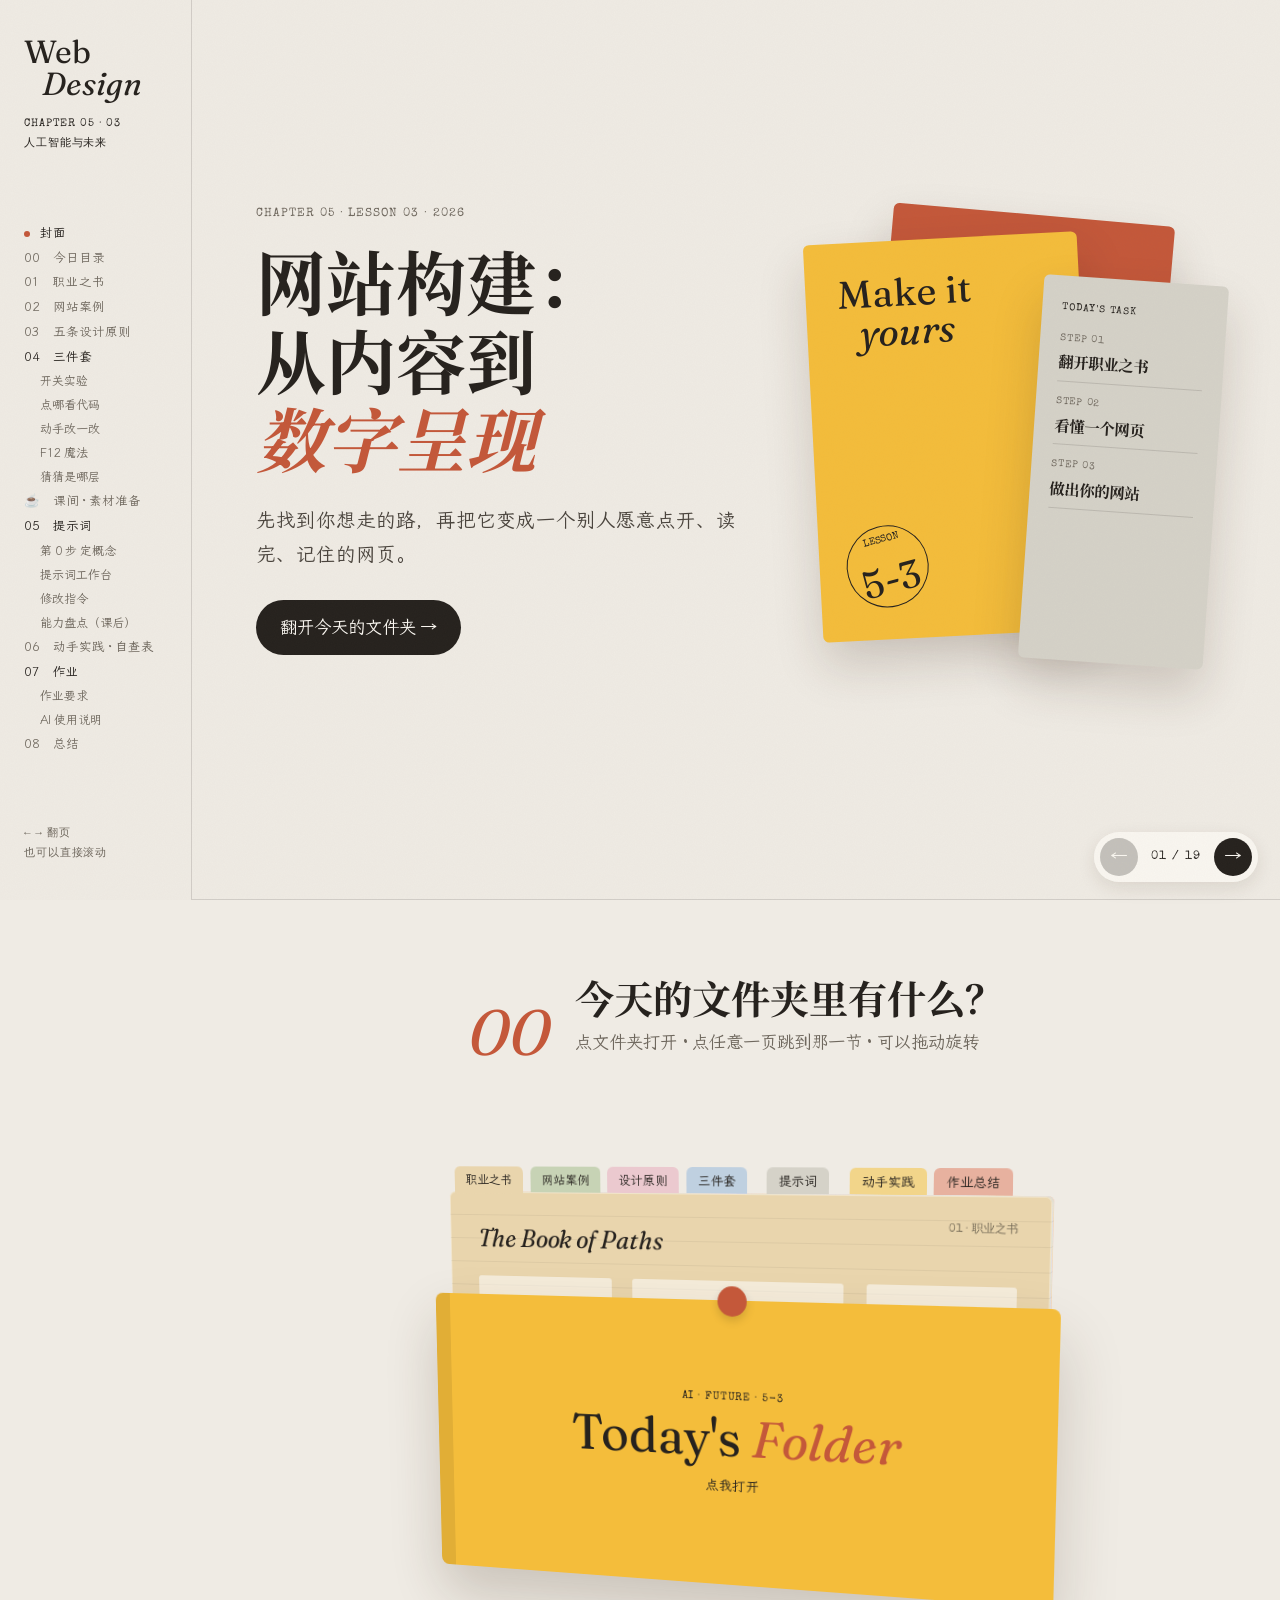
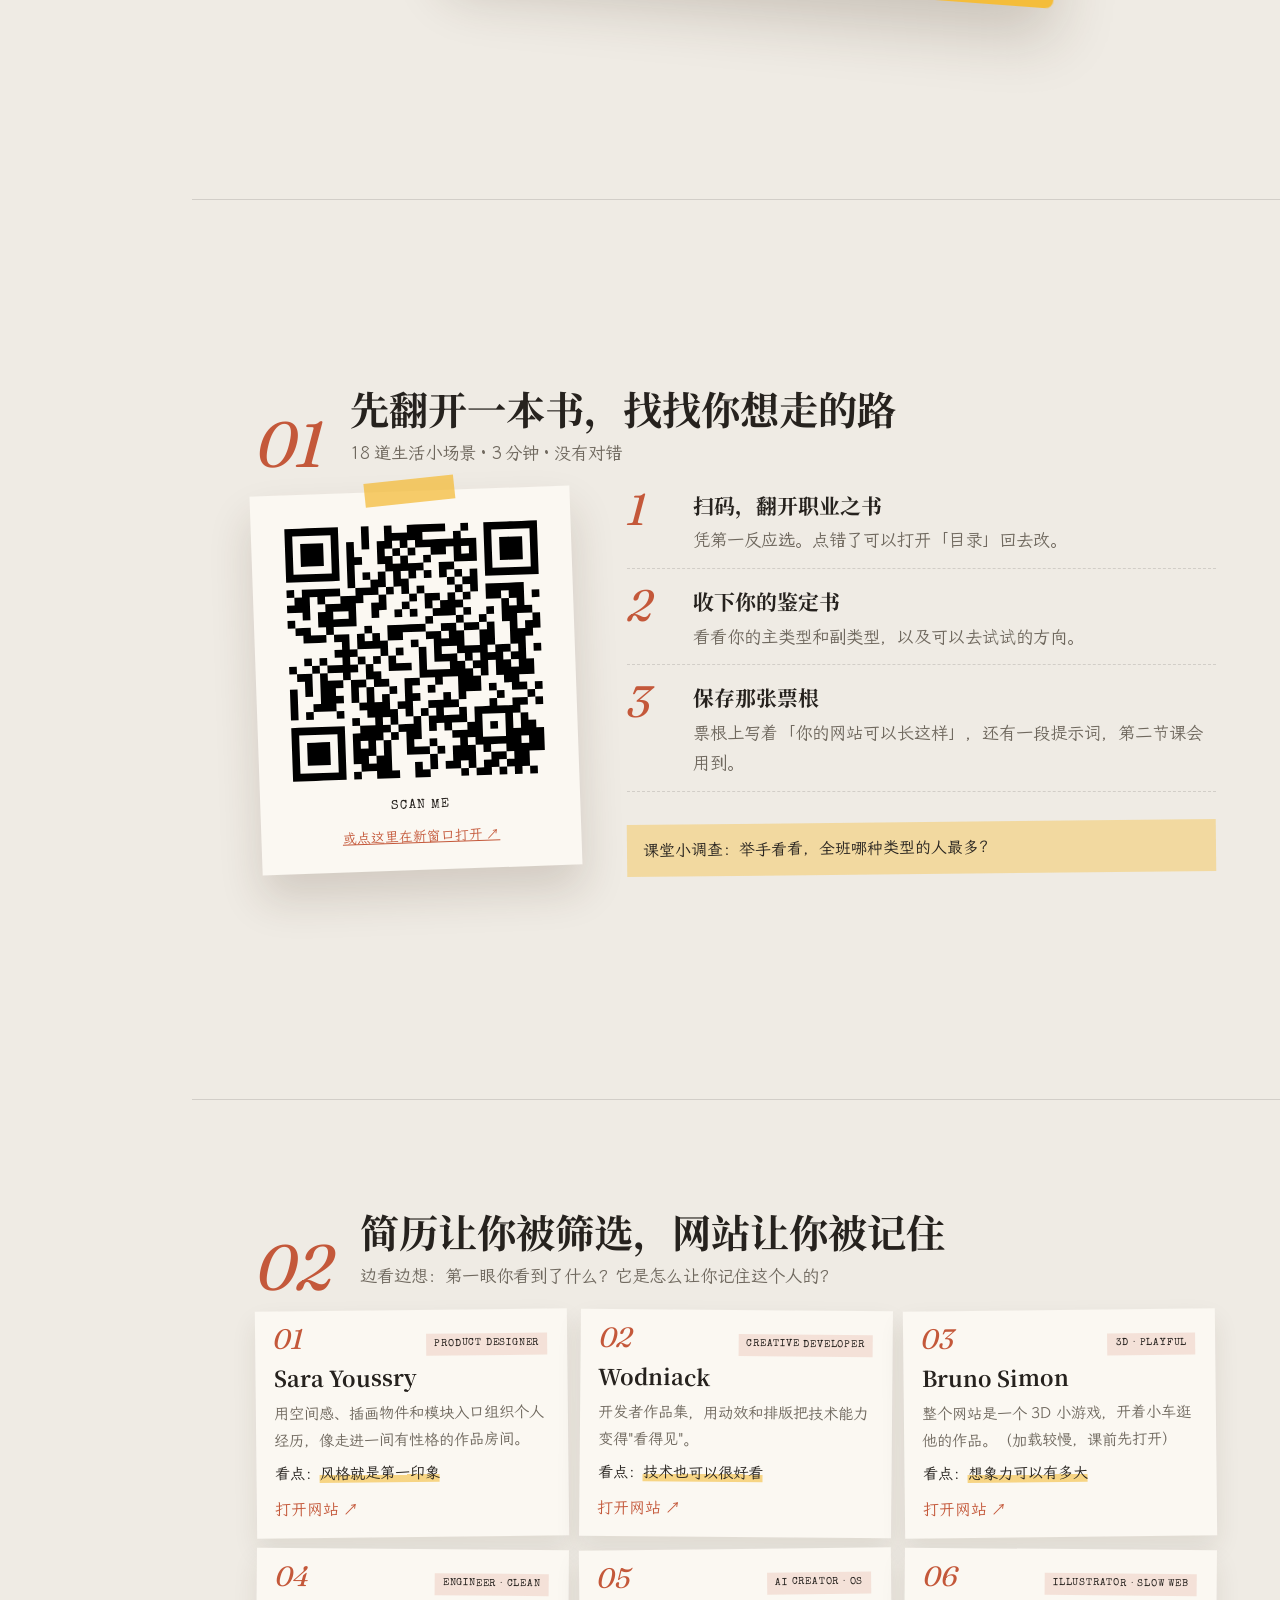
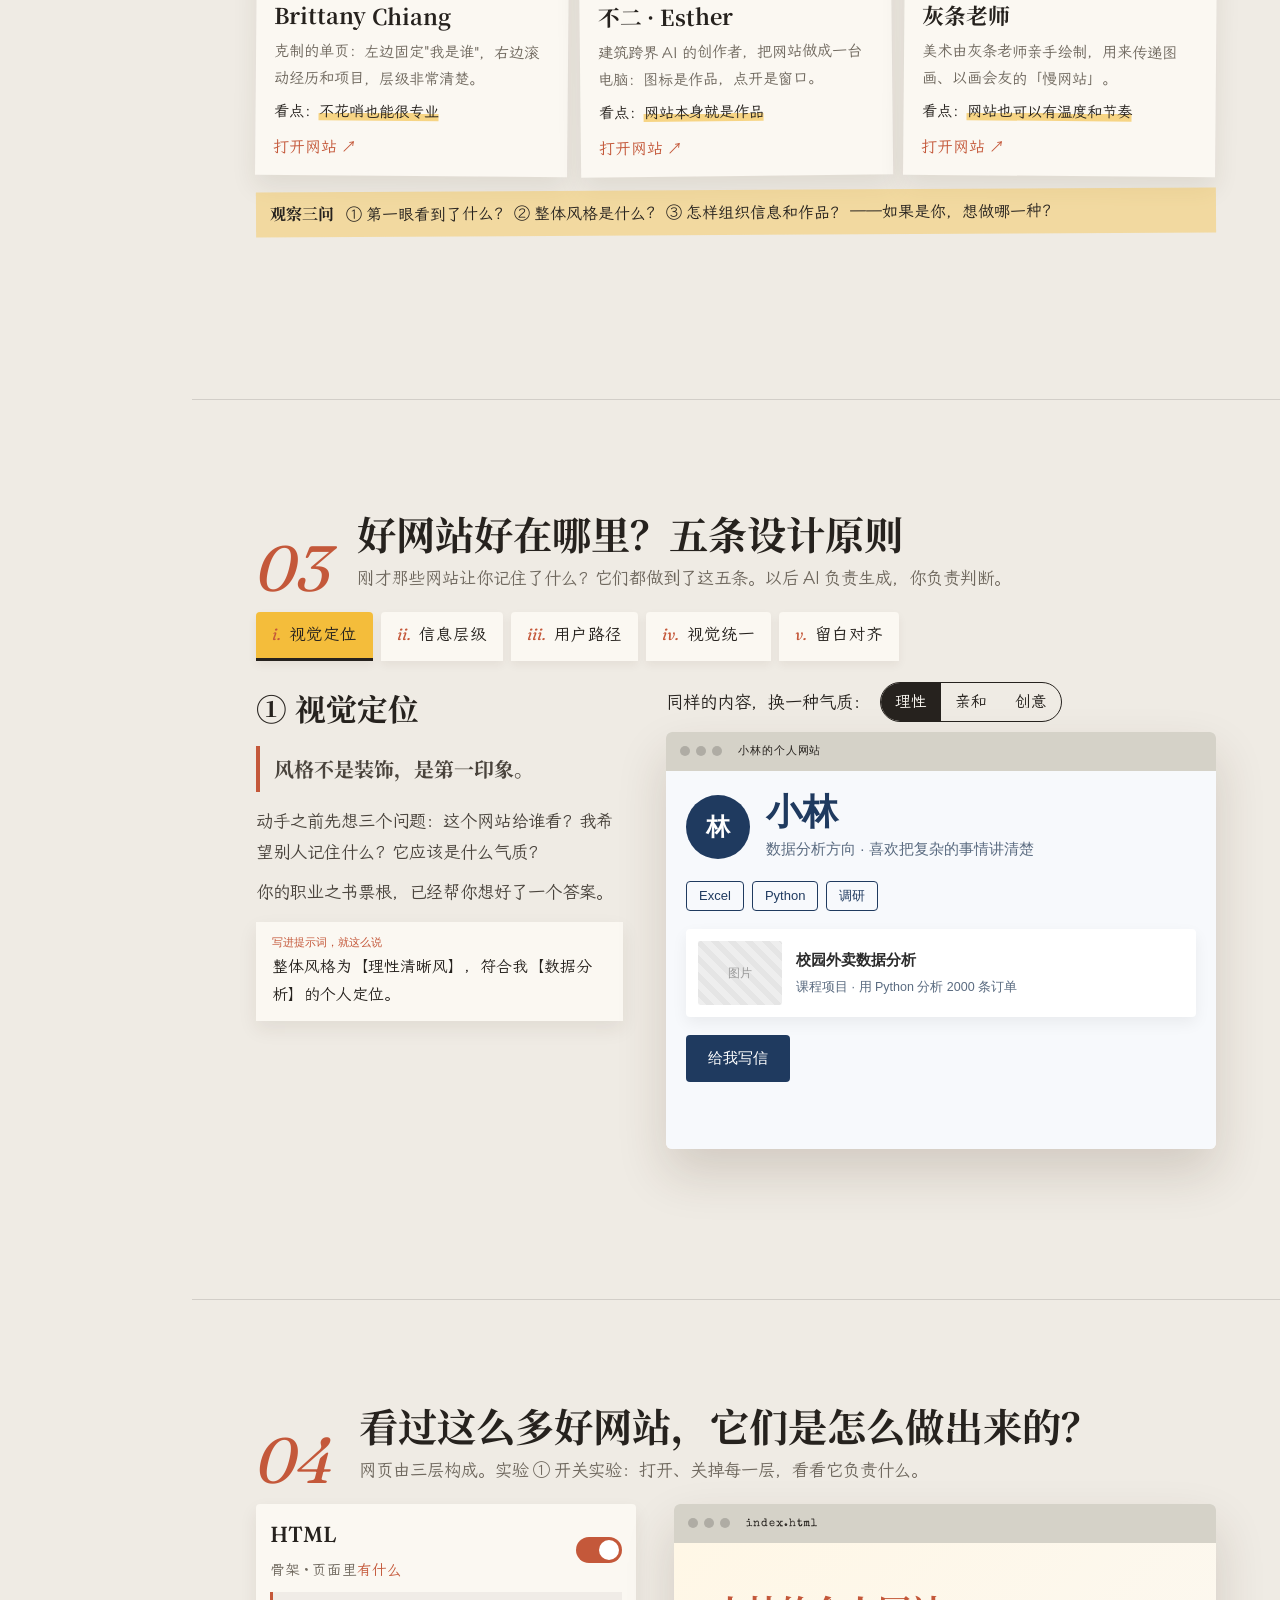
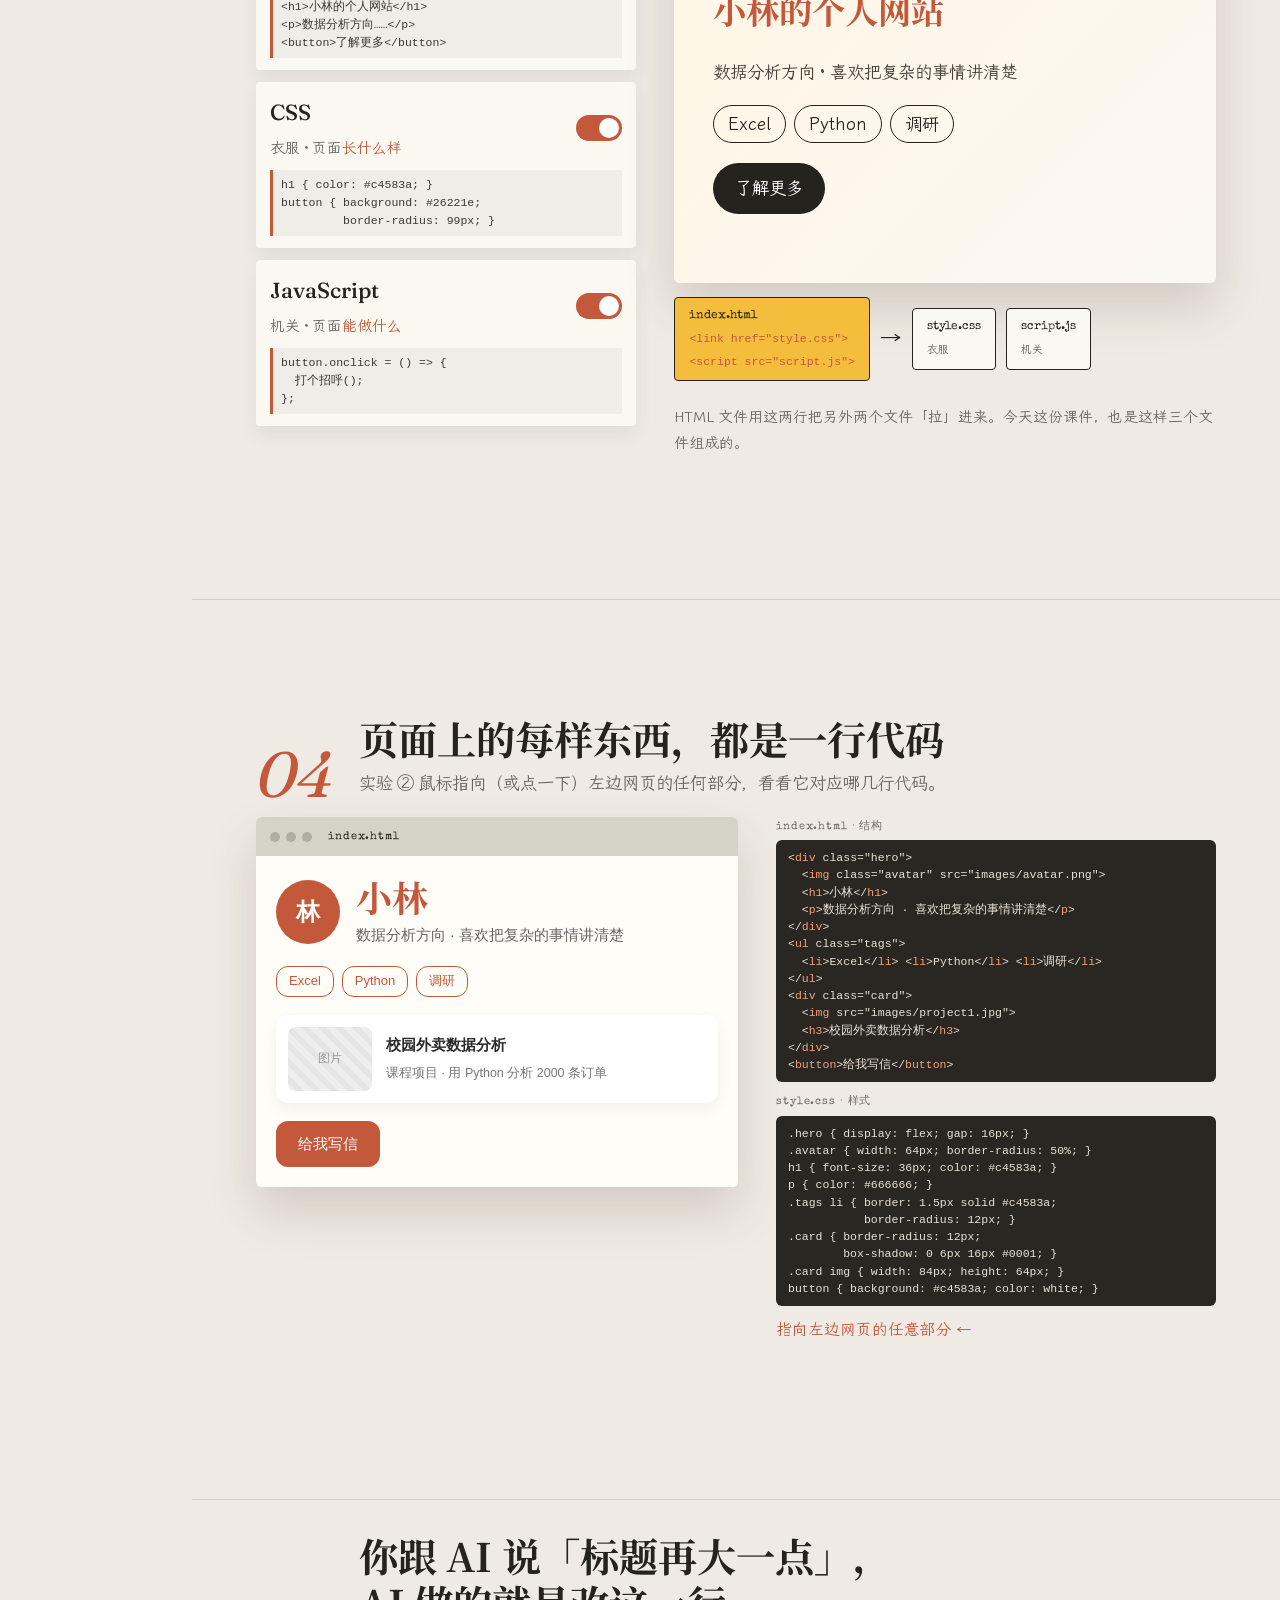
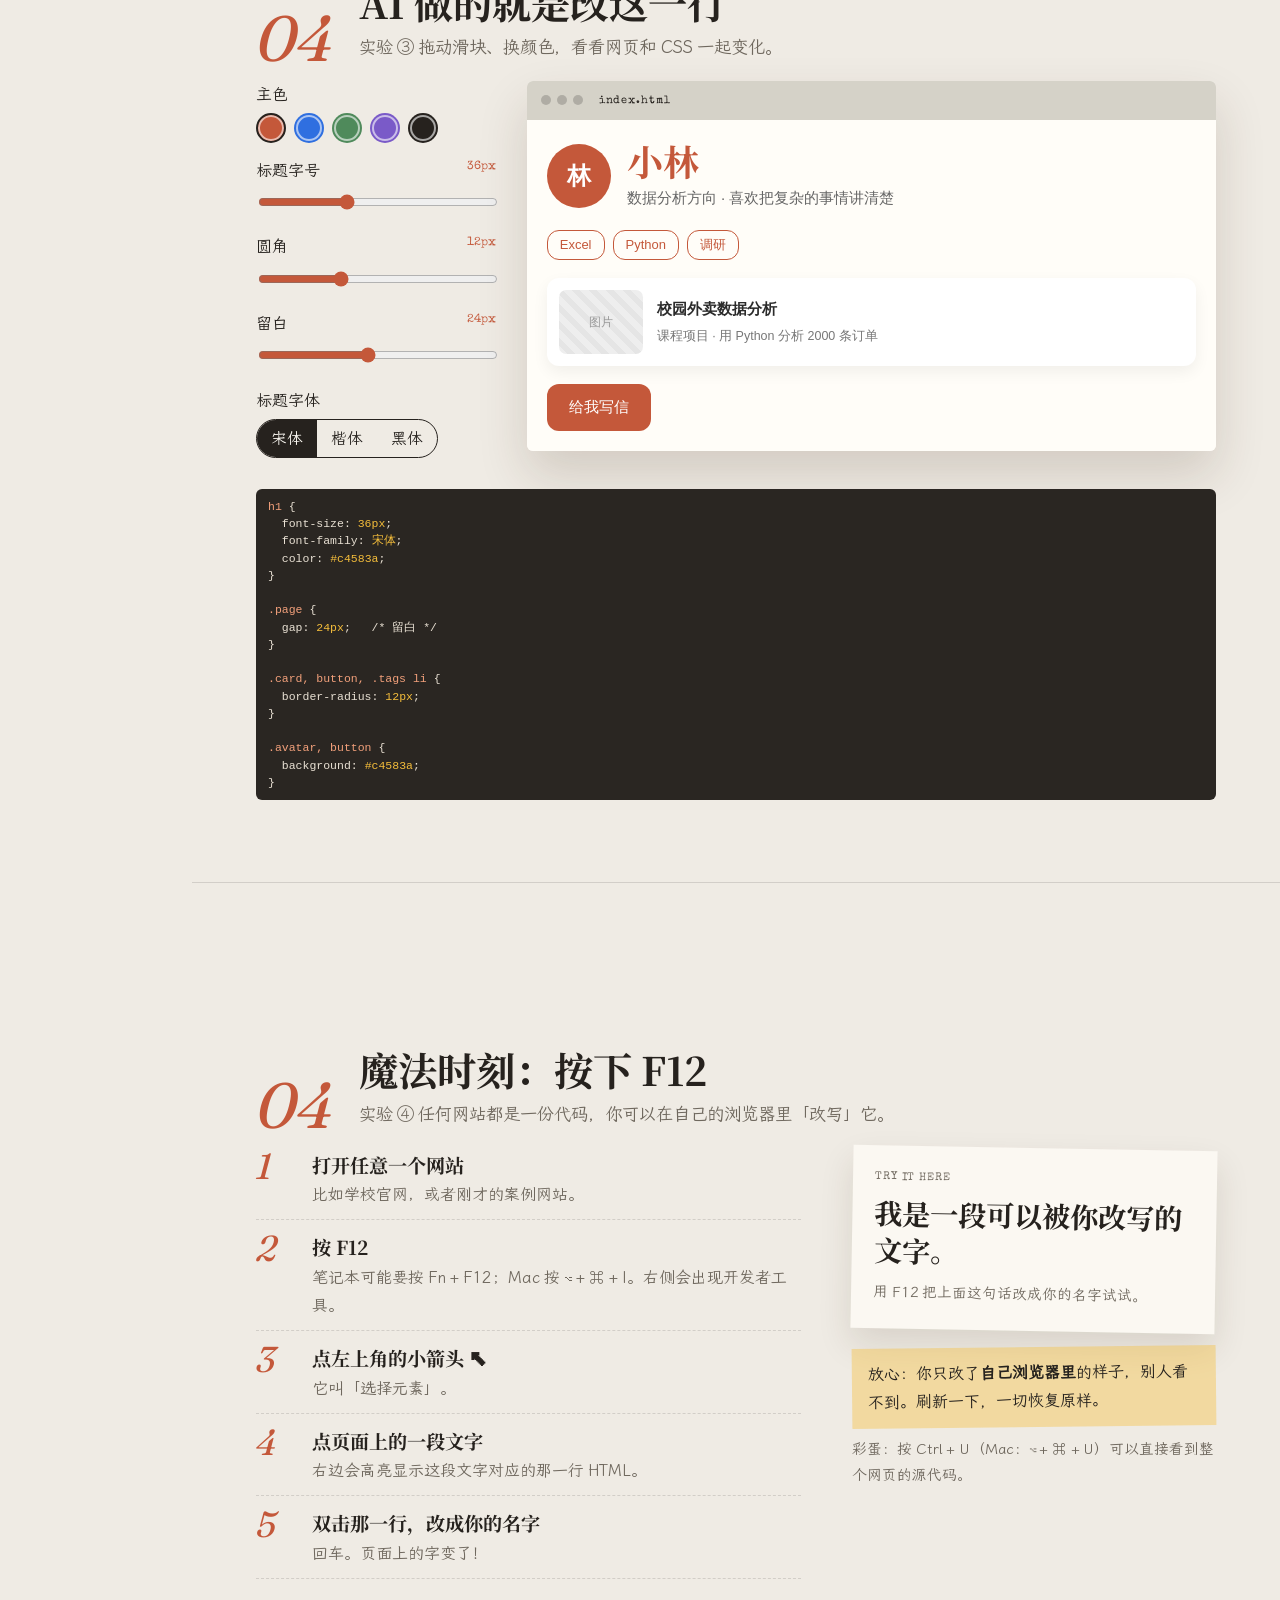
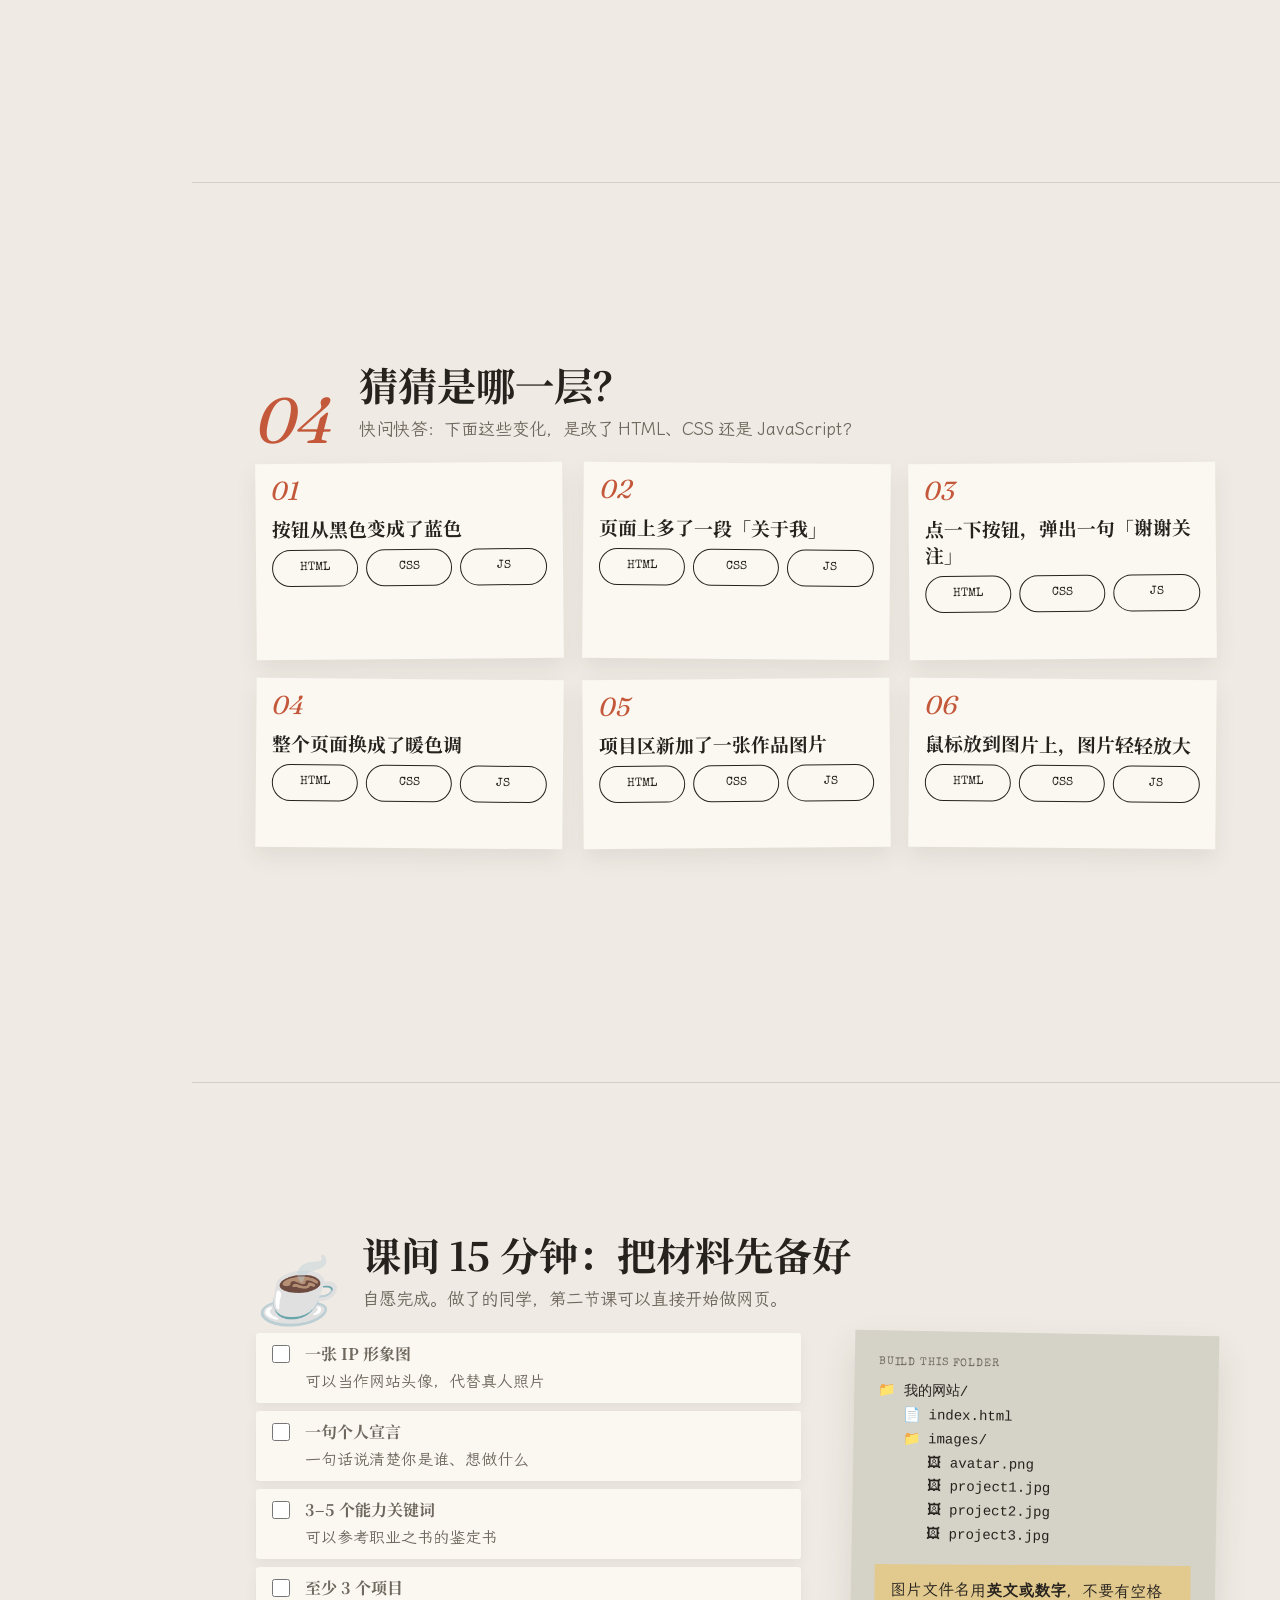
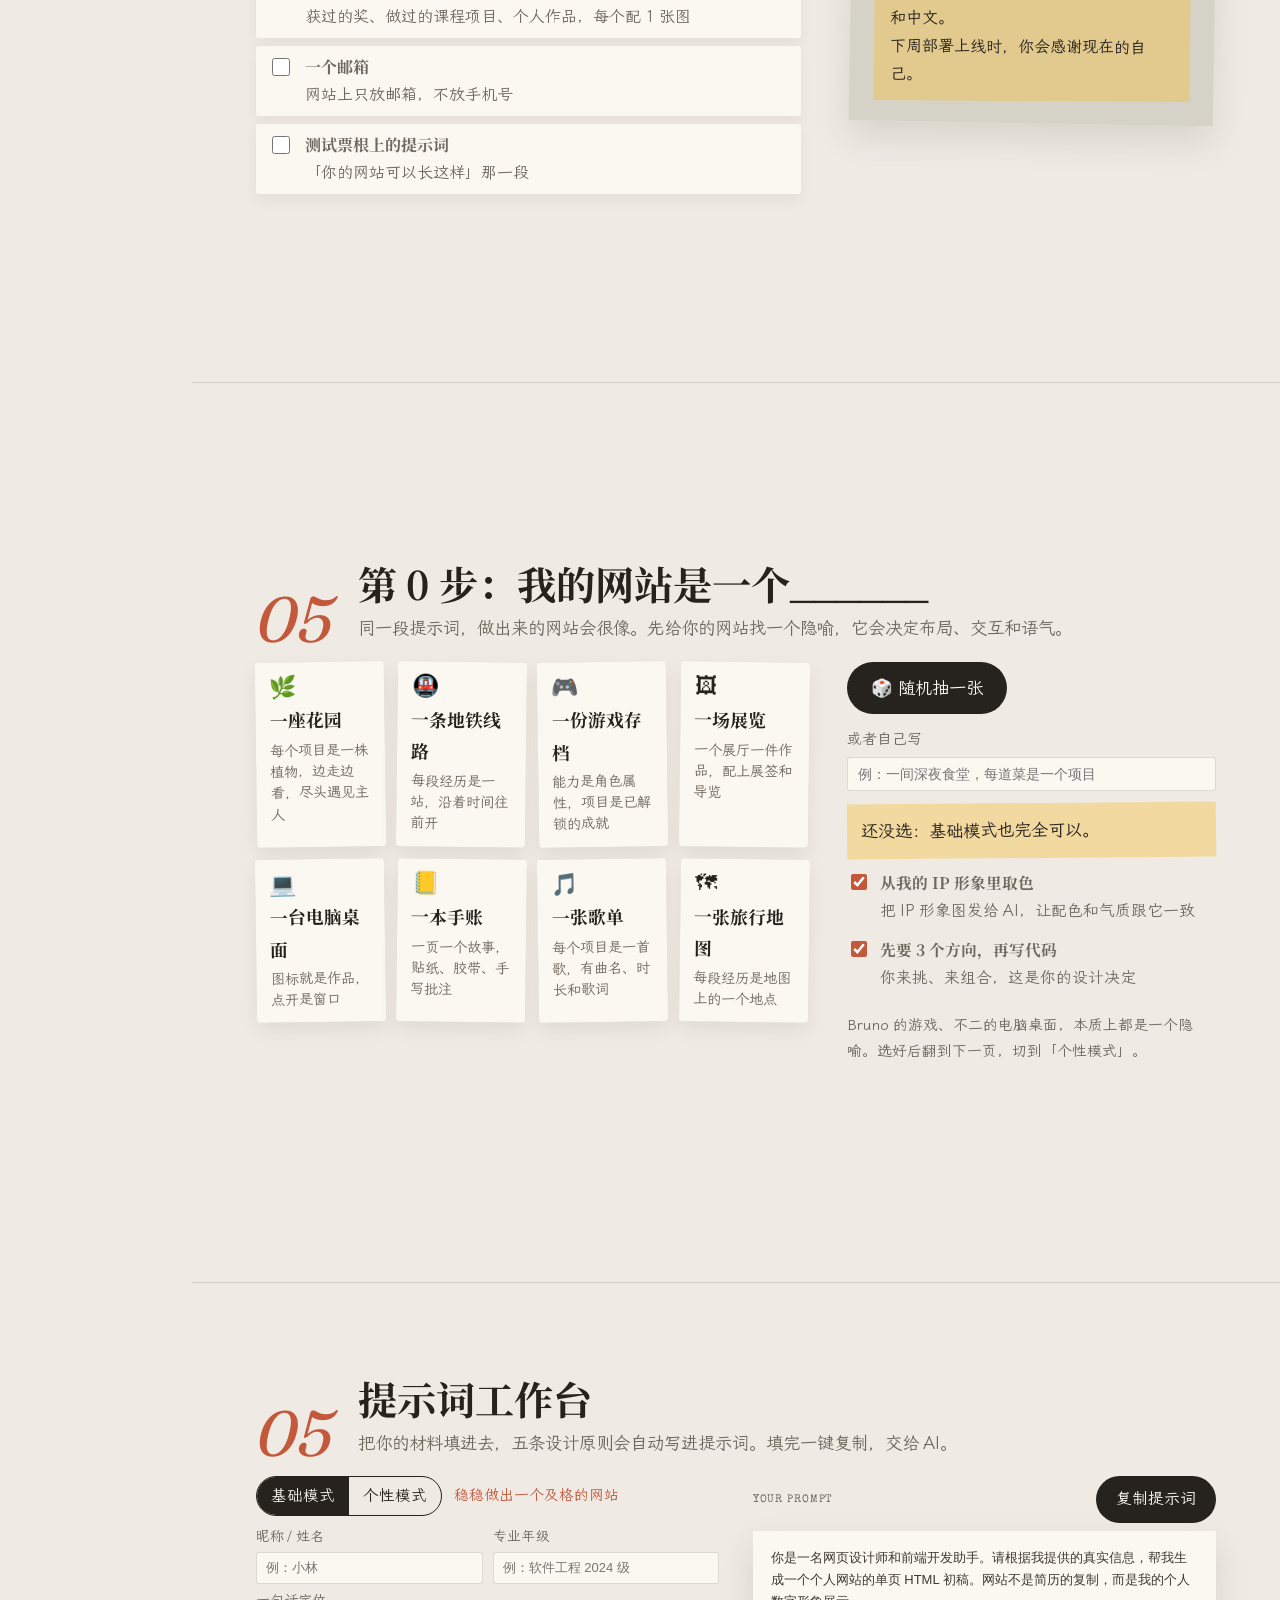
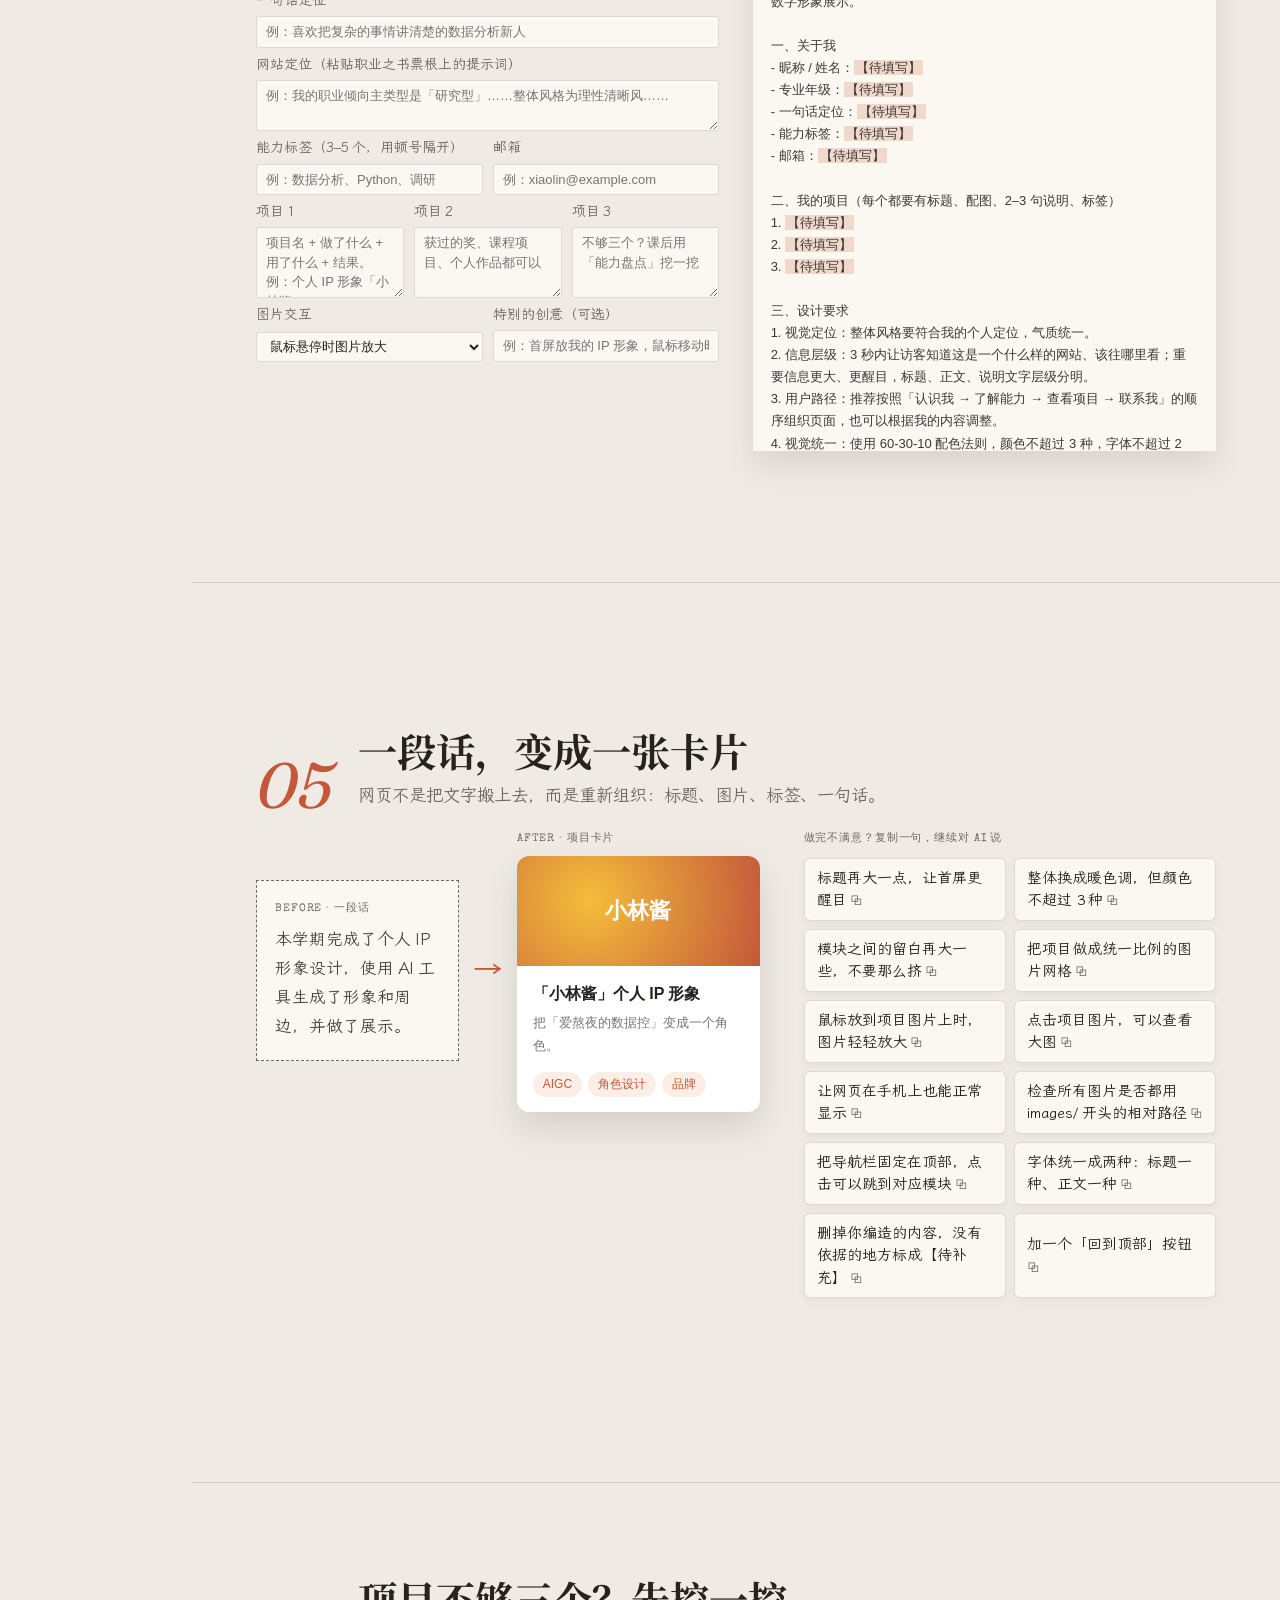
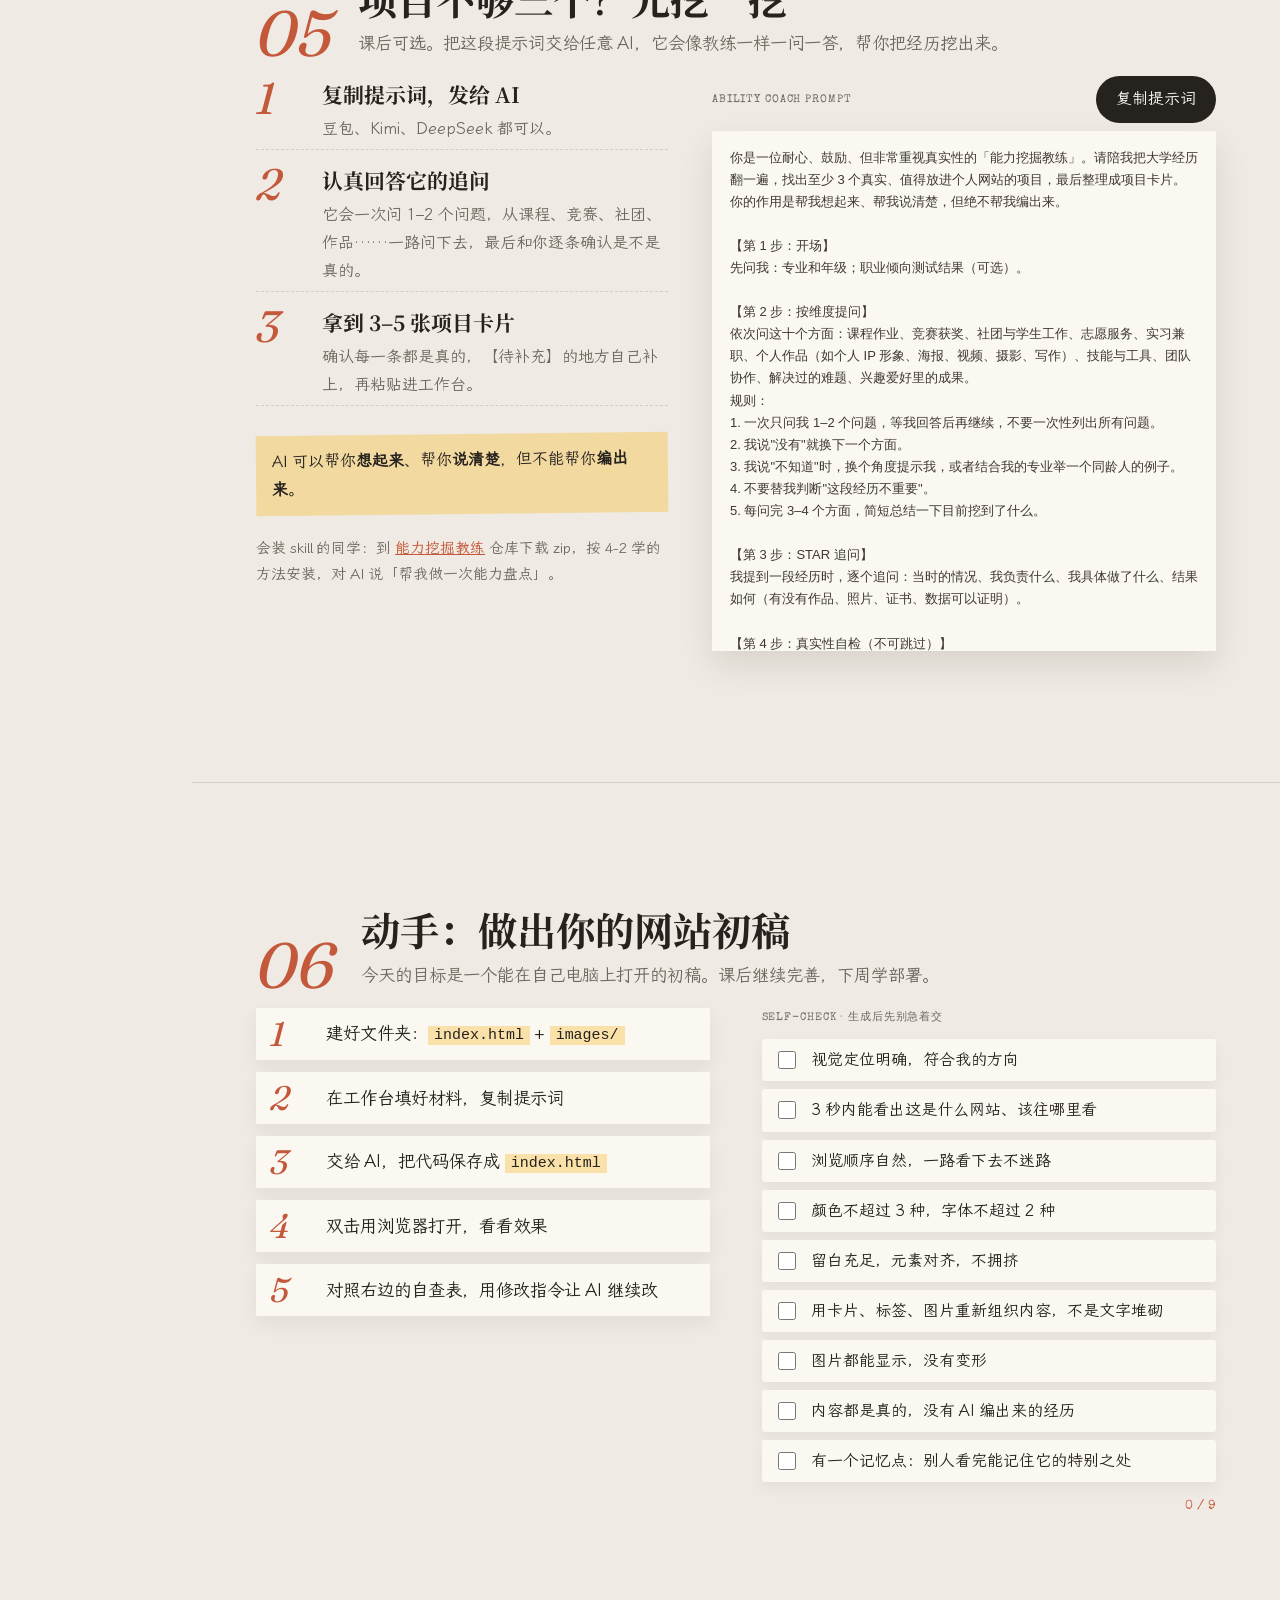
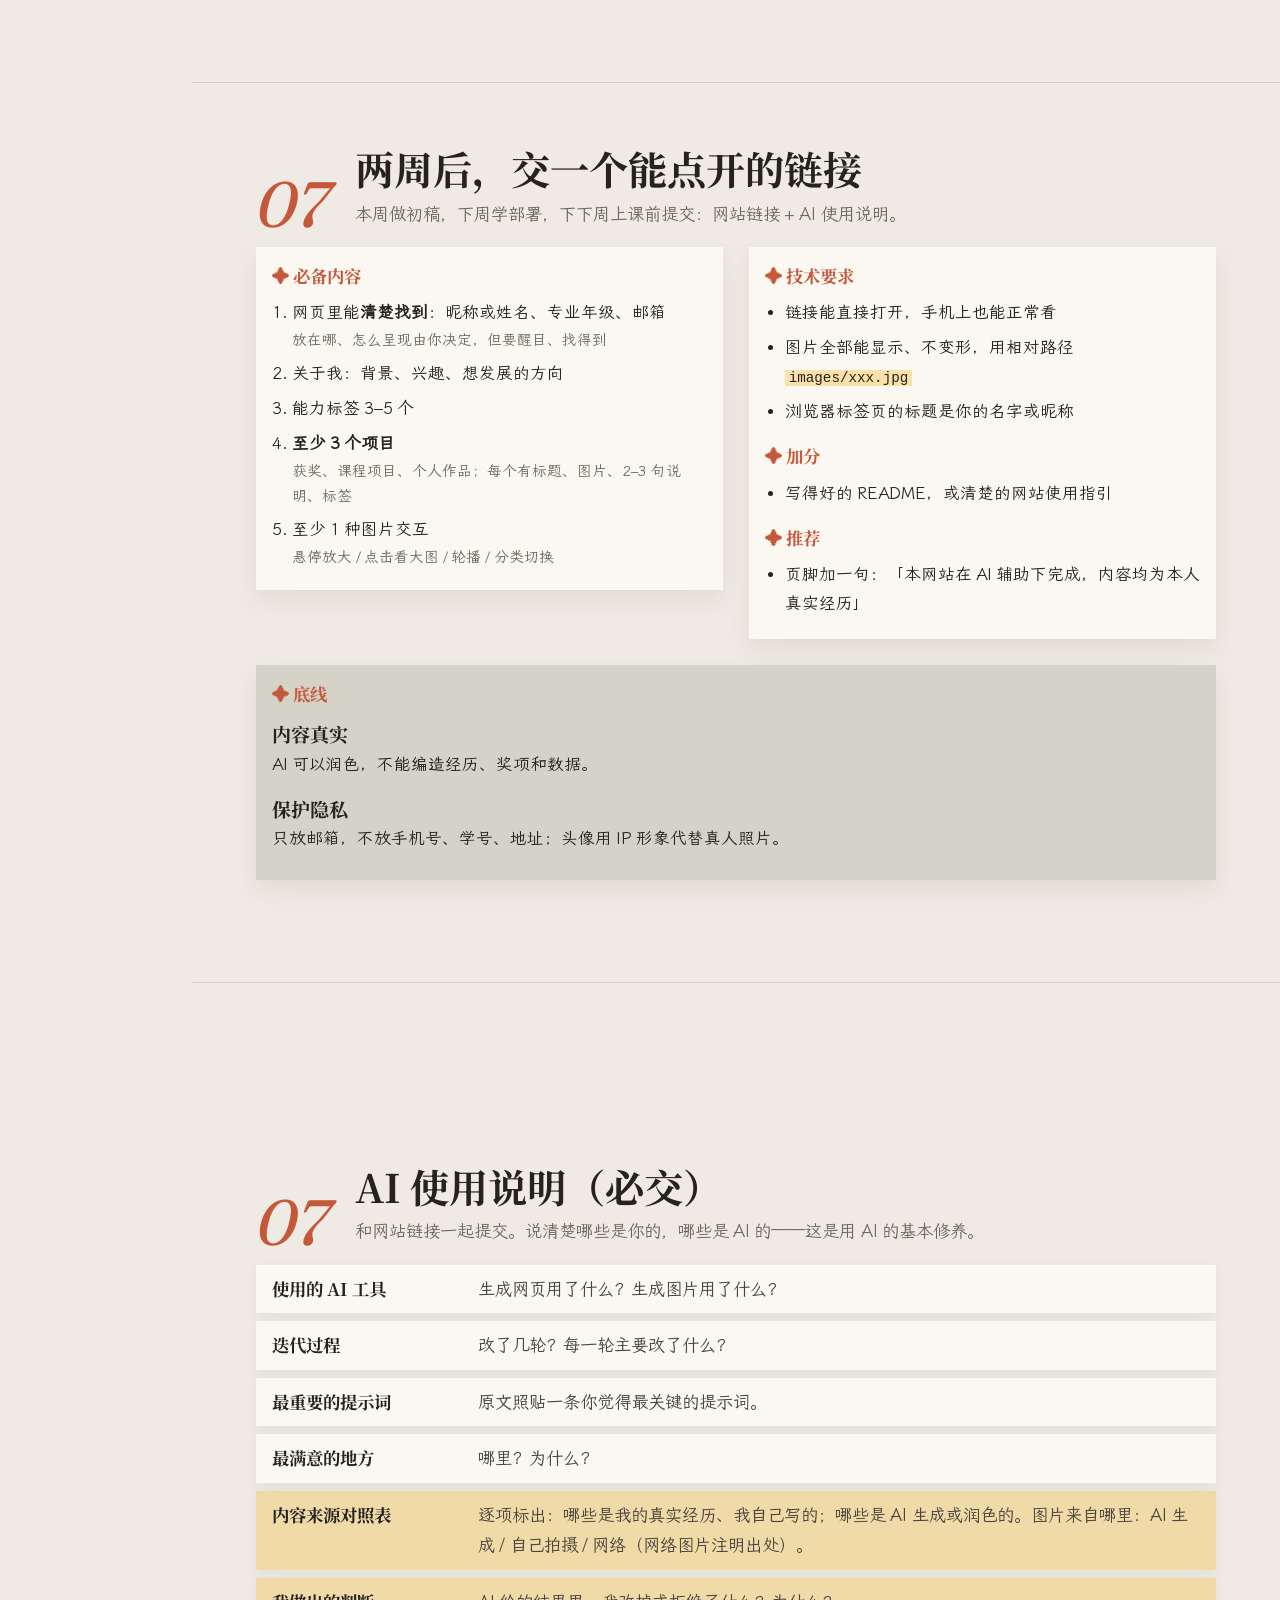
<file: index.html>
<!DOCTYPE html>
<html lang="zh-CN">
<head>
  <meta charset="UTF-8">
  <meta name="viewport" content="width=device-width, initial-scale=1.0">
  <title>网站构建 · 人工智能与未来 5-3</title>
  <link rel="stylesheet" href="fonts/fonts.css">
  <link rel="stylesheet" href="css/style.css">
</head>
<body>

  <aside class="side">
    <a class="side-brand" href="#s-cover">
      <b>Web<i>Design</i></b>
      <span class="type">CHAPTER 05 · 03<br>人工智能与未来</span>
    </a>
    <nav class="side-nav" id="sideNav" aria-label="课件目录"></nav>
    <p class="side-keys type">← → 翻页<br>也可以直接滚动</p>
  </aside>

  <header class="topbar">
    <b>Web <i>Design</i> · 5-3</b>
    <span id="topPos" class="type"></span>
  </header>

  <main id="deck">

    <!-- ============ 封面 ============ -->
    <section class="screen hero" id="s-cover" data-title="封面" data-no="">
      <div class="hero-copy">
        <p class="kicker type">CHAPTER 05 · LESSON 03 · 2026</p>
        <h1>网站构建：<br>从内容到<br><em>数字呈现</em></h1>
        <p class="lead">先找到你想走的路，再把它变成一个别人愿意点开、读完、记住的网页。</p>
        <button class="pill-btn" type="button" data-next>翻开今天的文件夹 →</button>
      </div>
      <div class="hero-stack" aria-hidden="true">
        <div class="hs-card red"></div>
        <div class="hs-card yellow"><b>Make it<br><i>yours</i></b><div class="stamp">LESSON<b>5-3</b></div></div>
        <div class="hs-card ticket">
          <p class="type">TODAY'S TASK</p>
          <dl><dt class="type">STEP 01</dt><dd>翻开职业之书</dd><dt class="type">STEP 02</dt><dd>看懂一个网页</dd><dt class="type">STEP 03</dt><dd>做出你的网站</dd></dl>
        </div>
      </div>
    </section>

    <!-- ============ 00 文件夹目录 ============ -->
    <section class="screen folder-screen" id="s-folder" data-title="今日目录" data-no="00">
      <div class="sec-head center">
        <span class="no">00</span>
        <div><h2>今天的文件夹里有什么？</h2><p>点文件夹打开 · 点任意一页跳到那一节 · 可以拖动旋转</p></div>
      </div>
      <div class="folder-scene" id="folderScene"><div class="rig" id="rig"></div></div>
    </section>

    <!-- ============ 01 职业之书 ============ -->
    <section class="screen" id="s-book" data-title="职业之书" data-no="01">
      <div class="sec-head">
        <span class="no">01</span>
        <div><h2>先翻开一本书，找找你想走的路</h2><p>18 道生活小场景 · 3 分钟 · 没有对错</p></div>
      </div>
      <div class="book-grid">
        <div class="qr-card">
          <div class="tape"></div>
          <img src="assets/test-qr.svg" alt="职业之书测试二维码">
          <p class="type">SCAN ME</p>
          <a href="test/" target="_blank" rel="noopener">或点这里在新窗口打开 ↗</a>
        </div>
        <div class="book-steps">
          <div class="step"><b>1</b><div><h3>扫码，翻开职业之书</h3><p>凭第一反应选。点错了可以打开「目录」回去改。</p></div></div>
          <div class="step"><b>2</b><div><h3>收下你的鉴定书</h3><p>看看你的主类型和副类型，以及可以去试试的方向。</p></div></div>
          <div class="step"><b>3</b><div><h3>保存那张票根</h3><p>票根上写着「你的网站可以长这样」，还有一段提示词，第二节课会用到。</p></div></div>
          <div class="note">课堂小调查：举手看看，全班哪种类型的人最多？</div>
        </div>
      </div>
    </section>

    <!-- ============ 02 网站案例 ============ -->
    <section class="screen" id="s-cases" data-title="网站案例" data-no="02">
      <div class="sec-head">
        <span class="no">02</span>
        <div><h2>简历让你被筛选，网站让你被记住</h2><p>边看边想：第一眼你看到了什么？它是怎么让你记住这个人的？</p></div>
      </div>
      <div class="cases">
        <article class="case">
          <span class="case-no">01</span><span class="tag type">PRODUCT DESIGNER</span>
          <h3>Sara Youssry</h3>
          <p>用空间感、插画物件和模块入口组织个人经历，像走进一间有性格的作品房间。</p>
          <p class="look">看点：<b>风格就是第一印象</b></p>
          <a href="https://sarayoussry.com/" target="_blank" rel="noopener">打开网站 ↗</a>
        </article>
        <article class="case">
          <span class="case-no">02</span><span class="tag type">CREATIVE DEVELOPER</span>
          <h3>Wodniack</h3>
          <p>开发者作品集，用动效和排版把技术能力变得"看得见"。</p>
          <p class="look">看点：<b>技术也可以很好看</b></p>
          <a href="https://wodniack.dev/" target="_blank" rel="noopener">打开网站 ↗</a>
        </article>
        <article class="case">
          <span class="case-no">03</span><span class="tag type">3D · PLAYFUL</span>
          <h3>Bruno Simon</h3>
          <p>整个网站是一个 3D 小游戏，开着小车逛他的作品。（加载较慢，课前先打开）</p>
          <p class="look">看点：<b>想象力可以有多大</b></p>
          <a href="https://bruno-simon.com/" target="_blank" rel="noopener">打开网站 ↗</a>
        </article>
        <article class="case">
          <span class="case-no">04</span><span class="tag type">ENGINEER · CLEAN</span>
          <h3>Brittany Chiang</h3>
          <p>克制的单页：左边固定"我是谁"，右边滚动经历和项目，层级非常清楚。</p>
          <p class="look">看点：<b>不花哨也能很专业</b></p>
          <a href="https://brittanychiang.com/" target="_blank" rel="noopener">打开网站 ↗</a>
        </article>
        <article class="case">
          <span class="case-no">05</span><span class="tag type">AI CREATOR · OS</span>
          <h3>不二 · Esther</h3>
          <p>建筑跨界 AI 的创作者，把网站做成一台电脑：图标是作品，点开是窗口。</p>
          <p class="look">看点：<b>网站本身就是作品</b></p>
          <a href="https://hiesther.me/" target="_blank" rel="noopener">打开网站 ↗</a>
        </article>
        <article class="case">
          <span class="case-no">06</span><span class="tag type">ILLUSTRATOR · SLOW WEB</span>
          <h3>灰条老师</h3>
          <p>美术由灰条老师亲手绘制，用来传递图画、以画会友的「慢网站」。</p>
          <p class="look">看点：<b>网站也可以有温度和节奏</b></p>
          <a href="https://huali-youxin.pages.dev/" target="_blank" rel="noopener">打开网站 ↗</a>
        </article>
      </div>
      <p class="note ask-strip"><b>观察三问</b>① 第一眼看到了什么？ ② 整体风格是什么？ ③ 怎样组织信息和作品？ ——如果是你，想做哪一种？</p>
    </section>

    <!-- ============ 03 设计原则 ============ -->
    <section class="screen" id="s-rules" data-title="五条设计原则" data-no="03">
      <div class="sec-head">
        <span class="no">03</span>
        <div><h2>好网站好在哪里？五条设计原则</h2><p>刚才那些网站让你记住了什么？它们都做到了这五条。以后 AI 负责生成，你负责判断。</p></div>
      </div>
      <div class="rule-tabs" id="ruleTabs" role="tablist"></div>
      <div class="rule-body">
        <div class="rule-text" id="ruleText"></div>
        <div class="rule-demo">
          <div class="rule-controls" id="ruleControls"></div>
          <div class="browser">
            <div class="bar"><i></i><i></i><i></i><span class="type">小林的个人网站</span></div>
            <div class="rd-stage" id="ruleStage"></div>
          </div>
        </div>
      </div>
    </section>

    <!-- ============ 04-1 开关实验 ============ -->
    <section class="screen" id="s-lab1" data-title="三件套 · 开关实验" data-no="04" data-group="三件套">
      <div class="sec-head">
        <span class="no">04</span>
        <div><h2>看过这么多好网站，它们是怎么做出来的？</h2><p>网页由三层构成。实验 ① 开关实验：打开、关掉每一层，看看它负责什么。</p></div>
      </div>
      <div class="lab">
        <div class="switches">
          <button class="sw on" type="button" data-layer="html">
            <span class="sw-top"><span><b>HTML</b><small>骨架 · 页面里<em>有什么</em></small></span><i class="knob"></i></span>
            <code class="sw-code">&lt;h1&gt;小林的个人网站&lt;/h1&gt;
&lt;p&gt;数据分析方向……&lt;/p&gt;
&lt;button&gt;了解更多&lt;/button&gt;</code>
          </button>
          <button class="sw on" type="button" data-layer="css">
            <span class="sw-top"><span><b>CSS</b><small>衣服 · 页面<em>长什么样</em></small></span><i class="knob"></i></span>
            <code class="sw-code">h1 { color: #c4583a; }
button { background: #26221e;
         border-radius: 99px; }</code>
          </button>
          <button class="sw on" type="button" data-layer="js">
            <span class="sw-top"><span><b>JavaScript</b><small>机关 · 页面<em>能做什么</em></small></span><i class="knob"></i></span>
            <code class="sw-code">button.onclick = () =&gt; {
  打个招呼();
};</code>
          </button>
        </div>
        <div class="lab-right">
          <div class="browser" id="lab1Browser">
            <div class="bar"><i></i><i></i><i></i><span class="type">index.html</span></div>
            <div class="demo styled" id="lab1Demo">
              <h4>小林的个人网站</h4>
              <p>数据分析方向 · 喜欢把复杂的事情讲清楚</p>
              <div class="tags"><span>Excel</span><span>Python</span><span>调研</span></div>
              <button type="button" id="lab1Btn">了解更多</button>
            </div>
            <div class="demo-empty">（没有 HTML，就什么都没有）</div>
          </div>
          <div class="files">
            <div class="file main"><b>index.html</b><code>&lt;link href="style.css"&gt;<br>&lt;script src="script.js"&gt;</code></div>
            <span class="arrow">→</span>
            <div class="file"><b>style.css</b><small>衣服</small></div>
            <div class="file"><b>script.js</b><small>机关</small></div>
          </div>
          <p class="aside-note">HTML 文件用这两行把另外两个文件「拉」进来。今天这份课件，也是这样三个文件组成的。</p>
        </div>
      </div>
    </section>

    <!-- ============ 04-2 点哪里看代码 ============ -->
    <section class="screen" id="s-lab2" data-title="三件套 · 点哪看代码" data-no="04" data-group="三件套">
      <div class="sec-head">
        <span class="no">04</span>
        <div><h2>页面上的每样东西，都是一行代码</h2><p>实验 ② 鼠标指向（或点一下）左边网页的任何部分，看看它对应哪几行代码。</p></div>
      </div>
      <div class="lab2">
        <div class="browser">
          <div class="bar"><i></i><i></i><i></i><span class="type">index.html</span></div>
          <div class="xl" id="lab2Site">
            <div class="xl-hero" data-part="hero">
              <div class="xl-avatar" data-part="avatar">林</div>
              <div>
                <h4 data-part="name">小林</h4>
                <p data-part="tagline">数据分析方向 · 喜欢把复杂的事情讲清楚</p>
              </div>
            </div>
            <div class="xl-tags" data-part="tags"><span>Excel</span><span>Python</span><span>调研</span></div>
            <div class="xl-card" data-part="card">
              <div class="xl-img" data-part="img">图片</div>
              <div><b>校园外卖数据分析</b><small>课程项目 · 用 Python 分析 2000 条订单</small></div>
            </div>
            <button type="button" class="xl-btn" data-part="btn">给我写信</button>
          </div>
        </div>
        <div class="code-panel">
          <p class="type cp-label">index.html · 结构</p>
          <pre class="code" id="lab2Html"></pre>
          <p class="type cp-label">style.css · 样式</p>
          <pre class="code" id="lab2Css"></pre>
          <p class="cp-hint" id="lab2Hint">指向左边网页的任意部分 ←</p>
        </div>
      </div>
    </section>

    <!-- ============ 04-3 动手改一改 ============ -->
    <section class="screen" id="s-lab3" data-title="三件套 · 动手改一改" data-no="04" data-group="三件套">
      <div class="sec-head">
        <span class="no">04</span>
        <div><h2>你跟 AI 说「标题再大一点」，<br>AI 做的就是改这一行</h2><p>实验 ③ 拖动滑块、换颜色，看看网页和 CSS 一起变化。</p></div>
      </div>
      <div class="lab3">
        <div class="controls">
          <div class="ctl"><label>主色</label><div class="swatches" id="ctlColor"></div></div>
          <div class="ctl"><label>标题字号 <output id="outSize">36px</output></label><input type="range" id="ctlSize" min="20" max="64" value="36"></div>
          <div class="ctl"><label>圆角 <output id="outRadius">12px</output></label><input type="range" id="ctlRadius" min="0" max="36" value="12"></div>
          <div class="ctl"><label>留白 <output id="outGap">24px</output></label><input type="range" id="ctlGap" min="4" max="48" value="24"></div>
          <div class="ctl"><label>标题字体</label>
            <div class="seg" id="ctlFont">
              <button type="button" class="on" data-font="serif">宋体</button>
              <button type="button" data-font="hand">楷体</button>
              <button type="button" data-font="sans">黑体</button>
            </div>
          </div>
        </div>
        <div class="browser">
          <div class="bar"><i></i><i></i><i></i><span class="type">index.html</span></div>
          <div class="xl live" id="lab3Site">
            <div class="xl-hero">
              <div class="xl-avatar">林</div>
              <div><h4>小林</h4><p>数据分析方向 · 喜欢把复杂的事情讲清楚</p></div>
            </div>
            <div class="xl-tags"><span>Excel</span><span>Python</span><span>调研</span></div>
            <div class="xl-card"><div class="xl-img">图片</div><div><b>校园外卖数据分析</b><small>课程项目 · 用 Python 分析 2000 条订单</small></div></div>
            <button type="button" class="xl-btn">给我写信</button>
          </div>
        </div>
        <pre class="code live-css" id="lab3Css"></pre>
      </div>
    </section>

    <!-- ============ 04-4 F12 ============ -->
    <section class="screen" id="s-lab4" data-title="三件套 · F12 魔法" data-no="04" data-group="三件套">
      <div class="sec-head">
        <span class="no">04</span>
        <div><h2>魔法时刻：按下 F12</h2><p>实验 ④ 任何网站都是一份代码，你可以在自己的浏览器里「改写」它。</p></div>
      </div>
      <div class="f12">
        <ol class="f12-steps">
          <li><b>1</b><div><h3>打开任意一个网站</h3><p>比如学校官网，或者刚才的案例网站。</p></div></li>
          <li><b>2</b><div><h3>按 F12</h3><p>笔记本可能要按 Fn + F12；Mac 按 ⌥ + ⌘ + I。右侧会出现开发者工具。</p></div></li>
          <li><b>3</b><div><h3>点左上角的小箭头 ⬉</h3><p>它叫「选择元素」。</p></div></li>
          <li><b>4</b><div><h3>点页面上的一段文字</h3><p>右边会高亮显示这段文字对应的那一行 HTML。</p></div></li>
          <li><b>5</b><div><h3>双击那一行，改成你的名字</h3><p>回车。页面上的字变了！</p></div></li>
        </ol>
        <div class="f12-side">
          <div class="try-card">
            <p class="type">TRY IT HERE</p>
            <p class="try-text" id="tryText">我是一段可以被你改写的文字。</p>
            <small>用 F12 把上面这句话改成你的名字试试。</small>
          </div>
          <div class="note">放心：你只改了<b>自己浏览器里</b>的样子，别人看不到。刷新一下，一切恢复原样。</div>
          <p class="aside-note">彩蛋：按 Ctrl + U（Mac：⌥ + ⌘ + U）可以直接看到整个网页的源代码。</p>
        </div>
      </div>
    </section>

    <!-- ============ 04-5 小测 ============ -->
    <section class="screen" id="s-quiz" data-title="三件套 · 猜猜是哪层" data-no="04" data-group="三件套">
      <div class="sec-head">
        <span class="no">04</span>
        <div><h2>猜猜是哪一层？</h2><p>快问快答：下面这些变化，是改了 HTML、CSS 还是 JavaScript？</p></div>
      </div>
      <div class="quiz" id="quiz"></div>
      <p class="quiz-score" id="quizScore"></p>
    </section>

    <!-- ============ 课间 ============ -->
    <section class="screen" id="s-break" data-title="课间 · 素材准备" data-no="☕">
      <div class="sec-head">
        <span class="no">☕</span>
        <div><h2>课间 15 分钟：把材料先备好</h2><p>自愿完成。做了的同学，第二节课可以直接开始做网页。</p></div>
      </div>
      <div class="break-grid">
        <div class="checklist" id="breakList">
          <label><input type="checkbox"><span><b>一张 IP 形象图</b>可以当作网站头像，代替真人照片</span></label>
          <label><input type="checkbox"><span><b>一句个人宣言</b>一句话说清楚你是谁、想做什么</span></label>
          <label><input type="checkbox"><span><b>3–5 个能力关键词</b>可以参考职业之书的鉴定书</span></label>
          <label><input type="checkbox"><span><b>至少 3 个项目</b>获过的奖、做过的课程项目、个人作品，每个配 1 张图</span></label>
          <label><input type="checkbox"><span><b>一个邮箱</b>网站上只放邮箱，不放手机号</span></label>
          <label><input type="checkbox"><span><b>测试票根上的提示词</b>「你的网站可以长这样」那一段</span></label>
        </div>
        <div class="folder-tree">
          <p class="type">BUILD THIS FOLDER</p>
          <pre>📁 我的网站/
   📄 index.html
   📁 images/
      🖼 avatar.png
      🖼 project1.jpg
      🖼 project2.jpg
      🖼 project3.jpg</pre>
          <div class="note">图片文件名用<b>英文或数字</b>，不要有空格和中文。<br>下周部署上线时，你会感谢现在的自己。</div>
        </div>
      </div>
    </section>

    
    <!-- ============ 05-1 提示词工作台 ============ -->
    <section class="screen" id="s-concept" data-title="提示词 · 第 0 步 定概念" data-no="05" data-group="提示词">
      <div class="sec-head">
        <span class="no">05</span>
        <div><h2>第 0 步：我的网站是一个______</h2><p>同一段提示词，做出来的网站会很像。先给你的网站找一个隐喻，它会决定布局、交互和语气。</p></div>
      </div>
      <div class="concept">
        <div class="meta-cards" id="metaCards"></div>
        <div class="concept-side">
          <button class="ink-btn draw" type="button" id="drawBtn">🎲 随机抽一张</button>
          <label class="own">或者自己写<input id="ownMeta" placeholder="例：一间深夜食堂，每道菜是一个项目" autocomplete="off"></label>
          <div class="picked" id="pickedMeta">还没选：基础模式也完全可以。</div>
          <label class="opt-line"><input type="checkbox" id="optIp" checked><span><b>从我的 IP 形象里取色</b>把 IP 形象图发给 AI，让配色和气质跟它一致</span></label>
          <label class="opt-line"><input type="checkbox" id="optThree" checked><span><b>先要 3 个方向，再写代码</b>你来挑、来组合，这是你的设计决定</span></label>
          <p class="aside-note">Bruno 的游戏、不二的电脑桌面，本质上都是一个隐喻。选好后翻到下一页，切到「个性模式」。</p>
        </div>
      </div>
    </section>

    <section class="screen" id="s-studio" data-title="提示词工作台" data-no="05" data-group="提示词">
      <div class="sec-head">
        <span class="no">05</span>
        <div><h2>提示词工作台</h2><p>把你的材料填进去，五条设计原则会自动写进提示词。填完一键复制，交给 AI。</p></div>
      </div>
      <div class="studio">
        <form class="studio-form" id="studioForm" autocomplete="off">
          <div class="mode-row">
            <div class="seg" id="modeSeg"><button type="button" class="on" data-mode="basic">基础模式</button><button type="button" data-mode="custom">个性模式</button></div>
            <span class="mode-tip" id="modeTip">稳稳做出一个及格的网站</span>
          </div>
          <div class="f-row">
            <label>昵称 / 姓名<input name="name" placeholder="例：小林"></label>
            <label>专业年级<input name="major" placeholder="例：软件工程 2024 级"></label>
          </div>
          <label>一句话定位<input name="slogan" placeholder="例：喜欢把复杂的事情讲清楚的数据分析新人"></label>
          <label>网站定位（粘贴职业之书票根上的提示词）<textarea name="style" rows="2" placeholder="例：我的职业倾向主类型是「研究型」……整体风格为理性清晰风……"></textarea></label>
          <div class="f-row">
            <label>能力标签（3–5 个，用顿号隔开）<input name="skills" placeholder="例：数据分析、Python、调研"></label>
            <label>邮箱<input name="email" placeholder="例：xiaolin@example.com"></label>
          </div>
          <div class="f-row three">
            <label>项目 1<textarea name="p1" rows="3" placeholder="项目名 + 做了什么 + 用了什么 + 结果。例：个人 IP 形象「小林酱」……"></textarea></label>
            <label>项目 2<textarea name="p2" rows="3" placeholder="获过的奖、课程项目、个人作品都可以"></textarea></label>
            <label>项目 3<textarea name="p3" rows="3" placeholder="不够三个？课后用「能力盘点」挖一挖"></textarea></label>
          </div>
          <div class="f-row">
            <label>图片交互
              <select name="interact">
                <option>鼠标悬停时图片放大</option>
                <option>点击图片查看大图</option>
                <option>作品图片轮播</option>
                <option>作品按类别切换</option>
              </select>
            </label>
            <label>特别的创意（可选）<input name="idea" placeholder="例：首屏放我的 IP 形象，鼠标移动时它会眨眼"></label>
          </div>
        </form>
        <div class="studio-out">
          <div class="out-head"><p class="type">YOUR PROMPT</p><button class="ink-btn" type="button" id="copyPrompt">复制提示词</button></div>
          <pre class="prompt-out" id="promptOut"></pre>
        </div>
      </div>
    </section>

    <!-- ============ 05-2 项目卡片 & 修改指令 ============ -->
    <section class="screen" id="s-cards" data-title="项目卡片 · 修改指令" data-no="05" data-group="提示词">
      <div class="sec-head">
        <span class="no">05</span>
        <div><h2>一段话，变成一张卡片</h2><p>网页不是把文字搬上去，而是重新组织：标题、图片、标签、一句话。</p></div>
      </div>
      <div class="cards-grid">
        <div class="vs">
          <div class="vs-before">
            <p class="type">BEFORE · 一段话</p>
            <p>本学期完成了个人 IP 形象设计，使用 AI 工具生成了形象和周边，并做了展示。</p>
          </div>
          <span class="vs-arrow">→</span>
          <div class="vs-after">
            <p class="type">AFTER · 项目卡片</p>
            <div class="pcard">
              <div class="pcard-img"><span>小林酱</span></div>
              <div class="pcard-body">
                <b>「小林酱」个人 IP 形象</b>
                <p>把「爱熬夜的数据控」变成一个角色。</p>
                <div class="pcard-tags"><span>AIGC</span><span>角色设计</span><span>品牌</span></div>
              </div>
            </div>
          </div>
        </div>
        <div class="fixes">
          <p class="type">做完不满意？复制一句，继续对 AI 说</p>
          <div class="fix-list" id="fixList"></div>
        </div>
      </div>
    </section>

    <!-- ============ 05-3 能力盘点 ============ -->
    <section class="screen" id="s-dig" data-title="能力盘点（课后）" data-no="05" data-group="提示词">
      <div class="sec-head">
        <span class="no">05</span>
        <div><h2>项目不够三个？先挖一挖</h2><p>课后可选。把这段提示词交给任意 AI，它会像教练一样一问一答，帮你把经历挖出来。</p></div>
      </div>
      <div class="dig">
        <div class="dig-left">
          <div class="step"><b>1</b><div><h3>复制提示词，发给 AI</h3><p>豆包、Kimi、DeepSeek 都可以。</p></div></div>
          <div class="step"><b>2</b><div><h3>认真回答它的追问</h3><p>它会一次问 1–2 个问题，从课程、竞赛、社团、作品……一路问下去，最后和你逐条确认是不是真的。</p></div></div>
          <div class="step"><b>3</b><div><h3>拿到 3–5 张项目卡片</h3><p>确认每一条都是真的，【待补充】的地方自己补上，再粘贴进工作台。</p></div></div>
          <div class="note">AI 可以帮你<b>想起来</b>、帮你<b>说清楚</b>，但不能帮你<b>编出来</b>。</div>
          <p class="aside-note">会装 skill 的同学：到 <a href="https://github.com/RongchenTang/capability-mining-coach" target="_blank" rel="noopener">能力挖掘教练</a> 仓库下载 zip，按 4-2 学的方法安装，对 AI 说「帮我做一次能力盘点」。</p>
        </div>
        <div class="dig-right">
          <div class="out-head"><p class="type">ABILITY COACH PROMPT</p><button class="ink-btn" type="button" data-copy="digPrompt">复制提示词</button></div>
          <pre class="prompt-out" id="digPrompt"></pre>
        </div>
      </div>
    </section>

    <!-- ============ 06 动手实践 ============ -->
    <section class="screen" id="s-make" data-title="动手实践 · 自查表" data-no="06">
      <div class="sec-head">
        <span class="no">06</span>
        <div><h2>动手：做出你的网站初稿</h2><p>今天的目标是一个能在自己电脑上打开的初稿。课后继续完善，下周学部署。</p></div>
      </div>
      <div class="make">
        <ol class="make-steps">
          <li><b>1</b><span>建好文件夹：<code>index.html</code> + <code>images/</code></span></li>
          <li><b>2</b><span>在工作台填好材料，复制提示词</span></li>
          <li><b>3</b><span>交给 AI，把代码保存成 <code>index.html</code></span></li>
          <li><b>4</b><span>双击用浏览器打开，看看效果</span></li>
          <li><b>5</b><span>对照右边的自查表，用修改指令让 AI 继续改</span></li>
        </ol>
        <div class="checklist self" id="selfList">
          <p class="type">SELF-CHECK · 生成后先别急着交</p>
          <label><input type="checkbox"><span>视觉定位明确，符合我的方向</span></label>
          <label><input type="checkbox"><span>3 秒内能看出这是什么网站、该往哪里看</span></label>
          <label><input type="checkbox"><span>浏览顺序自然，一路看下去不迷路</span></label>
          <label><input type="checkbox"><span>颜色不超过 3 种，字体不超过 2 种</span></label>
          <label><input type="checkbox"><span>留白充足，元素对齐，不拥挤</span></label>
          <label><input type="checkbox"><span>用卡片、标签、图片重新组织内容，不是文字堆砌</span></label>
          <label><input type="checkbox"><span>图片都能显示，没有变形</span></label>
          <label><input type="checkbox"><span>内容都是真的，没有 AI 编出来的经历</span></label>
          <label><input type="checkbox"><span>有一个记忆点：别人看完能记住它的特别之处</span></label>
          <p class="self-count" id="selfCount">0 / 9</p>
        </div>
      </div>
    </section>

    <!-- ============ 07-1 作业要求 ============ -->
    <section class="screen" id="s-hw" data-title="作业要求" data-no="07" data-group="作业">
      <div class="sec-head">
        <span class="no">07</span>
        <div><h2>两周后，交一个能点开的链接</h2><p>本周做初稿，下周学部署，下下周上课前提交：网站链接 + AI 使用说明。</p></div>
      </div>
      <div class="hw">
        <div class="hw-col">
          <h3>✦ 必备内容</h3>
          <ol>
            <li>网页里能<b>清楚找到</b>：昵称或姓名、专业年级、邮箱<small>放在哪、怎么呈现由你决定，但要醒目、找得到</small></li>
            <li>关于我：背景、兴趣、想发展的方向</li>
            <li>能力标签 3–5 个</li>
            <li><b>至少 3 个项目</b><small>获奖、课程项目、个人作品；每个有标题、图片、2–3 句说明、标签</small></li>
            <li>至少 1 种图片交互<small>悬停放大 / 点击看大图 / 轮播 / 分类切换</small></li>
          </ol>
        </div>
        <div class="hw-col">
          <h3>✦ 技术要求</h3>
          <ul>
            <li>链接能直接打开，手机上也能正常看</li>
            <li>图片全部能显示、不变形，用相对路径 <code>images/xxx.jpg</code></li>
            <li>浏览器标签页的标题是你的名字或昵称</li>
          </ul>
          <h3>✦ 加分</h3>
          <ul><li>写得好的 README，或清楚的网站使用指引</li></ul>
          <h3>✦ 推荐</h3>
          <ul><li>页脚加一句：「本网站在 AI 辅助下完成，内容均为本人真实经历」</li></ul>
        </div>
        <div class="hw-col line">
          <h3>✦ 底线</h3>
          <div class="bottom-line"><b>内容真实</b>AI 可以润色，不能编造经历、奖项和数据。</div>
          <div class="bottom-line"><b>保护隐私</b>只放邮箱，不放手机号、学号、地址；头像用 IP 形象代替真人照片。</div>
        </div>
      </div>
    </section>

    <!-- ============ 07-2 AI 使用说明 ============ -->
    <section class="screen" id="s-report" data-title="AI 使用说明" data-no="07" data-group="作业">
      <div class="sec-head">
        <span class="no">07</span>
        <div><h2>AI 使用说明（必交）</h2><p>和网站链接一起提交。说清楚哪些是你的，哪些是 AI 的——这是用 AI 的基本修养。</p></div>
      </div>
      <div class="report">
        <div class="report-row"><b>使用的 AI 工具</b><span>生成网页用了什么？生成图片用了什么？</span></div>
        <div class="report-row"><b>迭代过程</b><span>改了几轮？每一轮主要改了什么？</span></div>
        <div class="report-row"><b>最重要的提示词</b><span>原文照贴一条你觉得最关键的提示词。</span></div>
        <div class="report-row"><b>最满意的地方</b><span>哪里？为什么？</span></div>
        <div class="report-row hl"><b>内容来源对照表</b><span>逐项标出：哪些是我的真实经历、我自己写的；哪些是 AI 生成或润色的。图片来自哪里：AI 生成 / 自己拍摄 / 网络（网络图片注明出处）。</span></div>
        <div class="report-row hl"><b>我做出的判断</b><span>AI 给的结果里，我改掉或拒绝了什么？为什么？</span></div>
      </div>
      <p class="aside-note center">这份说明也是期末作业的一次预演。</p>
    </section>

    <!-- ============ 08 总结 ============ -->
    <section class="screen final" id="s-end" data-title="总结" data-no="08">
      <div class="sec-head">
        <span class="no">08</span>
        <div><h2>今天，从内容走到了网页</h2><p>下一站：让全世界都能打开它。</p></div>
      </div>
      <div class="recap">
        <div class="recap-card"><span>01</span><h3>认识自己</h3><p>翻开职业之书，找到想走的路</p></div>
        <div class="recap-card"><span>02</span><h3>学会欣赏</h3><p>定位 · 层级 · 路径 · 统一 · 留白</p></div>
        <div class="recap-card"><span>03</span><h3>看懂网页</h3><p>HTML 骨架 · CSS 衣服 · JS 机关</p></div>
        <div class="recap-card"><span>04</span><h3>让 AI 生成</h3><p>写清楚提示词，再一轮轮修改</p></div>
      </div>
      <div class="next-up">
        <div class="ticket-mini"><p class="type">NEXT WEEK</p><b>部署上线</b><small>把网页发布出去，得到你的专属链接</small></div>
        <div class="ticket-mini"><p class="type">CHAPTER 06</p><b>AI 工作流 · Vibe Coding · 调试与智能体</b><small>从做一个网页，走向做一个应用</small></div>
      </div>
      <p class="closing">AI 可以帮助我们生成网页，<br>但真正决定网页质量的，是人的<em>结构意识</em>、<em>审美判断</em>和<em>迭代能力</em>。</p>
    </section>

  </main>

  <div class="turn" id="turn" aria-hidden="true"><div class="turn-sheet"><span class="type" id="turnNo"></span><b id="turnTitle"></b></div></div>
  <div class="pager">
    <button type="button" id="prevBtn" aria-label="上一节">←</button>
    <span id="pagerPos" class="type"></span>
    <button type="button" id="nextBtn" aria-label="下一节">→</button>
  </div>
  <div class="toast" id="toast" role="status"></div>

  <script src="js/deck.js"></script>
  <script src="js/lab.js"></script>
  <script src="js/studio.js"></script>
</body>
</html>
</file>
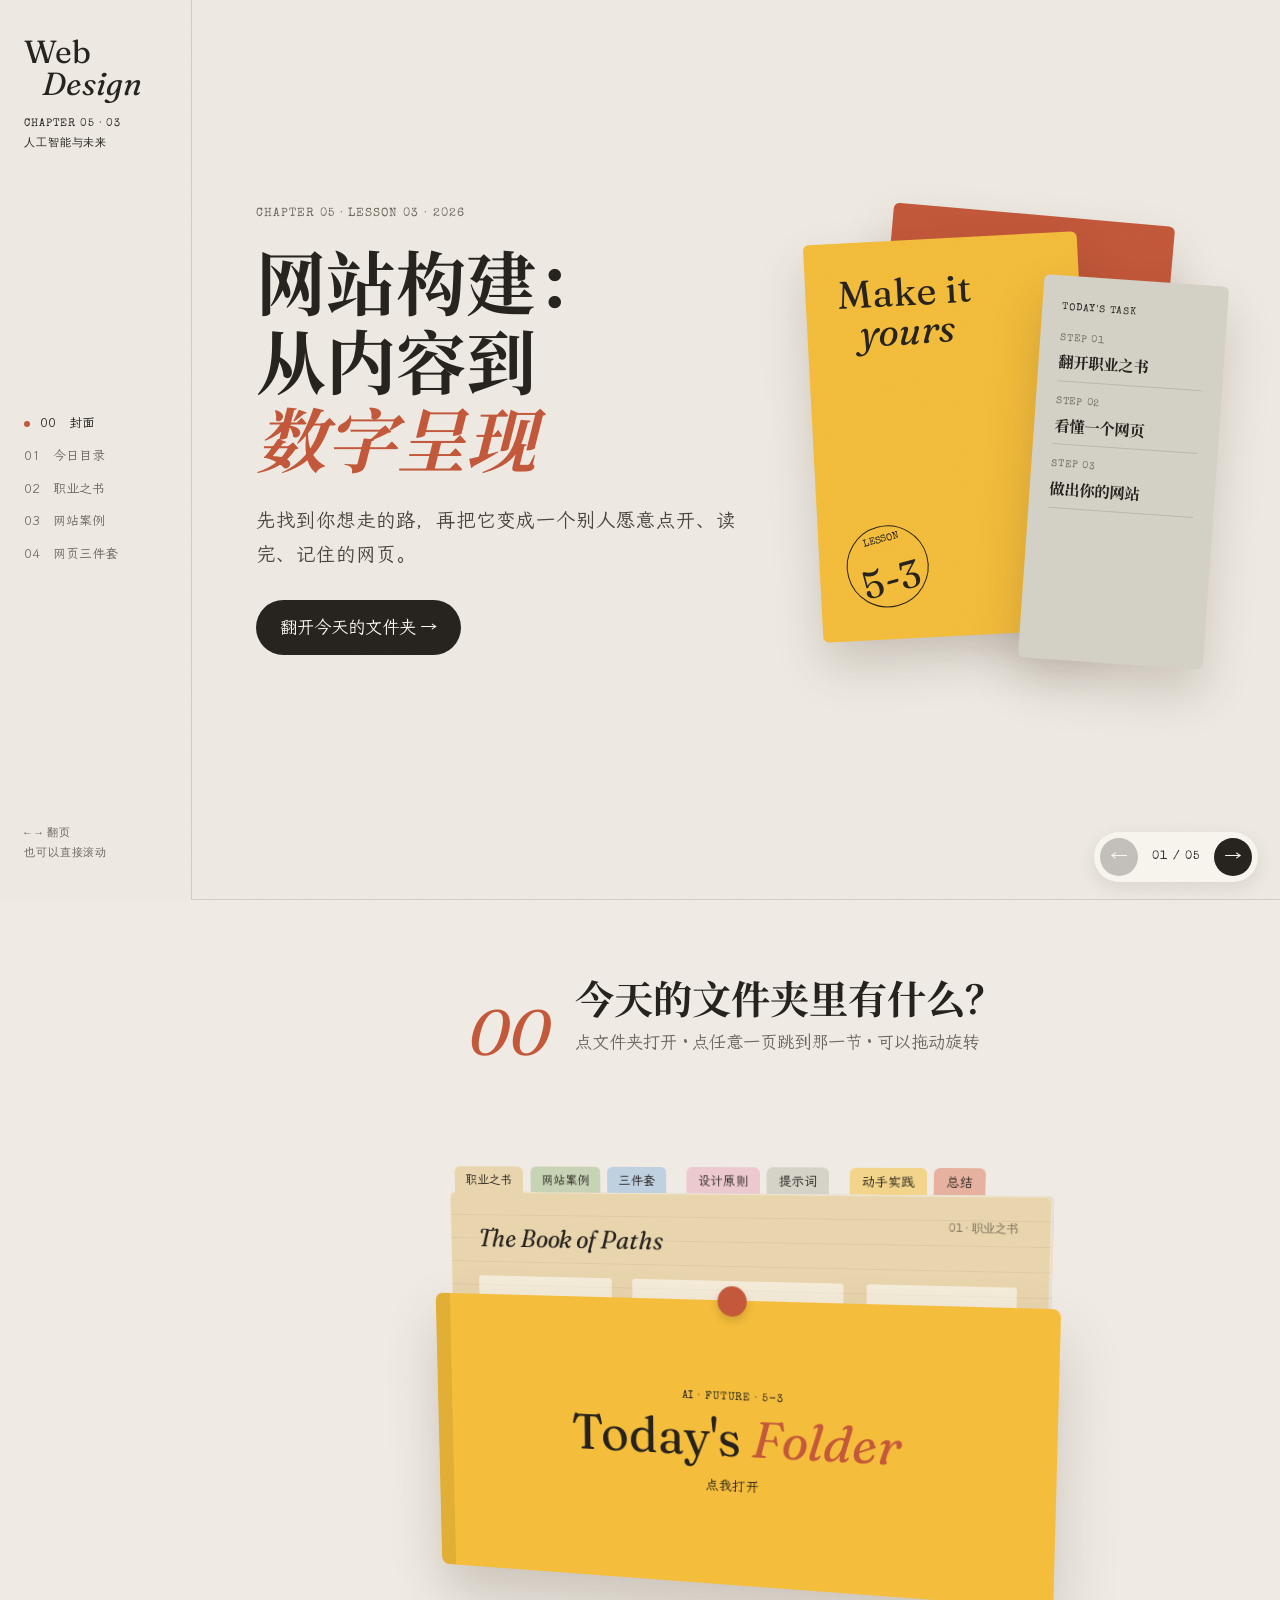
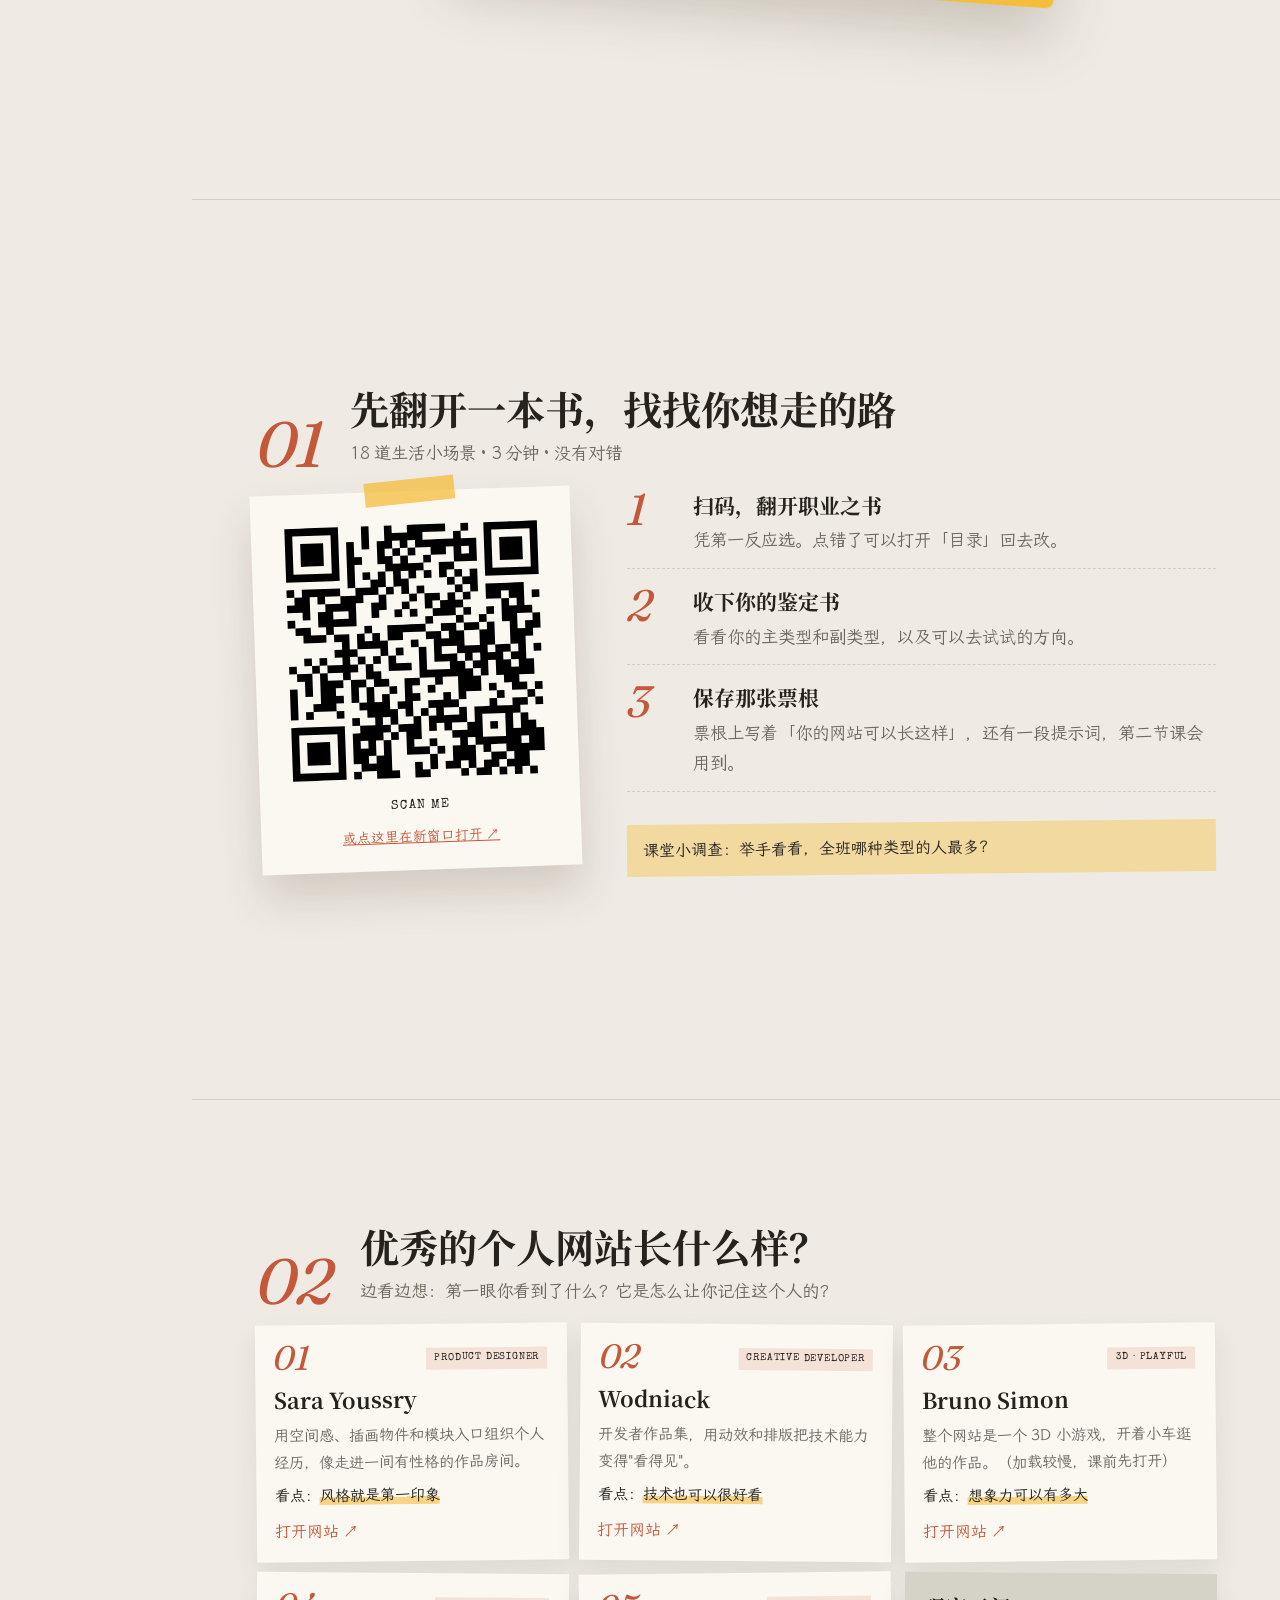
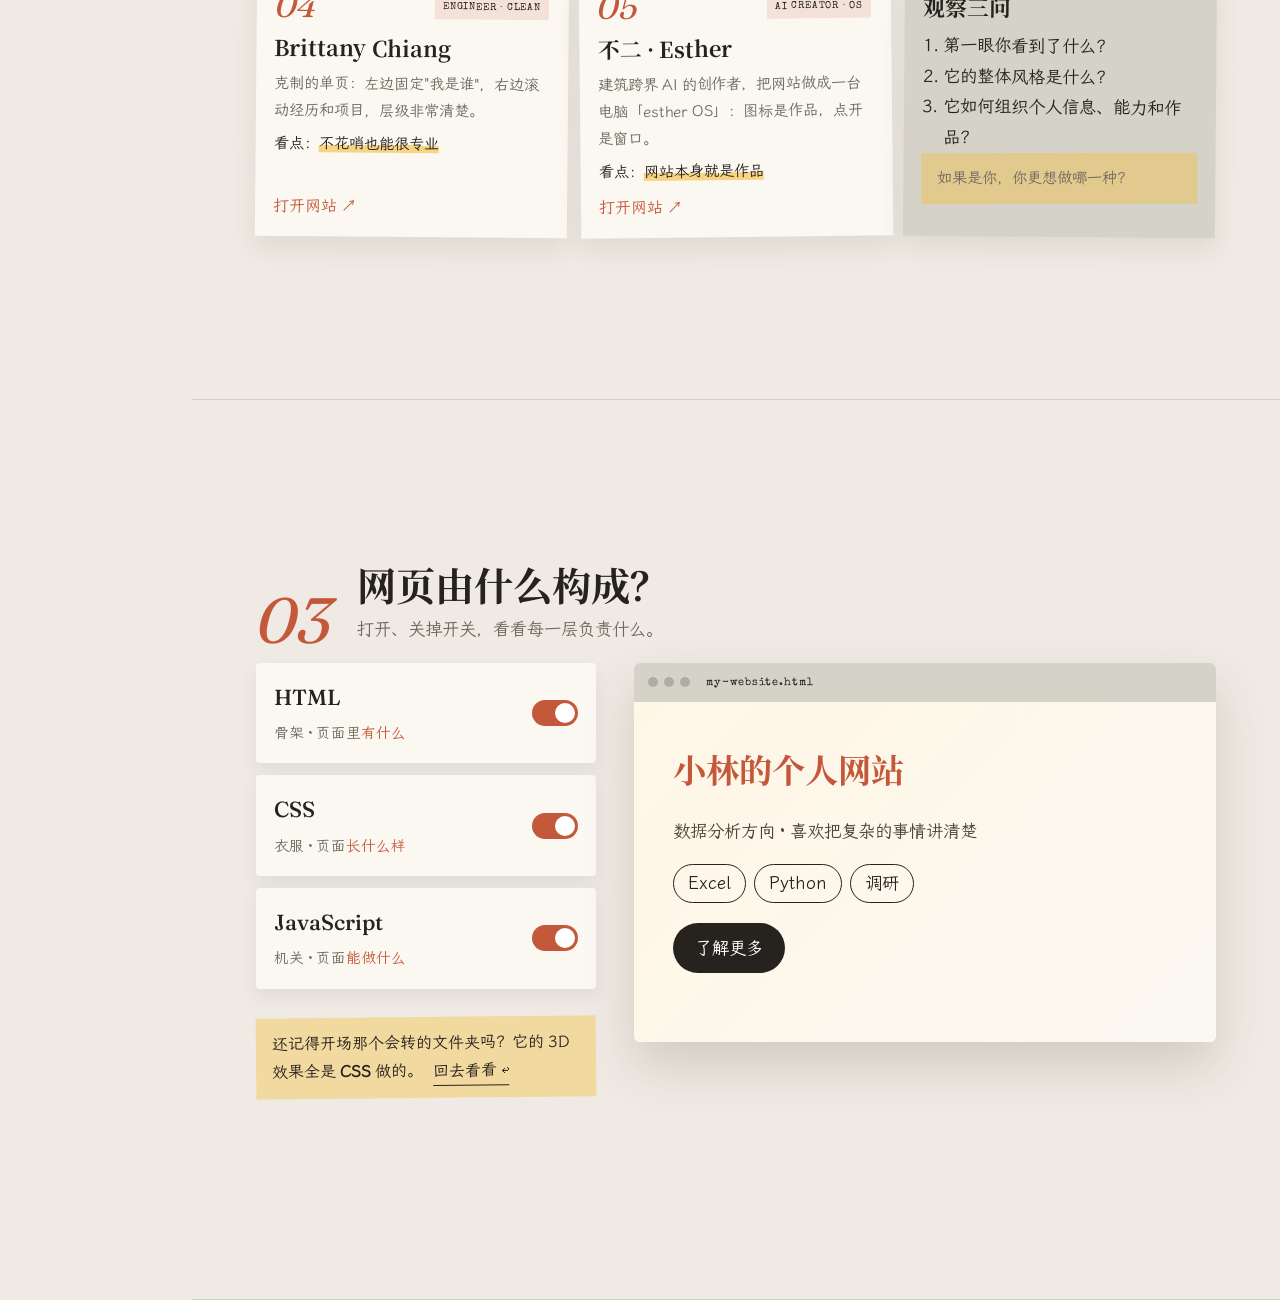
<file: demo/index.html>
<!DOCTYPE html>
<html lang="zh-CN">
<head>
  <meta charset="UTF-8">
  <meta name="viewport" content="width=device-width, initial-scale=1.0">
  <title>网站构建 · 5-3</title>
  <link rel="stylesheet" href="fonts/fonts.css">
  <link rel="stylesheet" href="style.css">
</head>
<body>

  <!-- 侧边栏：桌面端显示，当前在哪一节 -->
  <aside class="side">
    <a class="side-brand" href="#s-cover" data-jump>
      <b>Web<i>Design</i></b>
      <span class="type">CHAPTER 05 · 03<br>人工智能与未来</span>
    </a>
    <nav class="side-nav" id="sideNav"></nav>
    <p class="side-keys type">← → 翻页<br>也可以直接滚动</p>
  </aside>

  <!-- 手机端顶栏 -->
  <header class="topbar">
    <b>Web <i>Design</i> · 5-3</b>
    <span id="topPos" class="type">01 / 05</span>
  </header>

  <main id="deck">

    <!-- 00 封面 -->
    <section class="screen hero" id="s-cover" data-title="封面">
      <div class="hero-copy">
        <p class="kicker type">CHAPTER 05 · LESSON 03 · 2026</p>
        <h1>网站构建：<br>从内容到<br><em>数字呈现</em></h1>
        <p class="lead">先找到你想走的路，再把它变成一个别人愿意点开、读完、记住的网页。</p>
        <button class="pill-btn" type="button" data-next>翻开今天的文件夹 →</button>
      </div>
      <div class="hero-stack" aria-hidden="true">
        <div class="hs-card red"></div>
        <div class="hs-card yellow"><b>Make it<br><i>yours</i></b><div class="stamp">LESSON<b>5-3</b></div></div>
        <div class="hs-card ticket">
          <p class="type">TODAY'S TASK</p>
          <dl><dt class="type">STEP 01</dt><dd>翻开职业之书</dd><dt class="type">STEP 02</dt><dd>看懂一个网页</dd><dt class="type">STEP 03</dt><dd>做出你的网站</dd></dl>
        </div>
      </div>
    </section>

    <!-- 01 文件夹目录 -->
    <section class="screen folder-screen" id="s-folder" data-title="今日目录">
      <div class="sec-head center">
        <span class="no">00</span>
        <div><h2>今天的文件夹里有什么？</h2><p>点文件夹打开 · 点任意一页跳到那一节 · 可以拖动旋转</p></div>
      </div>
      <div class="folder-scene" id="folderScene">
        <div class="rig" id="rig"></div>
      </div>
    </section>

    <!-- 02 职业之书 -->
    <section class="screen" id="s-book" data-title="职业之书">
      <div class="sec-head">
        <span class="no">01</span>
        <div><h2>先翻开一本书，找找你想走的路</h2><p>18 道生活小场景 · 3 分钟 · 没有对错</p></div>
      </div>
      <div class="book-grid">
        <div class="qr-card">
          <div class="tape"></div>
          <img src="assets/test-qr.svg" alt="职业之书测试二维码">
          <p class="type">SCAN ME</p>
          <a href="../test/" target="_blank" rel="noopener">或点这里在新窗口打开 ↗</a>
        </div>
        <div class="book-steps">
          <div class="step"><b>1</b><div><h3>扫码，翻开职业之书</h3><p>凭第一反应选。点错了可以打开「目录」回去改。</p></div></div>
          <div class="step"><b>2</b><div><h3>收下你的鉴定书</h3><p>看看你的主类型和副类型，以及可以去试试的方向。</p></div></div>
          <div class="step"><b>3</b><div><h3>保存那张票根</h3><p>票根上写着「你的网站可以长这样」，还有一段提示词，第二节课会用到。</p></div></div>
          <div class="note">课堂小调查：举手看看，全班哪种类型的人最多？</div>
        </div>
      </div>
    </section>

    <!-- 03 案例 -->
    <section class="screen" id="s-cases" data-title="网站案例">
      <div class="sec-head">
        <span class="no">02</span>
        <div><h2>优秀的个人网站长什么样？</h2><p>边看边想：第一眼你看到了什么？它是怎么让你记住这个人的？</p></div>
      </div>
      <div class="cases">
        <article class="case">
          <span class="case-no">01</span><span class="tag type">PRODUCT DESIGNER</span>
          <h3>Sara Youssry</h3>
          <p>用空间感、插画物件和模块入口组织个人经历，像走进一间有性格的作品房间。</p>
          <p class="look">看点：<b>风格就是第一印象</b></p>
          <a href="https://sarayoussry.com/" target="_blank" rel="noopener">打开网站 ↗</a>
        </article>
        <article class="case">
          <span class="case-no">02</span><span class="tag type">CREATIVE DEVELOPER</span>
          <h3>Wodniack</h3>
          <p>开发者作品集，用动效和排版把技术能力变得"看得见"。</p>
          <p class="look">看点：<b>技术也可以很好看</b></p>
          <a href="https://wodniack.dev/" target="_blank" rel="noopener">打开网站 ↗</a>
        </article>
        <article class="case">
          <span class="case-no">03</span><span class="tag type">3D · PLAYFUL</span>
          <h3>Bruno Simon</h3>
          <p>整个网站是一个 3D 小游戏，开着小车逛他的作品。（加载较慢，课前先打开）</p>
          <p class="look">看点：<b>想象力可以有多大</b></p>
          <a href="https://bruno-simon.com/" target="_blank" rel="noopener">打开网站 ↗</a>
        </article>
        <article class="case">
          <span class="case-no">04</span><span class="tag type">ENGINEER · CLEAN</span>
          <h3>Brittany Chiang</h3>
          <p>克制的单页：左边固定"我是谁"，右边滚动经历和项目，层级非常清楚。</p>
          <p class="look">看点：<b>不花哨也能很专业</b></p>
          <a href="https://brittanychiang.com/" target="_blank" rel="noopener">打开网站 ↗</a>
        </article>
        <article class="case">
          <span class="case-no">05</span><span class="tag type">AI CREATOR · OS</span>
          <h3>不二 · Esther</h3>
          <p>建筑跨界 AI 的创作者，把网站做成一台电脑「esther OS」：图标是作品，点开是窗口。</p>
          <p class="look">看点：<b>网站本身就是作品</b></p>
          <a href="https://hiesther.me/" target="_blank" rel="noopener">打开网站 ↗</a>
        </article>
        <article class="case ask">
          <h3>观察三问</h3>
          <ol>
            <li>第一眼你看到了什么？</li>
            <li>它的整体风格是什么？</li>
            <li>它如何组织个人信息、能力和作品？</li>
          </ol>
          <p class="note">如果是你，你更想做哪一种？</p>
        </article>
      </div>
    </section>

    <!-- 04 三件套 -->
    <section class="screen" id="s-basics" data-title="网页三件套">
      <div class="sec-head">
        <span class="no">03</span>
        <div><h2>网页由什么构成？</h2><p>打开、关掉开关，看看每一层负责什么。</p></div>
      </div>
      <div class="lab">
        <div class="switches">
          <button class="sw on" type="button" data-layer="html"><span><b>HTML</b><small>骨架 · 页面里<em>有什么</em></small></span><i class="knob"></i></button>
          <button class="sw on" type="button" data-layer="css"><span><b>CSS</b><small>衣服 · 页面<em>长什么样</em></small></span><i class="knob"></i></button>
          <button class="sw on" type="button" data-layer="js"><span><b>JavaScript</b><small>机关 · 页面<em>能做什么</em></small></span><i class="knob"></i></button>
          <div class="note">还记得开场那个会转的文件夹吗？它的 3D 效果全是 <b>CSS</b> 做的。
            <button class="link" type="button" data-goto="s-folder">回去看看 ↩</button></div>
        </div>
        <div class="browser">
          <div class="bar"><i></i><i></i><i></i><span class="type">my-website.html</span></div>
          <div class="demo styled" id="demo">
            <h4>小林的个人网站</h4>
            <p>数据分析方向 · 喜欢把复杂的事情讲清楚</p>
            <div class="tags"><span>Excel</span><span>Python</span><span>调研</span></div>
            <button type="button" id="demoBtn">了解更多</button>
          </div>
          <div class="demo-empty" id="demoEmpty">（没有 HTML，就什么都没有）</div>
        </div>
      </div>
    </section>

  </main>

  <!-- 翻页时扫过的那张纸 -->
  <div class="turn" id="turn" aria-hidden="true"><div class="turn-sheet"><span class="type" id="turnNo"></span><b id="turnTitle"></b></div></div>
  <div class="pager">
    <button type="button" id="prevBtn" aria-label="上一节">←</button>
    <span id="pagerPos" class="type">01 / 05</span>
    <button type="button" id="nextBtn" aria-label="下一节">→</button>
  </div>

  <script src="script.js"></script>
</body>
</html>
</file>
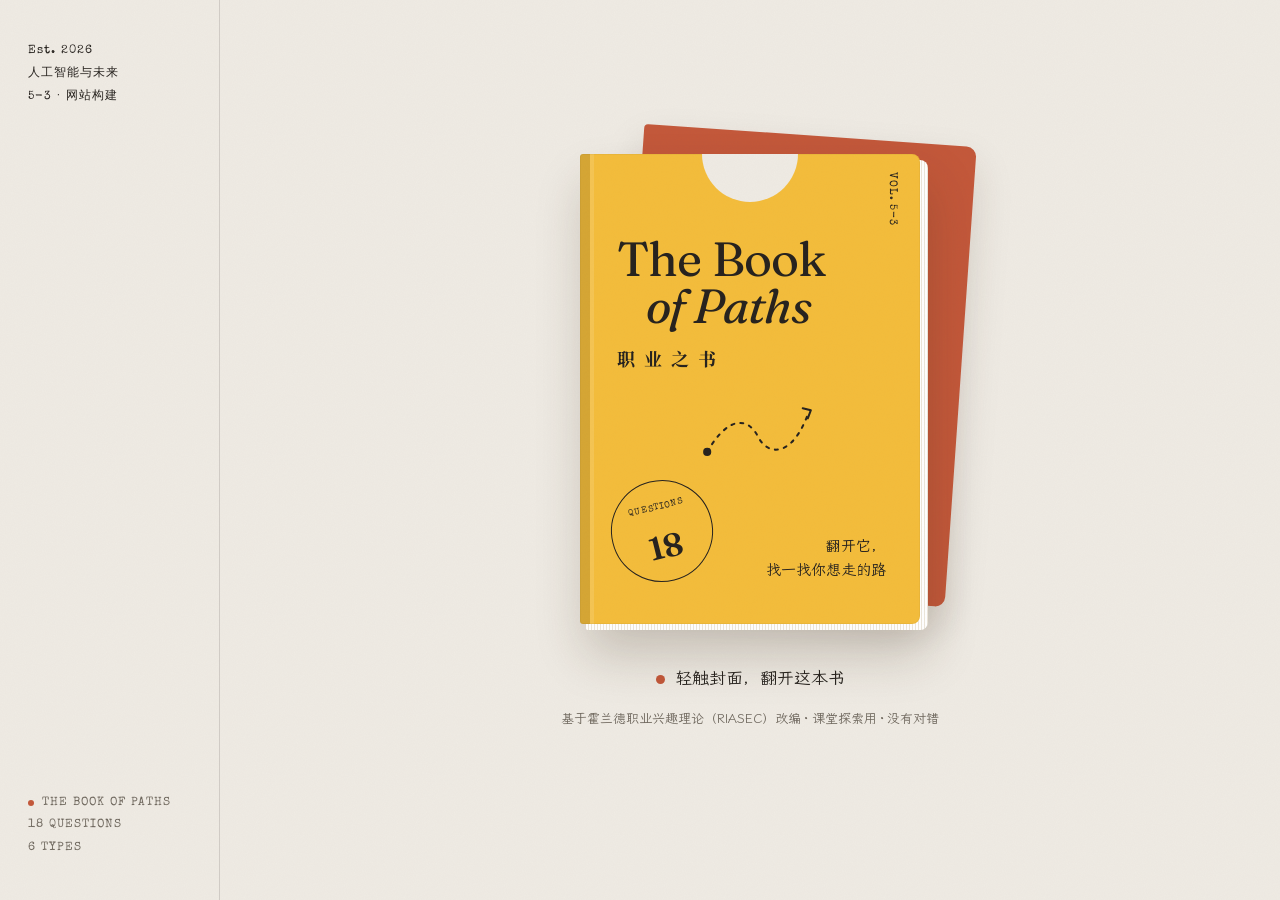
<file: test/index.html>
<!DOCTYPE html>
<html lang="zh-CN">
<head>
  <meta charset="UTF-8">
  <meta name="viewport" content="width=device-width, initial-scale=1.0, viewport-fit=cover">
  <title>职业之书</title>
  <link rel="stylesheet" href="fonts/fonts.css">
  <link rel="stylesheet" href="style.css">
</head>
<body>
  <!-- 侧边信息（桌面端） -->
  <aside class="meta">
    <p class="type">Est. 2026<br>人工智能与未来<br>5-3 · 网站构建</p>
    <p class="type meta-foot"><span class="dot"></span>THE BOOK OF PATHS<br>18 QUESTIONS<br>6 TYPES</p>
  </aside>

  <main class="desk">

    <!-- 1. 封面 -->
    <section id="scene-cover" class="scene is-active">
      <div class="book-closed" id="bookClosed" role="button" tabindex="0" aria-label="翻开职业之书">
        <div class="book-pages-edge"></div>
        <div class="cover" id="cover">
          <div class="cover-front">
            <div class="cover-notch"></div>
            <p class="type cover-vol">VOL. 5-3</p>
            <h1><span class="en">The Book<br><i>of Paths</i></span><span class="zh">职业之书</span></h1>
            <svg class="cover-doodle" viewBox="0 0 120 70" aria-hidden="true">
              <path d="M10 55 C 30 20, 50 20, 60 40 S 95 60, 110 15" fill="none" stroke="currentColor" stroke-width="2" stroke-linecap="round" stroke-dasharray="3 6"/>
              <circle cx="10" cy="55" r="4" fill="currentColor"/>
              <path d="M104 12 l8 2 l-3 8" fill="none" stroke="currentColor" stroke-width="2" stroke-linecap="round" stroke-linejoin="round"/>
            </svg>
            <div class="cover-stamp">
              <span>QUESTIONS</span>
              <b>18</b>
            </div>
            <p class="cover-sub">翻开它，<br>找一找你想走的路</p>
          </div>
          <div class="cover-back"></div>
        </div>
      </div>
      <p class="tap-hint"><span class="pulse"></span>轻触封面，翻开这本书</p>
      <p class="fine">基于霍兰德职业兴趣理论（RIASEC）改编 · 课堂探索用 · 没有对错</p>
    </section>

    <!-- 2. 答题：一本摊开的书 -->
    <section id="scene-book" class="scene">
      <div class="book-open">
        <div class="page page-left" id="pageLeft"></div>
        <div class="page page-right" id="pageRight"></div>
        <div class="spine"></div>
      </div>
      <div class="book-nav">
        <button class="text-btn" id="prevBtn" type="button">← 上一页</button>
        <div class="dots" id="dots"></div>
        <button class="toc-btn" id="tocBtn" type="button">目录 · 改答案</button>
      </div>
    </section>

    <!-- 目录：随时跳回任意一题 -->
    <div class="toc" id="toc" aria-hidden="true">
      <div class="toc-sheet">
        <button class="toc-close" id="tocClose" type="button" aria-label="关闭目录">×</button>
        <p class="type toc-kicker">CONTENTS</p>
        <h2 id="tocTitle">目录</h2>
        <p class="toc-sub" id="tocSub"></p>
        <ol class="toc-list" id="tocList"></ol>
        <button class="ink-btn" id="tocGo" type="button" hidden>生成我的鉴定书 →</button>
      </div>
    </div>

    <!-- 3. 鉴定书 -->
    <section id="scene-result" class="scene">
      <article class="letter" id="letter">
        <div class="tape tape-l"></div>
        <div class="tape tape-r"></div>
        <header class="letter-head">
          <p class="type">CERTIFICATE · NO. <span id="certNo">001</span></p>
          <h2>职业倾向鉴定书</h2>
          <div class="seal" id="seal">
            <svg viewBox="0 0 120 120" aria-hidden="true">
              <defs><path id="sealPath" d="M60 60 m-44 0 a44 44 0 1 1 88 0 a44 44 0 1 1 -88 0"/></defs>
              <circle cx="60" cy="60" r="56" fill="none" stroke="currentColor" stroke-width="2.5"/>
              <circle cx="60" cy="60" r="36" fill="none" stroke="currentColor" stroke-width="1.5" stroke-dasharray="3 3"/>
              <text><textPath href="#sealPath">THE BOOK OF PATHS · 2026 · 5-3 ·</textPath></text>
            </svg>
            <b>已鉴定</b>
          </div>
        </header>

        <p class="hand reveal">亲爱的同学：</p>
        <p class="hand reveal">翻完这本书，我发现你的主类型是</p>
        <div class="big-type reveal">
          <strong id="mainName"></strong>
          <svg class="squiggle" viewBox="0 0 220 16" preserveAspectRatio="none" aria-hidden="true"><path d="M2 10 C 30 2, 50 14, 80 8 S 140 2, 170 9 S 205 12, 218 6"/></svg>
          <em id="mainNick"></em>
        </div>
        <p class="hand reveal" id="mainDesc"></p>
        <p class="hand reveal">你身上还带着一点 <b class="mark" id="subName"></b><span id="subNick" class="nick-inline"></span> 的影子：<span id="subDesc"></span></p>
        <p class="hand note reveal" id="tieNote" hidden></p>

        <h3 class="reveal">你的闪光点</h3>
        <div class="circled reveal" id="strengths"></div>

        <h3 class="reveal">可以去试试的方向</h3>
        <ul class="paths reveal" id="directions"></ul>
        <p class="hand small reveal">这不是标准答案，而是一张地图。兴趣会随着经历慢慢变化，多去试试。</p>

        <h3 class="reveal">每一种你，各占几分</h3>
        <div class="tally reveal" id="scoreBars"></div>

        <p class="sign reveal">—— 职业之书 敬上</p>
      </article>

      <!-- 撕下来的网站建议票根 -->
      <article class="ticket reveal-late">
        <div class="ticket-side type">YOUR WEBSITE · 5-3 · KEEP THIS</div>
        <div class="ticket-body">
          <p class="type label">YOUR WEBSITE COULD LOOK LIKE</p>
          <h3 id="siteStyle"></h3>
          <div class="swatches" id="palette"></div>
          <dl>
            <dt class="type">FIRST SCREEN</dt><dd id="siteHero"></dd>
            <dt class="type">STRUCTURE</dt><dd id="siteStructure"></dd>
          </dl>
          <div class="tear type"><span>TEAR HERE FOR YOUR PROMPT</span><span>✂</span></div>
          <p class="type label">MY WEBSITE PROMPT</p>
          <p class="prompt-text" id="positionPrompt"></p>
          <button class="ink-btn" id="copyBtn" type="button">复制这段提示词</button>
          <p class="fine">等会儿把它粘贴进网页生成提示词的「视觉定位」部分。</p>
        </div>
      </article>

      <div class="end-actions reveal-late">
        <button class="text-btn" id="editBtn" type="button">← 回去修改答案</button>
        &nbsp;&nbsp;&nbsp;
        <button class="text-btn" id="restartBtn" type="button">↺ 合上书，重新翻一次</button>
        <p class="fine">可以截图保存这封信</p>
      </div>
    </section>

  </main>
  <script src="data.js"></script>
  <script src="script.js"></script>
</body>
</html>
</file>
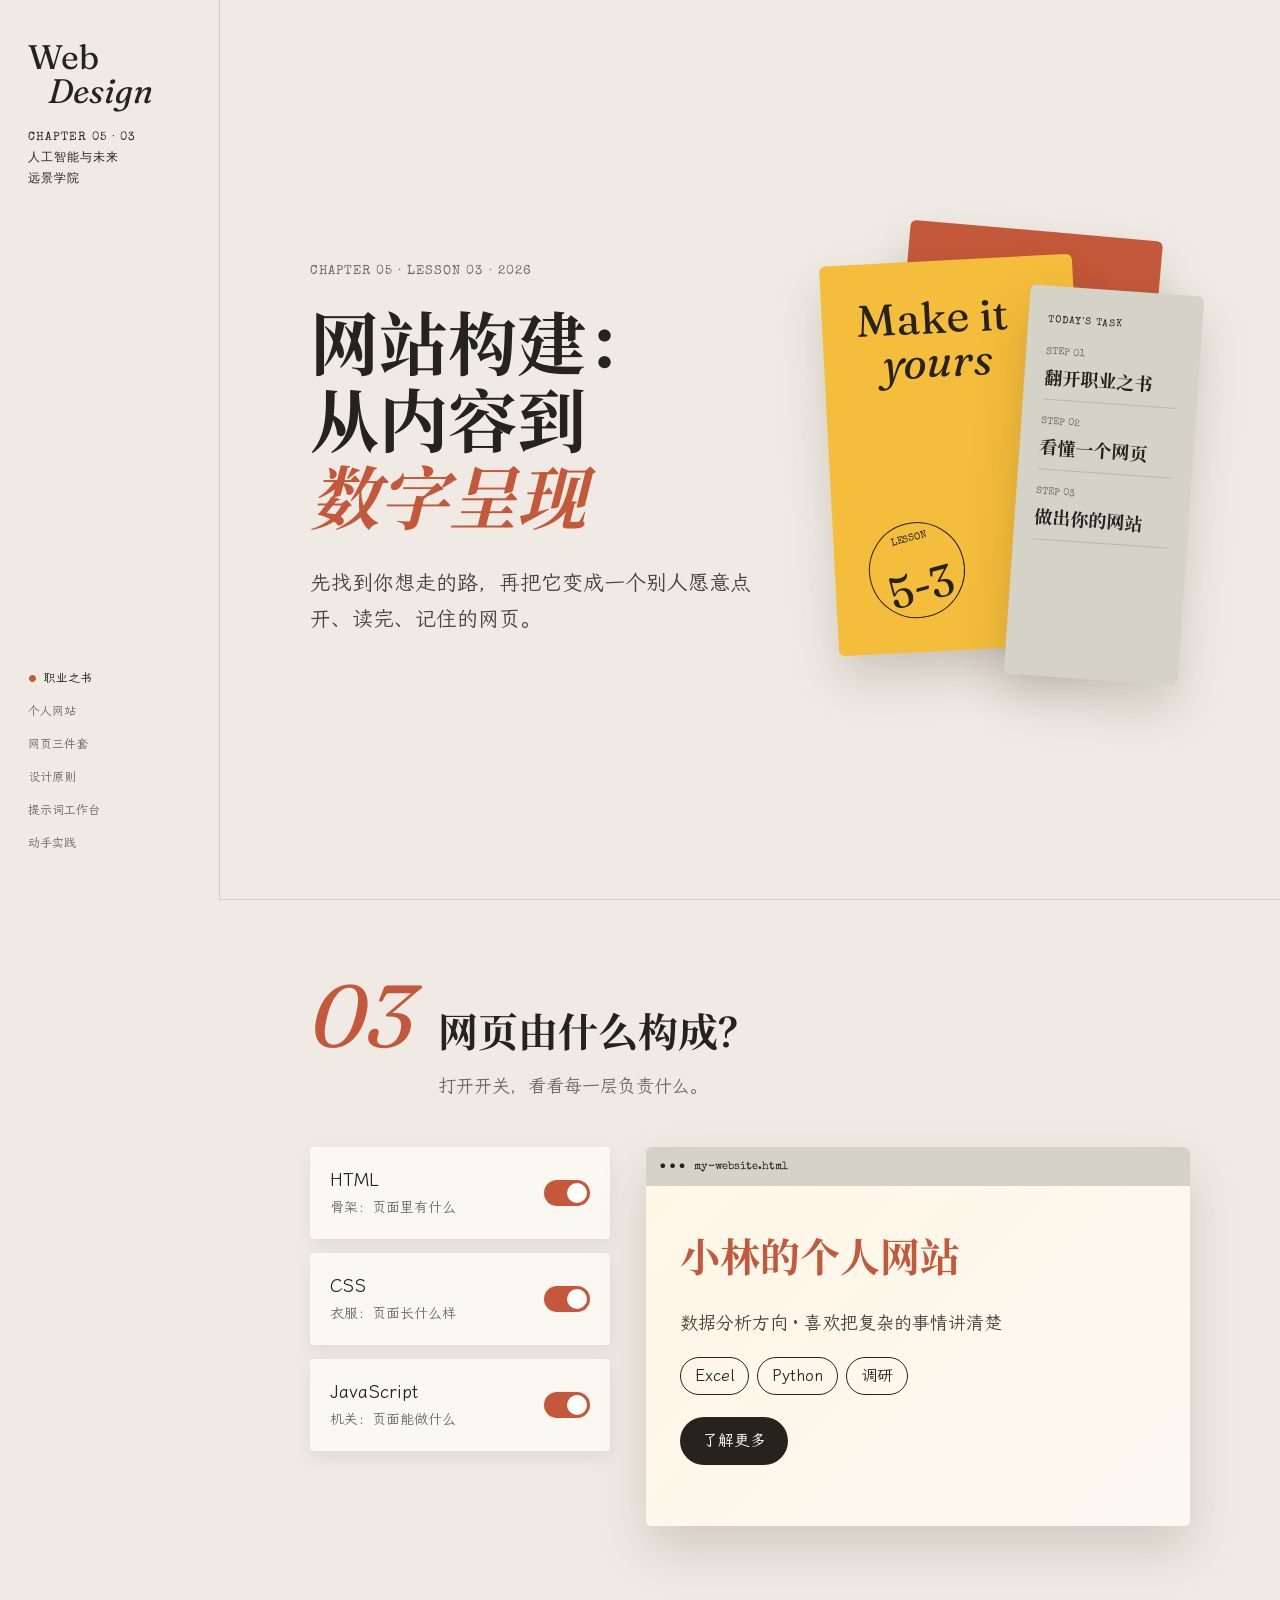
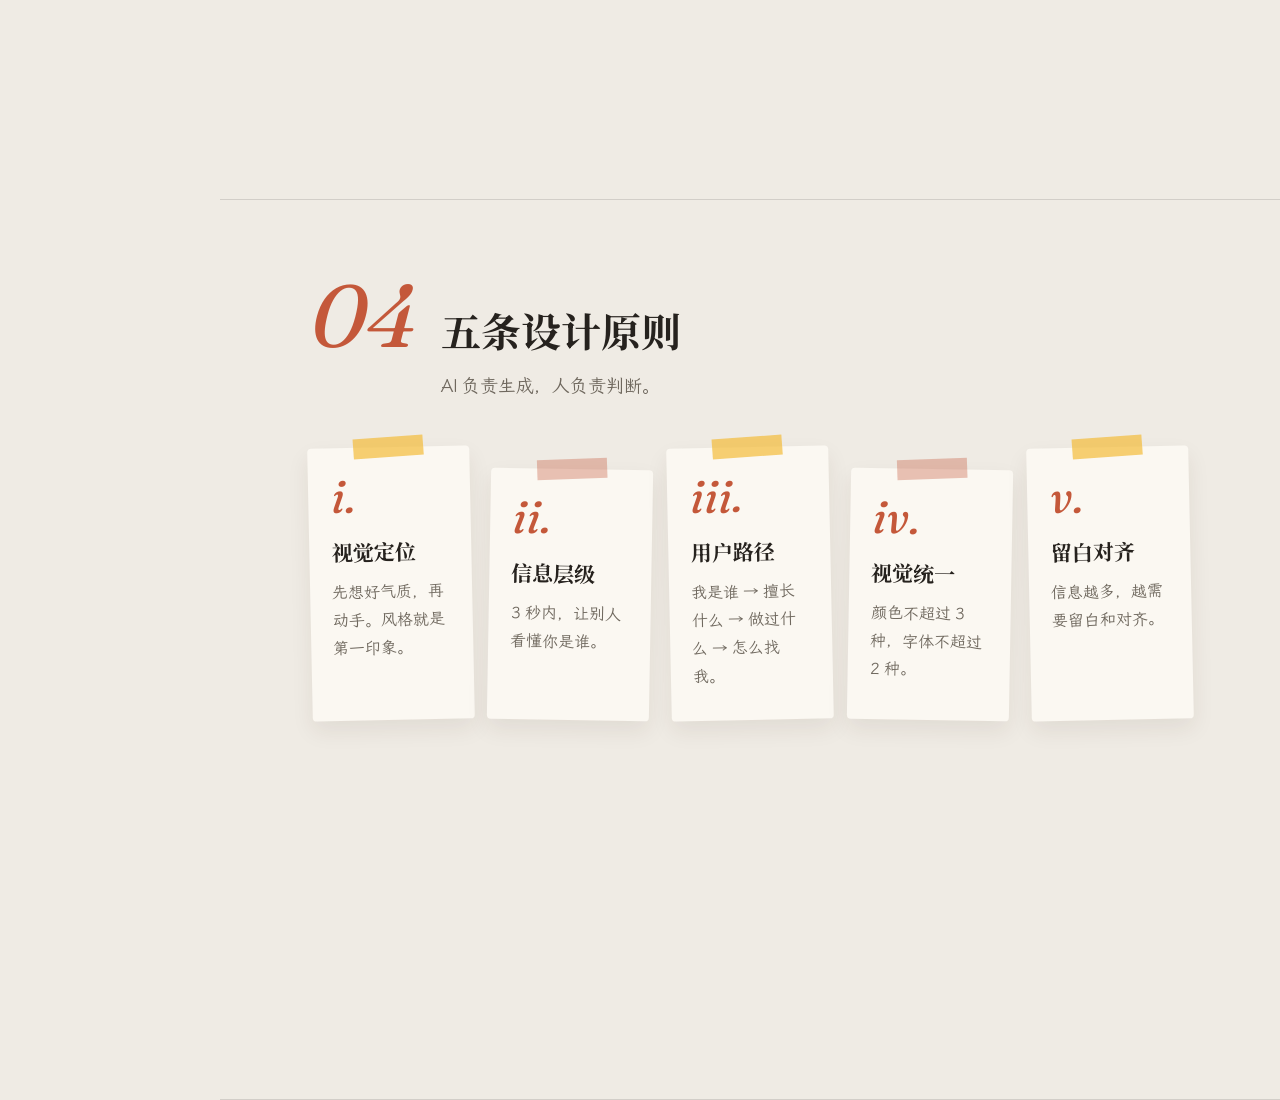
<file: styles/a-journal.html>
<!DOCTYPE html>
<html lang="zh-CN">
<head>
  <meta charset="UTF-8">
  <meta name="viewport" content="width=device-width, initial-scale=1.0">
  <title>方案 A · 手账杂志</title>
  <link rel="stylesheet" href="fonts/fonts.css">
  <style>
    :root {
      --desk: #efebe4; --paper: #fbf8f2; --ink: #26221e; --soft: #6f685e;
      --mustard: #f4bd3b; --terra: #c4583a; --stone: #d5d2c8; --line: rgba(38,34,30,.14);
      --hand: "LXGW WenKai", "KaiTi", "STKaiti", serif;
      --title: "Fraunces", "Noto Serif SC", "Songti SC", serif;
      --zh: "Noto Serif SC", "Songti SC", serif;
      --type: "Special Elite", "Courier New", monospace;
    }
    * { box-sizing: border-box; }
    body { margin: 0; color: var(--ink); background: var(--desk); font-family: var(--hand); line-height: 1.75; overflow-x: hidden; }
    .type { font-family: var(--type); letter-spacing: .08em; }
    .side { position: fixed; inset: 0 auto 0 0; width: 220px; padding: 40px 28px; border-right: 1px solid var(--line);
      display: flex; flex-direction: column; justify-content: space-between; font-size: 12px; }
    .side h1 { margin: 0; font-family: var(--title); font-weight: 400; font-size: 34px; line-height: 1; }
    .side h1 i { display: block; padding-left: 20px; }
    .side nav a { display: block; padding: 6px 0; color: var(--soft); text-decoration: none; }
    .side nav a.on { color: var(--ink); }
    .side nav a.on::before { content: "●"; color: var(--terra); margin-right: 8px; font-size: 8px; vertical-align: middle; }
    main { margin-left: 220px; }
    section { min-height: 100vh; padding: 80px 7vw; border-bottom: 1px solid var(--line); }

    /* hero */
    .hero { display: grid; grid-template-columns: 1.1fr .9fr; gap: 6vw; align-items: center; }
    .hero .kicker { margin: 0 0 18px; font-size: 13px; color: var(--soft); }
    .hero h2 { margin: 0; font-family: var(--zh); font-size: clamp(44px, 5.4vw, 76px); line-height: 1.12; }
    .hero h2 em { font-family: var(--title); font-style: italic; font-weight: 400; color: var(--terra); }
    .hero p.lead { margin: 26px 0 0; max-width: 520px; font-size: 21px; color: #4a443d; }
    .stack { position: relative; height: 460px; }
    .card { position: absolute; border-radius: 6px; box-shadow: 0 24px 48px rgba(60,40,20,.18); }
    .card.yellow { inset: 40px 30% 30px 0; background: var(--mustard); padding: 34px; transform: rotate(-3deg); z-index: 2; }
    .card.yellow b { display: block; font-family: var(--title); font-size: 44px; font-weight: 400; line-height: 1; }
    .card.yellow b i { padding-left: 24px; }
    .card.red { inset: 10px 12% 70px 18%; background: var(--terra); transform: rotate(5deg); }
    .card.ticket { inset: 70px 0 0 52%; background: var(--stone); padding: 26px 20px; transform: rotate(4deg); z-index: 3; font-size: 13px; }
    .card.ticket dt { font-family: var(--type); font-size: 10px; color: var(--soft); margin-top: 14px; }
    .card.ticket dd { margin: 0; font-family: var(--zh); font-size: 18px; border-bottom: 1px solid var(--line); padding-bottom: 6px; }
    .stamp { position: absolute; left: 34px; bottom: 34px; width: 96px; height: 96px; border: 1.5px solid var(--ink); border-radius: 50%;
      display: grid; place-items: center; text-align: center; transform: rotate(-12deg); font-family: var(--type); font-size: 10px; line-height: 1.3; }
    .stamp b { display: block; font-family: var(--title); font-size: 30px; }

    /* section titles */
    .sec-head { display: flex; align-items: baseline; gap: 24px; margin-bottom: 44px; }
    .sec-head .no { font-family: var(--title); font-style: italic; font-size: 88px; line-height: .8; color: var(--terra); }
    .sec-head h3 { margin: 0; font-family: var(--zh); font-size: 40px; }
    .sec-head p { margin: 6px 0 0; color: var(--soft); font-size: 18px; }

    /* toggle demo */
    .lab { display: grid; grid-template-columns: 300px 1fr; gap: 36px; align-items: start; }
    .switches { display: grid; gap: 14px; }
    .sw { display: flex; justify-content: space-between; align-items: center; padding: 18px 20px; background: var(--paper);
      border-radius: 4px; box-shadow: 0 8px 18px rgba(60,40,20,.08); cursor: pointer; font-size: 18px; }
    .sw small { display: block; font-size: 14px; color: var(--soft); }
    .sw .knob { width: 46px; height: 26px; border-radius: 99px; background: var(--stone); position: relative; transition: .25s; flex: none; }
    .sw .knob::after { content: ""; position: absolute; top: 3px; left: 3px; width: 20px; height: 20px; border-radius: 50%; background: #fff; transition: .25s; }
    .sw.on .knob { background: var(--terra); }
    .sw.on .knob::after { left: 23px; }
    .browser { background: var(--paper); border-radius: 6px; box-shadow: 0 24px 50px rgba(60,40,20,.16); overflow: hidden; }
    .browser .bar { padding: 10px 14px; background: var(--stone); font-family: var(--type); font-size: 11px; }
    .demo { padding: 34px; min-height: 340px; }
    .demo.styled { background: linear-gradient(135deg, #fff7e6, #fbf8f2); }
    .demo.styled h4 { font-family: var(--zh); font-size: 40px; margin: 0 0 6px; color: var(--terra); }
    .demo.styled p { font-size: 18px; color: #4a443d; }
    .demo.styled .tags span { display: inline-block; padding: 4px 14px; margin: 0 8px 8px 0; border: 1.5px solid var(--ink); border-radius: 99px; }
    .demo.styled button { margin-top: 14px; padding: 10px 22px; border: 0; border-radius: 99px; background: var(--ink); color: #fff; font: inherit; }
    .demo:not(.styled), .demo:not(.styled) * { all: revert; font-family: "Times New Roman", serif; }

    /* principles */
    .rules { display: grid; grid-template-columns: repeat(5, 1fr); gap: 18px; }
    .rule { padding: 26px 22px 30px; background: var(--paper); border-radius: 4px; box-shadow: 0 10px 22px rgba(60,40,20,.08); position: relative; }
    .rule:nth-child(odd) { transform: rotate(-1.2deg); }
    .rule:nth-child(even) { transform: rotate(1deg); margin-top: 22px; }
    .rule .n { font-family: var(--title); font-style: italic; font-size: 46px; color: var(--terra); line-height: 1; }
    .rule h5 { margin: 14px 0 8px; font-family: var(--zh); font-size: 21px; }
    .rule p { margin: 0; color: var(--soft); font-size: 16px; }
    .rule::before { content: ""; position: absolute; top: -10px; left: 50%; width: 70px; height: 20px; transform: translateX(-50%) rotate(-3deg); background: rgba(244,189,59,.7); }
    .rule:nth-child(even)::before { background: rgba(196,88,58,.35); }

    @media (max-width: 900px) {
      .side { display: none; } main { margin-left: 0; }
      section { padding: 56px 16px; min-height: 0; }
      .hero, .lab { grid-template-columns: 1fr; }
      .stack { height: 380px; }
      .rules { grid-template-columns: 1fr 1fr; }
      .sec-head .no { font-size: 60px; } .sec-head h3 { font-size: 28px; }
    }
  </style>
</head>
<body>
  <aside class="side">
    <div>
      <h1>Web<i>Design</i></h1>
      <p class="type" style="margin-top:20px">CHAPTER 05 · 03<br>人工智能与未来<br>远景学院</p>
    </div>
    <nav>
      <a class="on" href="#">职业之书</a><a href="#">个人网站</a><a href="#">网页三件套</a><a href="#">设计原则</a><a href="#">提示词工作台</a><a href="#">动手实践</a>
    </nav>
  </aside>

  <main>
    <section class="hero">
      <div>
        <p class="kicker type">CHAPTER 05 · LESSON 03 · 2026</p>
        <h2>网站构建：<br>从内容到<br><em>数字呈现</em></h2>
        <p class="lead">先找到你想走的路，再把它变成一个别人愿意点开、读完、记住的网页。</p>
      </div>
      <div class="stack" aria-hidden="true">
        <div class="card red"></div>
        <div class="card yellow"><b>Make it<br><i>yours</i></b><div class="stamp">LESSON<b>5-3</b></div></div>
        <div class="card ticket">
          <p class="type" style="margin:0;font-size:10px">TODAY'S TASK</p>
          <dl><dt>STEP 01</dt><dd>翻开职业之书</dd><dt>STEP 02</dt><dd>看懂一个网页</dd><dt>STEP 03</dt><dd>做出你的网站</dd></dl>
        </div>
      </div>
    </section>

    <section>
      <div class="sec-head"><span class="no">03</span><div><h3>网页由什么构成？</h3><p>打开开关，看看每一层负责什么。</p></div></div>
      <div class="lab">
        <div class="switches">
          <div class="sw on"><div>HTML<small>骨架：页面里有什么</small></div><span class="knob"></span></div>
          <div class="sw on" id="cssSw"><div>CSS<small>衣服：页面长什么样</small></div><span class="knob"></span></div>
          <div class="sw on"><div>JavaScript<small>机关：页面能做什么</small></div><span class="knob"></span></div>
        </div>
        <div class="browser">
          <div class="bar">● ● ●&nbsp;&nbsp; my-website.html</div>
          <div class="demo styled" id="demo">
            <h4>小林的个人网站</h4>
            <p>数据分析方向 · 喜欢把复杂的事情讲清楚</p>
            <div class="tags"><span>Excel</span><span>Python</span><span>调研</span></div>
            <button>了解更多</button>
          </div>
        </div>
      </div>
    </section>

    <section>
      <div class="sec-head"><span class="no">04</span><div><h3>五条设计原则</h3><p>AI 负责生成，人负责判断。</p></div></div>
      <div class="rules">
        <div class="rule"><div class="n">i.</div><h5>视觉定位</h5><p>先想好气质，再动手。风格就是第一印象。</p></div>
        <div class="rule"><div class="n">ii.</div><h5>信息层级</h5><p>3 秒内，让别人看懂你是谁。</p></div>
        <div class="rule"><div class="n">iii.</div><h5>用户路径</h5><p>我是谁 → 擅长什么 → 做过什么 → 怎么找我。</p></div>
        <div class="rule"><div class="n">iv.</div><h5>视觉统一</h5><p>颜色不超过 3 种，字体不超过 2 种。</p></div>
        <div class="rule"><div class="n">v.</div><h5>留白对齐</h5><p>信息越多，越需要留白和对齐。</p></div>
      </div>
    </section>
  </main>
  <script>
    document.querySelectorAll(".sw").forEach((s) => s.addEventListener("click", () => {
      s.classList.toggle("on");
      if (s.id === "cssSw") document.getElementById("demo").classList.toggle("styled", s.classList.contains("on"));
    }));
  </script>
</body>
</html>
</file>
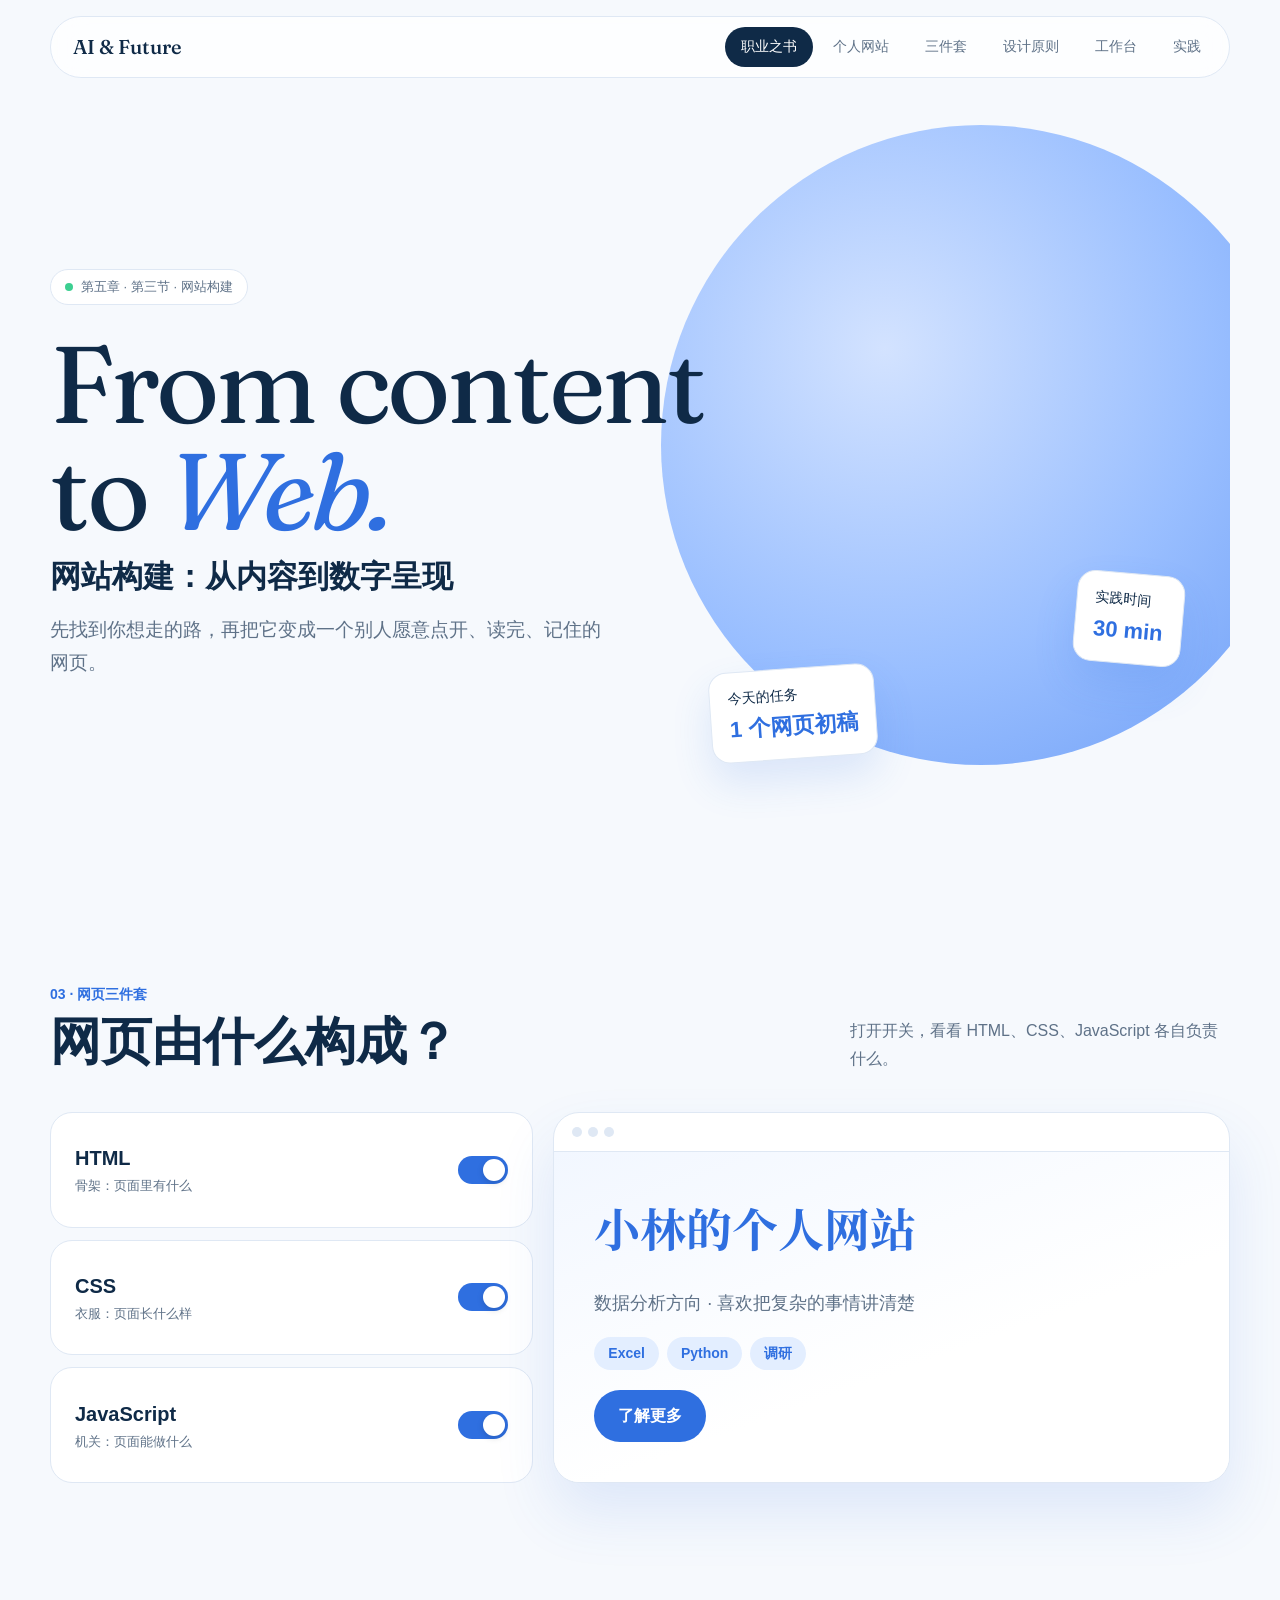
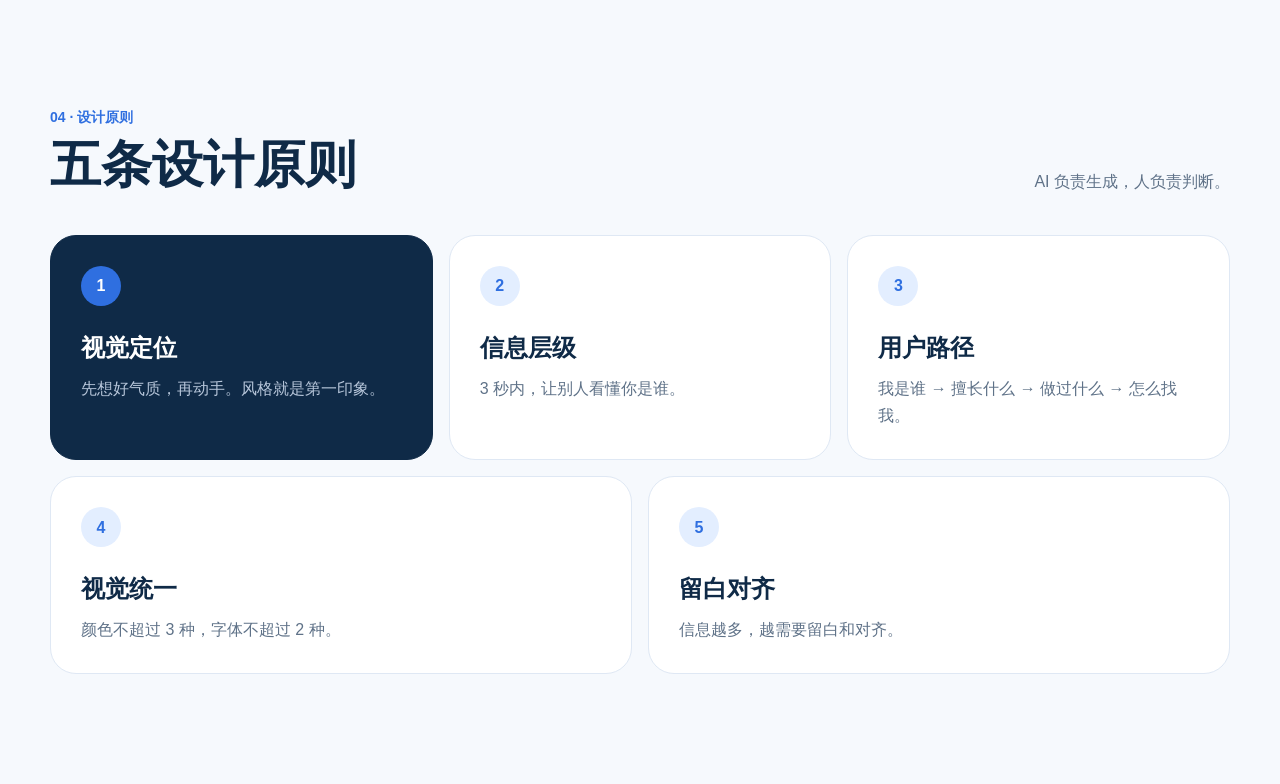
<file: styles/b-portfolio.html>
<!DOCTYPE html>
<html lang="zh-CN">
<head>
  <meta charset="UTF-8">
  <meta name="viewport" content="width=device-width, initial-scale=1.0">
  <title>方案 B · 蓝白作品集</title>
  <link rel="stylesheet" href="fonts/fonts.css">
  <style>
    :root {
      --bg: #f6f9fd; --ink: #0f2a47; --soft: #5f7288; --blue: #2f6fe0; --blue-2: #8fb8ff; --sky: #e3eeff; --line: #dfe8f4;
      --title: "Fraunces", "Noto Serif SC", "Songti SC", serif;
      --sans: -apple-system, BlinkMacSystemFont, "Segoe UI", "PingFang SC", "Microsoft YaHei", sans-serif;
    }
    * { box-sizing: border-box; }
    html, body { overflow-x: clip; }
    body { margin: 0; color: var(--ink); background: var(--bg); font-family: var(--sans); line-height: 1.7; }
    header { position: sticky; top: 16px; z-index: 9; display: flex; justify-content: space-between; align-items: center;
      width: min(1180px, calc(100% - 32px)); margin: 16px auto 0; padding: 10px 12px 10px 22px;
      background: rgba(255,255,255,.75); backdrop-filter: blur(16px); border: 1px solid var(--line); border-radius: 99px; }
    header b { font-family: var(--title); font-size: 20px; font-weight: 500; }
    header nav { display: flex; gap: 4px; }
    header nav a { padding: 8px 16px; color: var(--soft); text-decoration: none; border-radius: 99px; font-size: 14px; }
    header nav a.on { background: var(--ink); color: #fff; }
    section { width: min(1180px, calc(100% - 32px)); margin: 0 auto; padding: 110px 0; }

    .hero { position: relative; overflow: clip; min-height: 88vh; display: grid; align-content: center; }
    .blob { position: absolute; right: -6%; top: 6%; width: 52vw; max-width: 640px; aspect-ratio: 1; border-radius: 50%;
      background: radial-gradient(circle at 35% 35%, #cfe0ff, #8fb8ff 55%, #5d93f5); opacity: .9; z-index: -1; }
    .hero .pill { display: inline-flex; gap: 8px; align-items: center; width: max-content; padding: 6px 14px; background: #fff; border: 1px solid var(--line); border-radius: 99px; font-size: 13px; color: var(--soft); }
    .hero .pill i { width: 8px; height: 8px; border-radius: 50%; background: #3ccf91; }
    .hero h1 { margin: 26px 0 0; font-family: var(--title); font-weight: 400; font-size: clamp(56px, 8.5vw, 132px); line-height: .98; letter-spacing: -.03em; }
    .hero h1 em { color: var(--blue); }
    .hero h1 small { display: block; margin-top: 18px; font-family: var(--sans); font-size: clamp(22px, 2.4vw, 34px); font-weight: 700; letter-spacing: 0; color: var(--ink); }
    .hero p { max-width: 560px; margin: 22px 0 0; color: var(--soft); font-size: 19px; }
    .float { position: absolute; padding: 14px 18px; background: #fff; border: 1px solid var(--line); border-radius: 18px; box-shadow: 0 20px 40px rgba(47,111,224,.14); font-size: 14px; }
    .float b { display: block; font-size: 22px; color: var(--blue); }
    .f1 { right: 30%; bottom: 14%; transform: rotate(-4deg); }
    .f2 { right: 4%; bottom: 26%; transform: rotate(5deg); }

    .head { display: flex; justify-content: space-between; align-items: end; gap: 24px; margin-bottom: 40px; }
    .head span { color: var(--blue); font-weight: 700; font-size: 14px; }
    .head h2 { margin: 6px 0 0; font-size: clamp(34px, 4vw, 54px); line-height: 1.15; }
    .head p { max-width: 380px; margin: 0; color: var(--soft); }

    .lab { display: grid; grid-template-columns: 1fr 1.4fr; gap: 20px; }
    .switches { display: grid; gap: 12px; }
    .sw { display: flex; justify-content: space-between; align-items: center; padding: 22px 24px; background: #fff; border: 1px solid var(--line); border-radius: 22px; cursor: pointer; }
    .sw b { font-size: 20px; } .sw small { display: block; color: var(--soft); }
    .knob { width: 50px; height: 28px; border-radius: 99px; background: var(--line); position: relative; transition: .25s; flex: none; }
    .knob::after { content: ""; position: absolute; top: 3px; left: 3px; width: 22px; height: 22px; border-radius: 50%; background: #fff; box-shadow: 0 2px 6px rgba(0,0,0,.15); transition: .25s; }
    .sw.on .knob { background: var(--blue); } .sw.on .knob::after { left: 25px; }
    .browser { background: #fff; border: 1px solid var(--line); border-radius: 26px; overflow: hidden; box-shadow: 0 30px 60px rgba(47,111,224,.12); }
    .bar { display: flex; gap: 6px; padding: 14px 18px; border-bottom: 1px solid var(--line); }
    .bar i { width: 10px; height: 10px; border-radius: 50%; background: var(--line); }
    .demo { padding: 40px; min-height: 330px; }
    .demo.styled { background: linear-gradient(160deg, #f2f7ff, #fff 60%); }
    .demo.styled h4 { margin: 0; font-family: var(--title); font-size: 46px; font-weight: 500; color: var(--blue); }
    .demo.styled p { color: var(--soft); font-size: 18px; }
    .demo.styled .tags span { display: inline-block; margin: 0 8px 8px 0; padding: 5px 14px; background: var(--sky); color: var(--blue); border-radius: 99px; font-weight: 700; font-size: 14px; }
    .demo.styled button { margin-top: 12px; padding: 12px 24px; border: 0; border-radius: 99px; background: var(--blue); color: #fff; font: inherit; font-weight: 700; }
    .demo:not(.styled), .demo:not(.styled) * { all: revert; font-family: "Times New Roman", serif; }

    .rules { display: grid; grid-template-columns: repeat(6, 1fr); gap: 16px; }
    .rule { grid-column: span 2; padding: 30px; background: #fff; border: 1px solid var(--line); border-radius: 26px; }
    .rule:nth-child(4), .rule:nth-child(5) { grid-column: span 3; }
    .rule:first-child { background: var(--ink); color: #fff; border-color: var(--ink); }
    .rule:first-child p { color: #b7c6da; }
    .rule .n { display: inline-grid; place-items: center; width: 40px; height: 40px; border-radius: 50%; background: var(--sky); color: var(--blue); font-weight: 800; }
    .rule:first-child .n { background: var(--blue); color: #fff; }
    .rule h5 { margin: 22px 0 6px; font-size: 24px; }
    .rule p { margin: 0; color: var(--soft); }

    @media (max-width: 900px) {
      header nav { display: none; }
      section { padding: 70px 0; }
      .lab { grid-template-columns: 1fr; }
      .head { flex-direction: column; align-items: start; }
      .rules { grid-template-columns: 1fr; } .rule, .rule:nth-child(4), .rule:nth-child(5) { grid-column: auto; }
      .float { display: none; } .blob { width: 90vw; right: -40%; top: 0; }
    }
  </style>
</head>
<body>
  <header>
    <b>AI &amp; Future</b>
    <nav><a class="on" href="#">职业之书</a><a href="#">个人网站</a><a href="#">三件套</a><a href="#">设计原则</a><a href="#">工作台</a><a href="#">实践</a></nav>
  </header>

  <section class="hero">
    <div class="blob"></div>
    <span class="pill"><i></i>第五章 · 第三节 · 网站构建</span>
    <h1>From content<br>to <em>Web.</em><small>网站构建：从内容到数字呈现</small></h1>
    <p>先找到你想走的路，再把它变成一个别人愿意点开、读完、记住的网页。</p>
    <div class="float f1">今天的任务<b>1 个网页初稿</b></div>
    <div class="float f2">实践时间<b>30 min</b></div>
  </section>

  <section>
    <div class="head"><div><span>03 · 网页三件套</span><h2>网页由什么构成？</h2></div><p>打开开关，看看 HTML、CSS、JavaScript 各自负责什么。</p></div>
    <div class="lab">
      <div class="switches">
        <div class="sw on"><div><b>HTML</b><small>骨架：页面里有什么</small></div><span class="knob"></span></div>
        <div class="sw on" id="cssSw"><div><b>CSS</b><small>衣服：页面长什么样</small></div><span class="knob"></span></div>
        <div class="sw on"><div><b>JavaScript</b><small>机关：页面能做什么</small></div><span class="knob"></span></div>
      </div>
      <div class="browser">
        <div class="bar"><i></i><i></i><i></i></div>
        <div class="demo styled" id="demo">
          <h4>小林的个人网站</h4>
          <p>数据分析方向 · 喜欢把复杂的事情讲清楚</p>
          <div class="tags"><span>Excel</span><span>Python</span><span>调研</span></div>
          <button>了解更多</button>
        </div>
      </div>
    </div>
  </section>

  <section>
    <div class="head"><div><span>04 · 设计原则</span><h2>五条设计原则</h2></div><p>AI 负责生成，人负责判断。</p></div>
    <div class="rules">
      <div class="rule"><span class="n">1</span><h5>视觉定位</h5><p>先想好气质，再动手。风格就是第一印象。</p></div>
      <div class="rule"><span class="n">2</span><h5>信息层级</h5><p>3 秒内，让别人看懂你是谁。</p></div>
      <div class="rule"><span class="n">3</span><h5>用户路径</h5><p>我是谁 → 擅长什么 → 做过什么 → 怎么找我。</p></div>
      <div class="rule"><span class="n">4</span><h5>视觉统一</h5><p>颜色不超过 3 种，字体不超过 2 种。</p></div>
      <div class="rule"><span class="n">5</span><h5>留白对齐</h5><p>信息越多，越需要留白和对齐。</p></div>
    </div>
  </section>
  <script>
    document.querySelectorAll(".sw").forEach((s) => s.addEventListener("click", () => {
      s.classList.toggle("on");
      if (s.id === "cssSw") document.getElementById("demo").classList.toggle("styled", s.classList.contains("on"));
    }));
  </script>
</body>
</html>
</file>
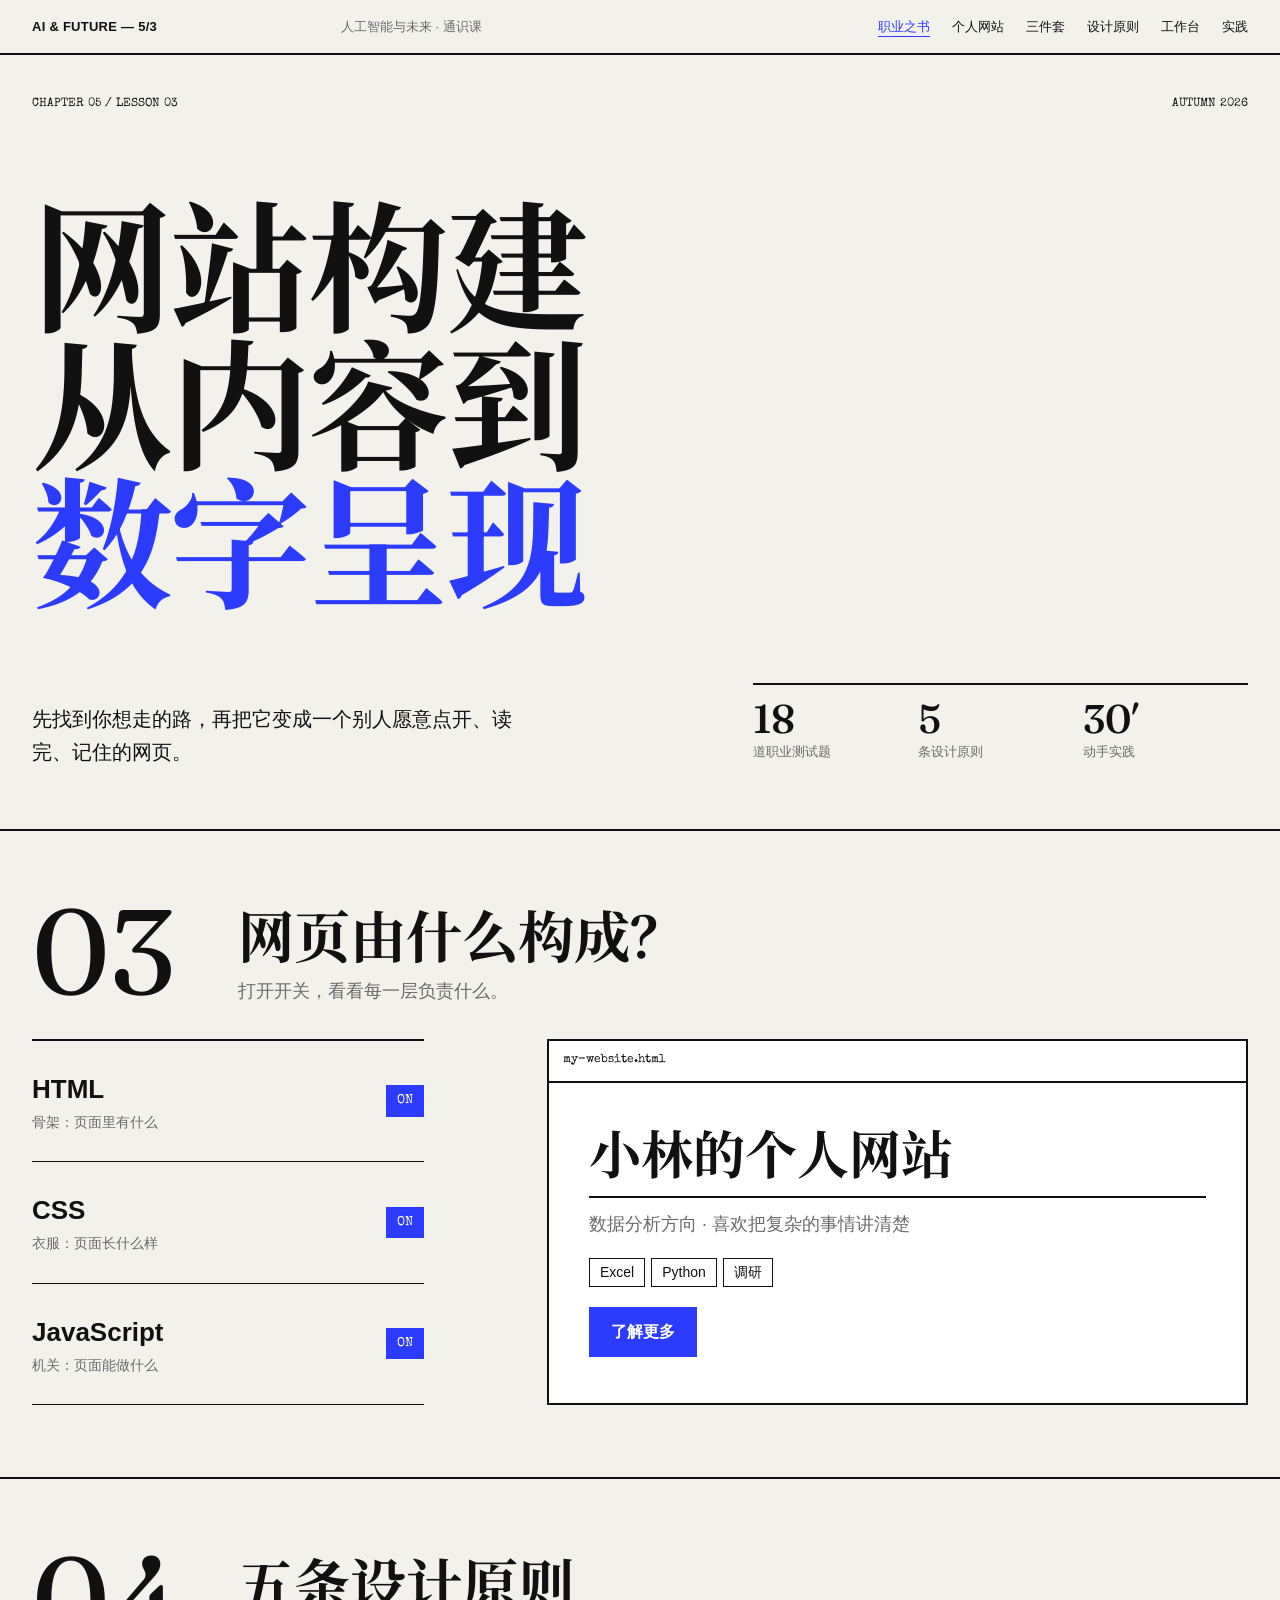
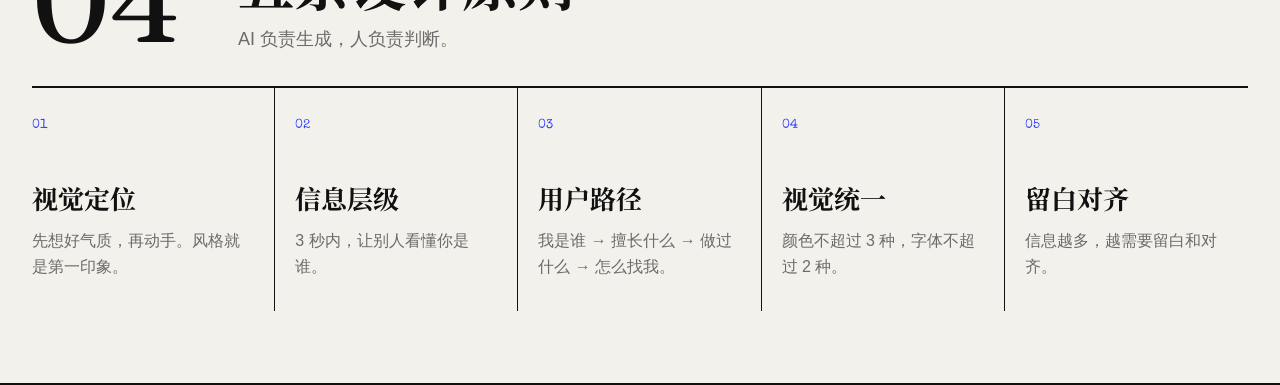
<file: styles/c-editorial.html>
<!DOCTYPE html>
<html lang="zh-CN">
<head>
  <meta charset="UTF-8">
  <meta name="viewport" content="width=device-width, initial-scale=1.0">
  <title>方案 C · 编辑网格</title>
  <link rel="stylesheet" href="fonts/fonts.css">
  <style>
    :root {
      --bg: #f3f1ec; --ink: #111; --soft: #6b6b6b; --accent: #2b3cff; --line: #111;
      --title: "Fraunces", "Noto Serif SC", "Songti SC", serif;
      --zh: "Noto Serif SC", "Songti SC", serif;
      --sans: "Helvetica Neue", Arial, "PingFang SC", "Microsoft YaHei", sans-serif;
      --mono: "Special Elite", "Courier New", monospace;
    }
    * { box-sizing: border-box; }
    body { margin: 0; color: var(--ink); background: var(--bg); font-family: var(--sans); line-height: 1.65; overflow-x: hidden; }
    .grid { display: grid; grid-template-columns: repeat(12, 1fr); column-gap: 20px; width: calc(100% - 64px); margin: 0 auto; }
    header { border-bottom: 2px solid var(--line); }
    header .grid { padding: 16px 0; align-items: center; font-size: 13px; }
    header b { grid-column: span 3; font-weight: 800; letter-spacing: .02em; }
    header span { grid-column: span 3; color: var(--soft); }
    header nav { grid-column: span 6; display: flex; justify-content: flex-end; gap: 22px; }
    header nav a { color: var(--ink); text-decoration: none; }
    header nav a.on { color: var(--accent); text-decoration: underline; text-underline-offset: 5px; }
    section { border-bottom: 2px solid var(--line); }

    .hero .grid { min-height: 86vh; padding: 40px 0; align-content: space-between; row-gap: 40px; }
    .hero .tag { grid-column: 1 / 4; font-family: var(--mono); font-size: 12px; }
    .hero .tag2 { grid-column: 10 / 13; font-family: var(--mono); font-size: 12px; text-align: right; }
    .hero h1 { grid-column: 1 / 13; margin: 0; font-family: var(--zh); font-weight: 700; font-size: clamp(64px, 11vw, 176px); line-height: .98; letter-spacing: -.02em; }
    .hero h1 span { color: var(--accent); }
    .hero .sub { grid-column: 1 / 6; font-size: 20px; }
    .hero .meta { grid-column: 8 / 13; display: grid; grid-template-columns: repeat(3, 1fr); border-top: 2px solid var(--line); }
    .hero .meta div { padding: 12px 0; font-size: 13px; color: var(--soft); }
    .hero .meta b { display: block; font-family: var(--title); font-weight: 500; font-size: 40px; color: var(--ink); line-height: 1.1; }

    .sec .grid { padding: 72px 0; row-gap: 32px; }
    .sec .no { grid-column: 1 / 3; font-family: var(--title); font-size: 120px; line-height: .8; }
    .sec .ttl { grid-column: 3 / 9; }
    .sec .ttl h2 { margin: 0; font-family: var(--zh); font-size: clamp(36px, 4.4vw, 64px); line-height: 1.1; }
    .sec .ttl p { margin: 12px 0 0; color: var(--soft); font-size: 18px; }

    .switches { grid-column: 1 / 5; display: grid; border-top: 2px solid var(--line); }
    .sw { display: grid; grid-template-columns: 1fr auto; align-items: center; padding: 18px 0; border-bottom: 1px solid var(--line); cursor: pointer; }
    .sw b { font-size: 26px; font-weight: 800; } .sw small { display: block; color: var(--soft); font-size: 14px; }
    .sw .state { font-family: var(--mono); font-size: 13px; padding: 4px 10px; border: 1.5px solid var(--ink); }
    .sw.on .state { background: var(--accent); border-color: var(--accent); color: #fff; }
    .browser { grid-column: 6 / 13; border: 2px solid var(--line); background: #fff; }
    .bar { padding: 10px 14px; border-bottom: 2px solid var(--line); font-family: var(--mono); font-size: 12px; }
    .demo { padding: 40px; min-height: 320px; }
    .demo.styled h4 { margin: 0; font-family: var(--zh); font-size: 52px; line-height: 1.1; }
    .demo.styled p { font-size: 18px; color: var(--soft); border-top: 2px solid var(--ink); padding-top: 12px; margin-top: 16px; }
    .demo.styled .tags span { display: inline-block; margin: 0 6px 6px 0; padding: 2px 10px; border: 1.5px solid var(--ink); font-size: 14px; }
    .demo.styled button { margin-top: 14px; padding: 12px 22px; border: 0; background: var(--accent); color: #fff; font: inherit; font-weight: 700; }
    .demo:not(.styled), .demo:not(.styled) * { all: revert; font-family: "Times New Roman", serif; }

    .rules { grid-column: 1 / 13; display: grid; grid-template-columns: repeat(5, 1fr); border-top: 2px solid var(--line); }
    .rule { padding: 22px 20px 30px 0; border-right: 1px solid var(--line); }
    .rule + .rule { padding-left: 20px; }
    .rule:last-child { border-right: 0; }
    .rule .n { font-family: var(--mono); font-size: 13px; color: var(--accent); }
    .rule h5 { margin: 40px 0 8px; font-family: var(--zh); font-size: 26px; }
    .rule p { margin: 0; color: var(--soft); }
    .rule:hover { background: var(--accent); color: #fff; } .rule:hover p, .rule:hover .n { color: #dfe3ff; }

    @media (max-width: 900px) {
      .grid { width: calc(100% - 32px); grid-template-columns: 1fr; }
      .grid > * { grid-column: 1 / -1 !important; }
      header nav, header span { display: none; }
      .hero .tag2 { text-align: left; }
      .sec .no { font-size: 72px; }
      .rules { grid-template-columns: 1fr; } .rule, .rule + .rule { padding: 18px 0; border-right: 0; border-bottom: 1px solid var(--line); }
      .rule h5 { margin-top: 8px; }
    }
  </style>
</head>
<body>
  <header><div class="grid"><b>AI &amp; FUTURE — 5/3</b><span>人工智能与未来 · 通识课</span>
    <nav><a class="on" href="#">职业之书</a><a href="#">个人网站</a><a href="#">三件套</a><a href="#">设计原则</a><a href="#">工作台</a><a href="#">实践</a></nav></div></header>

  <section class="hero"><div class="grid">
    <span class="tag">CHAPTER 05 / LESSON 03</span><span class="tag2">AUTUMN 2026</span>
    <h1>网站构建<br>从内容到<br><span>数字呈现</span></h1>
    <p class="sub">先找到你想走的路，再把它变成一个别人愿意点开、读完、记住的网页。</p>
    <div class="meta"><div><b>18</b>道职业测试题</div><div><b>5</b>条设计原则</div><div><b>30′</b>动手实践</div></div>
  </div></section>

  <section class="sec"><div class="grid">
    <span class="no">03</span>
    <div class="ttl"><h2>网页由什么构成？</h2><p>打开开关，看看每一层负责什么。</p></div>
    <div class="switches">
      <div class="sw on"><div><b>HTML</b><small>骨架：页面里有什么</small></div><span class="state">ON</span></div>
      <div class="sw on" id="cssSw"><div><b>CSS</b><small>衣服：页面长什么样</small></div><span class="state">ON</span></div>
      <div class="sw on"><div><b>JavaScript</b><small>机关：页面能做什么</small></div><span class="state">ON</span></div>
    </div>
    <div class="browser">
      <div class="bar">my-website.html</div>
      <div class="demo styled" id="demo">
        <h4>小林的个人网站</h4>
        <p>数据分析方向 · 喜欢把复杂的事情讲清楚</p>
        <div class="tags"><span>Excel</span><span>Python</span><span>调研</span></div>
        <button>了解更多</button>
      </div>
    </div>
  </div></section>

  <section class="sec"><div class="grid">
    <span class="no">04</span>
    <div class="ttl"><h2>五条设计原则</h2><p>AI 负责生成，人负责判断。</p></div>
    <div class="rules">
      <div class="rule"><span class="n">01</span><h5>视觉定位</h5><p>先想好气质，再动手。风格就是第一印象。</p></div>
      <div class="rule"><span class="n">02</span><h5>信息层级</h5><p>3 秒内，让别人看懂你是谁。</p></div>
      <div class="rule"><span class="n">03</span><h5>用户路径</h5><p>我是谁 → 擅长什么 → 做过什么 → 怎么找我。</p></div>
      <div class="rule"><span class="n">04</span><h5>视觉统一</h5><p>颜色不超过 3 种，字体不超过 2 种。</p></div>
      <div class="rule"><span class="n">05</span><h5>留白对齐</h5><p>信息越多，越需要留白和对齐。</p></div>
    </div>
  </div></section>
  <script>
    document.querySelectorAll(".sw").forEach((s) => s.addEventListener("click", () => {
      s.classList.toggle("on");
      const st = s.querySelector(".state"); if (st) st.textContent = s.classList.contains("on") ? "ON" : "OFF";
      if (s.id === "cssSw") document.getElementById("demo").classList.toggle("styled", s.classList.contains("on"));
    }));
  </script>
</body>
</html>
</file>
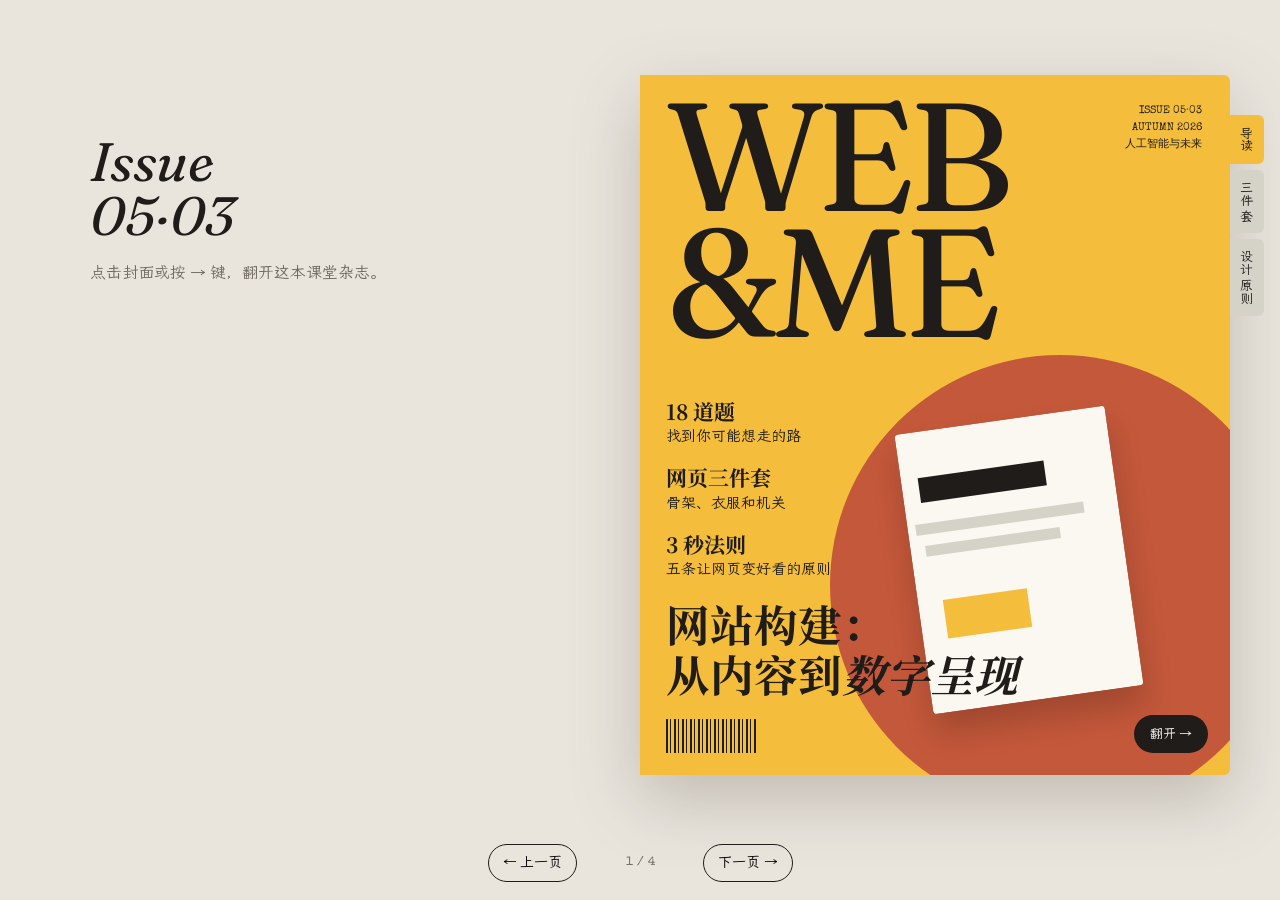
<file: styles/d-magazine.html>
<!DOCTYPE html>
<html lang="zh-CN">
<head>
  <meta charset="UTF-8">
  <meta name="viewport" content="width=device-width, initial-scale=1.0">
  <title>方案 D · 杂志教科书翻页</title>
  <link rel="stylesheet" href="fonts/fonts.css">
  <style>
    :root {
      --desk: #e9e5dd; --paper: #fbf8f2; --paper-2: #f5f0e6; --ink: #1f1c19; --soft: #6f685e;
      --mustard: #f4bd3b; --terra: #c4583a; --stone: #d5d2c8; --blue: #2f4bd8; --rule: rgba(64,92,140,.12); --line: rgba(31,28,25,.16);
      --hand: "LXGW WenKai", "KaiTi", "STKaiti", serif;
      --title: "Fraunces", "Noto Serif SC", "Songti SC", serif;
      --zh: "Noto Serif SC", "Songti SC", serif;
      --type: "Special Elite", "Courier New", monospace;
      --W: min(1180px, 94vw);
      --H: min(700px, calc(100vh - 140px));
    }
    * { box-sizing: border-box; }
    html, body { margin: 0; height: 100%; overflow: hidden; }
    body { color: var(--ink); background: var(--desk); font-family: var(--hand); line-height: 1.7; }
    .type { font-family: var(--type); letter-spacing: .08em; }

    .stage { height: 100%; display: grid; place-items: center; padding-bottom: 50px; }
    .book { position: relative; width: var(--W); height: var(--H); display: grid; grid-template-columns: 1fr 1fr; perspective: 2600px; }
    .slot { position: relative; height: 100%; }
    .slot.has { filter: drop-shadow(0 24px 34px rgba(50,35,20,.22)); }

    .page { position: absolute; inset: 0; overflow: hidden; padding: 48px 50px 56px; background: var(--paper); }
    .slot-l .page, .leaf .back { border-radius: 6px 0 0 6px; background: linear-gradient(90deg, transparent 86%, rgba(80,60,30,.13)), var(--paper-2); }
    .slot-r .page, .leaf .front { border-radius: 0 6px 6px 0; background: linear-gradient(90deg, rgba(80,60,30,.14), transparent 12%), var(--paper); }
    .pno { position: absolute; bottom: 20px; font-family: var(--type); font-size: 11px; color: var(--soft); }
    .slot-l .pno, .back .pno { left: 50px; } .slot-r .pno, .front .pno { right: 50px; }
    .runhead { position: absolute; top: 20px; left: 50px; right: 50px; display: flex; justify-content: space-between; font-family: var(--type); font-size: 10.5px; color: var(--soft); }

    /* 教科书侧边索引 */
    .thumbs { position: absolute; right: -34px; top: 40px; display: grid; gap: 6px; z-index: 6; }
    .thumbs button { width: 34px; padding: 10px 0; writing-mode: vertical-rl; border: 0; border-radius: 0 6px 6px 0; font: 13px var(--hand);
      color: var(--ink); background: var(--stone); cursor: pointer; letter-spacing: .1em; transition: transform .2s; }
    .thumbs button:hover { transform: translateX(4px); }
    .thumbs button.on { background: var(--mustard); }

    /* 翻页 */
    .leaf { position: absolute; top: 0; bottom: 0; left: 50%; width: 50%; transform-origin: left center; transform-style: preserve-3d; z-index: 5; }
    .leaf .page { backface-visibility: hidden; -webkit-backface-visibility: hidden; }
    .leaf .back { transform: rotateY(180deg); }
    .leaf.fwd { animation: fwd .9s cubic-bezier(.45,.05,.3,1) forwards; }
    .leaf.bwd { animation: bwd .9s cubic-bezier(.45,.05,.3,1) forwards; }
    @keyframes fwd { from { transform: rotateY(0); } to { transform: rotateY(-180deg); } }
    @keyframes bwd { from { transform: rotateY(-180deg); } to { transform: rotateY(0); } }

    .pager { position: fixed; left: 0; right: 0; bottom: 18px; display: flex; justify-content: center; align-items: center; gap: 18px; font-size: 14px; }
    .pager button { padding: 6px 14px; background: none; border: 1px solid var(--ink); border-radius: 99px; font: inherit; cursor: pointer; }
    .pager span { font-family: var(--type); font-size: 12px; color: var(--soft); min-width: 90px; text-align: center; }

    /* ---------- 封面：时尚杂志 ---------- */
    .cover { padding: 0 !important; border-radius: 0 6px 6px 0 !important; background: var(--mustard) !important; color: var(--ink); }
    .cover .mast { position: absolute; top: 18px; left: 26px; right: 26px; font-family: var(--title); font-size: clamp(90px, 12vw, 168px); line-height: .82; letter-spacing: -.05em; }
    .cover .issue { position: absolute; top: 28px; right: 28px; text-align: right; font-family: var(--type); font-size: 10.5px; line-height: 1.6; }
    .cover .art { position: absolute; right: -60px; bottom: -40px; width: 78%; aspect-ratio: 1; border-radius: 50%; background: var(--terra); }
    .cover .art::before { content: ""; position: absolute; left: 18%; top: 14%; width: 46%; aspect-ratio: 3/4; background: var(--paper); border-radius: 4px; transform: rotate(-8deg);
      box-shadow: 0 20px 30px rgba(0,0,0,.18); background-image: linear-gradient(var(--ink) 0 0), linear-gradient(var(--stone) 0 0), linear-gradient(var(--stone) 0 0), linear-gradient(var(--mustard) 0 0);
      background-size: 60% 9%, 80% 4%, 64% 4%, 40% 14%; background-position: 20% 18%, 20% 34%, 20% 42%, 20% 70%; background-repeat: no-repeat; }
    .cover .lines { position: absolute; left: 26px; top: 46%; width: 46%; display: grid; gap: 16px; }
    .cover .lines p { margin: 0; font-size: 15px; line-height: 1.4; }
    .cover .lines b { display: block; font-family: var(--zh); font-size: 21px; }
    .cover .big { position: absolute; left: 26px; bottom: 74px; font-family: var(--zh); font-size: clamp(30px, 3.4vw, 44px); line-height: 1.15; }
    .cover .big em { font-family: var(--title); font-weight: 400; }
    .cover .barcode { position: absolute; left: 26px; bottom: 22px; width: 92px; height: 34px;
      background: repeating-linear-gradient(90deg, var(--ink) 0 2px, transparent 2px 4px, var(--ink) 4px 5px, transparent 5px 8px); }
    .cover .open { position: absolute; right: 22px; bottom: 22px; padding: 8px 16px; background: var(--ink); color: var(--paper); border-radius: 99px; font-size: 13px; }
    .desk-note { padding: 60px 40px; color: var(--soft); }
    .desk-note h2 { margin: 0; font-family: var(--title); font-weight: 400; font-style: italic; font-size: 54px; color: var(--ink); line-height: 1; }
    .desk-note p { max-width: 300px; }

    /* ---------- 内页通用 ---------- */
    .kicker { margin: 18px 0 10px; font-family: var(--type); font-size: 11px; color: var(--terra); letter-spacing: .12em; }
    h2.h { margin: 0 0 18px; font-family: var(--zh); font-size: clamp(30px, 3.2vw, 44px); line-height: 1.2; }
    .lead { font-size: 18px; color: #3d3833; }
    .dropcap::first-letter { float: left; font-family: var(--zh); font-size: 66px; line-height: .9; margin: 6px 10px 0 0; color: var(--terra); }

    .toc { margin: 22px 0 0; padding: 0; list-style: none; }
    .toc li { display: flex; align-items: baseline; gap: 10px; padding: 9px 0; border-bottom: 1px solid var(--line); font-size: 18px; cursor: pointer; }
    .toc li:hover { color: var(--terra); }
    .toc b { font-family: var(--title); font-weight: 400; font-style: italic; font-size: 26px; width: 1.6em; color: var(--terra); }
    .toc i { flex: 1; border-bottom: 1px dotted var(--soft); transform: translateY(-5px); }
    .toc small { font-family: var(--type); font-size: 12px; }

    .note { position: relative; margin-top: 18px; padding: 14px 16px 14px 18px; background: rgba(244,189,59,.35); font-size: 15.5px; }
    .note::before { content: "课堂笔记"; display: block; font-family: var(--type); font-size: 10.5px; letter-spacing: .15em; color: var(--terra); }
    .box { margin-top: 18px; padding: 16px 18px; border: 1.5px solid var(--ink); font-size: 15.5px; }
    .box h4 { margin: 0 0 6px; font-family: var(--zh); font-size: 16px; }

    .layers { display: grid; gap: 12px; margin-top: 14px; }
    .layer { display: grid; grid-template-columns: 96px 1fr; gap: 14px; align-items: center; padding: 12px 0; border-bottom: 1px solid var(--line); }
    .layer b { font-family: var(--title); font-size: 24px; font-weight: 500; }
    .layer span { font-size: 16px; }
    .layer em { font-style: normal; color: var(--terra); }

    .lab-sw { display: flex; gap: 10px; margin: 6px 0 16px; flex-wrap: wrap; }
    .lab-sw button { padding: 8px 16px; border: 1.5px solid var(--ink); border-radius: 99px; background: var(--ink); color: var(--paper); font: 15px var(--hand); cursor: pointer; }
    .lab-sw button.off { background: transparent; color: var(--ink); text-decoration: line-through; }
    .browser { border: 1.5px solid var(--ink); border-radius: 6px; overflow: hidden; background: #fff; }
    .browser .bar { padding: 6px 12px; border-bottom: 1.5px solid var(--ink); font-family: var(--type); font-size: 11px; }
    .demo { padding: 26px; min-height: 250px; }
    .demo.styled { background: linear-gradient(135deg, #fff6e2, #fff); }
    .demo.styled h4 { margin: 0; font-family: var(--zh); font-size: 32px; color: var(--terra); }
    .demo.styled p { color: var(--soft); }
    .demo.styled .tags span { display: inline-block; margin: 0 6px 6px 0; padding: 2px 12px; border: 1.5px solid var(--ink); border-radius: 99px; font-size: 14px; }
    .demo.styled button { margin-top: 8px; padding: 9px 20px; border: 0; border-radius: 99px; background: var(--ink); color: #fff; font: inherit; }
    .demo:not(.styled), .demo:not(.styled) * { all: revert; font-family: "Times New Roman", serif; }

    .quote { font-family: var(--zh); font-size: clamp(34px, 3.8vw, 52px); line-height: 1.25; margin: 30px 0 0; }
    .quote em { font-style: normal; color: var(--terra); }
    .quote-src { margin-top: 16px; font-family: var(--type); font-size: 12px; color: var(--soft); }
    .rules { margin: 12px 0 0; padding: 0; list-style: none; counter-reset: r; }
    .rules li { display: grid; grid-template-columns: 52px 1fr; padding: 11px 0; border-bottom: 1px solid var(--line); counter-increment: r; }
    .rules li::before { content: counter(r, lower-roman) "."; font-family: var(--title); font-style: italic; font-size: 26px; color: var(--terra); line-height: 1.2; }
    .rules b { font-family: var(--zh); font-size: 19px; display: block; }
    .rules span { font-size: 15.5px; color: var(--soft); }

    @media (max-width: 860px) {
      :root { --W: 92vw; --H: calc(100vh - 110px); }
      .book { grid-template-columns: 1fr; }
      .slot-l { display: none; }
      .slot-r .page { border-radius: 6px; padding: 40px 22px 50px; overflow-y: auto; }
      .leaf { left: 0; width: 100%; } .leaf .back { display: none; }
      .leaf.fwd { animation-name: fwdM; } .leaf.bwd { animation-name: bwdM; }
      .thumbs { display: none; }
      .runhead { left: 22px; right: 22px; } .front .pno, .slot-r .pno { right: 22px; }
      .cover .mast { font-size: 25vw; } .cover .lines { width: 60%; }
    }
    @keyframes fwdM { 0% { transform: rotateY(0); opacity: 1; } 75% { opacity: 1; } 100% { transform: rotateY(-115deg); opacity: 0; } }
    @keyframes bwdM { 0% { transform: rotateY(-115deg); opacity: 0; } 25% { opacity: 1; } 100% { transform: rotateY(0); opacity: 1; } }
  </style>
</head>
<body>
  <div class="stage">
    <div class="book" id="book">
      <div class="slot slot-l" id="L"></div>
      <div class="slot slot-r" id="R"></div>
      <nav class="thumbs" id="thumbs"></nav>
    </div>
  </div>
  <div class="pager">
    <button id="prev" type="button">← 上一页</button>
    <span id="pos"></span>
    <button id="next" type="button">下一页 →</button>
  </div>

  <script>
    const RH = (l, r) => `<div class="runhead"><span>${l}</span><span>${r}</span></div>`;
    // 每一页的内容。真正的课件里每一节会是几页。
    const PAGES = [
      { chap: 0, html: `
        <div class="page cover">
          <div class="mast">WEB<br>&amp;ME</div>
          <div class="issue">ISSUE 05·03<br>AUTUMN 2026<br>人工智能与未来</div>
          <div class="art"></div>
          <div class="lines">
            <p><b>18 道题</b>找到你可能想走的路</p>
            <p><b>网页三件套</b>骨架、衣服和机关</p>
            <p><b>3 秒法则</b>五条让网页变好看的原则</p>
          </div>
          <div class="big">网站构建：<br>从内容到<em>数字呈现</em></div>
          <div class="barcode"></div>
          <div class="open">翻开 →</div>
        </div>` },
      { chap: 0, html: `
        ${RH("CONTENTS", "目录")}
        <p class="kicker">IN THIS ISSUE</p>
        <h2 class="h">本期目录</h2>
        <ul class="toc">
          <li data-go="1"><b>1</b>职业之书<i></i><small>P.04</small></li>
          <li data-go="1"><b>2</b>为什么需要个人网站<i></i><small>P.06</small></li>
          <li data-go="3"><b>3</b>网页三件套<i></i><small>P.08</small></li>
          <li data-go="5"><b>4</b>五条设计原则<i></i><small>P.10</small></li>
          <li data-go="5"><b>5</b>提示词工作台<i></i><small>P.12</small></li>
          <li data-go="5"><b>6</b>动手实践<i></i><small>P.14</small></li>
        </ul>` },
      { chap: 0, html: `
        ${RH("EDITOR'S LETTER", "卷首语")}
        <p class="kicker">EDITOR'S LETTER</p>
        <h2 class="h">简历让你被筛选，<br>网站让你被记住。</h2>
        <p class="lead dropcap">这节课我们不把简历复制到网页里。我们先翻一本职业之书，看看自己想走哪条路；再学一点网页的基本构成和设计原则；最后，用自然语言请 AI 帮你做出第一个个人网站。</p>
        <div class="note">你不需要会写代码。你需要的是：讲清楚想要什么，并判断 AI 做得好不好。</div>` },
      { chap: 1, html: `
        ${RH("CH.03 · 网页三件套", "")}
        <p class="kicker">CHAPTER 03</p>
        <h2 class="h">网页由什么构成？</h2>
        <p class="lead">任何一个网页，都可以拆成三层。</p>
        <div class="layers">
          <div class="layer"><b>HTML</b><span>内容结构 · 页面里<em>有什么</em><br>就像房子的<em>骨架</em></span></div>
          <div class="layer"><b>CSS</b><span>视觉样式 · 页面<em>长什么样</em><br>就像<em>衣服和装修</em></span></div>
          <div class="layer"><b>JS</b><span>交互功能 · 页面<em>能做什么</em><br>就像<em>动作和机关</em></span></div>
        </div>
        <div class="box"><h4>知识点</h4>浏览器读到 HTML 文件，会顺着里面的链接把 CSS 和 JS 一起"拉"进来，三者合起来，才是你看到的页面。</div>` },
      { chap: 1, html: `
        ${RH("", "动手试一试")}
        <p class="kicker">TRY IT</p>
        <h2 class="h">关掉 CSS 会怎样？</h2>
        <div class="lab-sw"><button type="button" data-sw="css">CSS 衣服</button><button type="button" data-sw="js">JS 机关</button></div>
        <div class="browser"><div class="bar">my-website.html</div>
          <div class="demo styled" id="demo"><h4>小林的个人网站</h4><p>数据分析方向 · 喜欢把复杂的事情讲清楚</p>
          <div class="tags"><span>Excel</span><span>Python</span><span>调研</span></div><button type="button" id="demoBtn">了解更多</button></div></div>
        <div class="note">按 F12，你可以"改写"任何一个网站——刷新后就会恢复。</div>` },
      { chap: 2, html: `
        ${RH("CH.04 · 设计原则", "")}
        <p class="kicker">CHAPTER 04</p>
        <p class="quote">网页设计的核心，<br>不是<em>堆材料</em>，<br>而是让人<em>3 秒</em><br>看懂你是谁。</p>
        <p class="quote-src">— 本节课主旨</p>` },
      { chap: 2, html: `
        ${RH("", "五条原则")}
        <p class="kicker">FIVE RULES</p>
        <h2 class="h">五条设计原则</h2>
        <ol class="rules">
          <li><div><b>视觉定位</b><span>先想好气质，再动手。风格就是第一印象。</span></div></li>
          <li><div><b>信息层级</b><span>重要的更大、更靠前、更醒目。</span></div></li>
          <li><div><b>用户路径</b><span>我是谁 → 擅长什么 → 做过什么 → 怎么找我</span></div></li>
          <li><div><b>视觉统一</b><span>颜色不超过 3 种，字体不超过 2 种。</span></div></li>
          <li><div><b>留白对齐</b><span>信息越多，越需要留白和对齐。</span></div></li>
        </ol>` }
    ];
    const CHAPS = ["导读", "三件套", "设计原则"];

    const mobile = () => matchMedia("(max-width: 860px)").matches;
    // 桌面：0 号为封面单页，之后两页一组；手机：一页一页
    const spreads = () => mobile()
      ? PAGES.map((_, i) => [null, i])
      : [[null, 0], ...Array.from({ length: Math.ceil((PAGES.length - 1) / 2) }, (_, k) => [1 + k * 2, 2 + k * 2])];
    let s = 0, busy = false;

    const pageHTML = (i) => i == null || !PAGES[i] ? "" :
      (i === 0 ? PAGES[0].html : `<div class="page">${PAGES[i].html}<span class="pno">— ${String(i + 1).padStart(2, "0")} —</span></div>`);
    const inner = (i) => i == null || !PAGES[i] ? "" : (i === 0 ? PAGES[0].html.replace(/^\s*<div class="page cover">|<\/div>\s*$/g, "") : PAGES[i].html);

    function paint() {
      const [l, r] = spreads()[s];
      L.innerHTML = pageHTML(l) || (s === 0 && !mobile() ? `<div class="desk-note"><h2>Issue<br>05·03</h2><p>点击封面或按 → 键，翻开这本课堂杂志。</p></div>` : "");
      R.innerHTML = pageHTML(r);
      L.classList.toggle("has", l != null); R.classList.toggle("has", r != null);
      pos.textContent = `${s + 1} / ${spreads().length}`;
      const chap = PAGES[r ?? l]?.chap ?? 0;
      thumbs.innerHTML = CHAPS.map((c, k) => `<button type="button" data-chap="${k}" class="${k === chap ? "on" : ""}">${c}</button>`).join("");
      wire();
    }

    function go(t) {
      const sp = spreads();
      if (busy || t < 0 || t >= sp.length || t === s) return;
      busy = true;
      const fwd = t > s, [cl, cr] = sp[s], [nl, nr] = sp[t];
      const leaf = document.createElement("div");
      leaf.className = "leaf " + (fwd ? "fwd" : "bwd");
      const frontIdx = fwd ? cr : nr, backIdx = fwd ? nl : cl;
      const frontCls = frontIdx === 0 ? "page cover front" : "page front";
      leaf.innerHTML = `<div class="${frontCls}">${inner(frontIdx)}</div><div class="page back">${backIdx != null ? inner(backIdx) : ""}</div>`;
      book.appendChild(leaf);
      if (fwd) { R.innerHTML = pageHTML(nr); R.classList.toggle("has", nr != null); }
      else { L.innerHTML = pageHTML(nl); L.classList.toggle("has", nl != null); }
      s = t;
      setTimeout(() => { leaf.remove(); paint(); busy = false; }, 900);
    }

    function wire() {
      document.querySelectorAll("[data-go]").forEach((el) => el.onclick = () => go(spreads().findIndex(([a, b]) => a == el.dataset.go || b == el.dataset.go)));
      document.querySelectorAll("[data-chap]").forEach((el) => el.onclick = () => {
        const first = PAGES.findIndex((p) => p.chap == el.dataset.chap);
        go(spreads().findIndex(([a, b]) => a === first || b === first));
      });
      const cover = R.querySelector(".cover"); if (cover) { cover.style.cursor = "pointer"; cover.onclick = () => go(1); }
      document.querySelectorAll("[data-sw]").forEach((b) => b.onclick = () => {
        b.classList.toggle("off");
        if (b.dataset.sw === "css") document.getElementById("demo").classList.toggle("styled", !b.classList.contains("off"));
      });
      const db = document.getElementById("demoBtn");
      if (db) db.onclick = () => { const js = document.querySelector('[data-sw="js"]'); if (!js.classList.contains("off")) db.textContent = "你好！这是 JS 在工作 👋"; };
    }

    prev.onclick = () => go(s - 1);
    next.onclick = () => go(s + 1);
    addEventListener("keydown", (e) => { if (e.key === "ArrowRight" || e.key === "PageDown") go(s + 1); if (e.key === "ArrowLeft" || e.key === "PageUp") go(s - 1); });
    addEventListener("resize", () => { s = 0; paint(); });
    paint();
  </script>
</body>
</html>
</file>
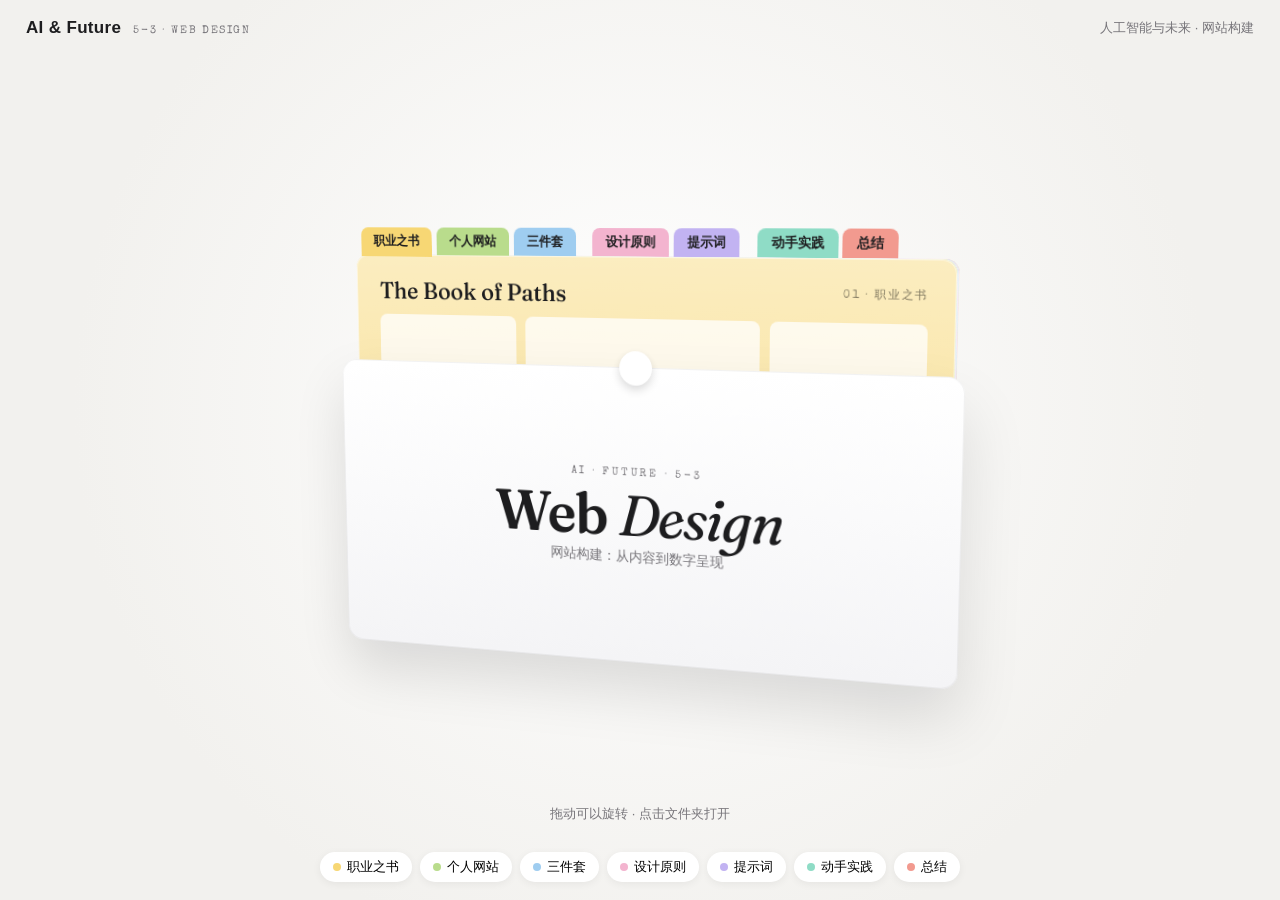
<file: styles/e-folder.html>
<!DOCTYPE html>
<html lang="zh-CN">
<head>
  <meta charset="UTF-8">
  <meta name="viewport" content="width=device-width, initial-scale=1.0">
  <title>方案 E · 风琴文件夹</title>
  <link rel="stylesheet" href="fonts/fonts.css">
  <style>
    :root {
      --bg: #f2f1ee; --ink: #1d1d1f; --soft: #77757a; --line: rgba(0,0,0,.08);
      --c1: #f7d774; --c2: #b9dc8c; --c3: #f4a77a; --c4: #9fcdf0; --c5: #f3b4cf; --c6: #c2b3f2; --c7: #8fdcc6; --c8: #f29a8f;
      --title: "Fraunces", "Noto Serif SC", "Songti SC", serif;
      --zh: "Noto Serif SC", "Songti SC", serif;
      --sans: -apple-system, BlinkMacSystemFont, "Segoe UI", "PingFang SC", "Microsoft YaHei", sans-serif;
      --mono: "Special Elite", "Courier New", monospace;
      --SW: min(620px, 82vw);           /* 纸张宽度 */
      --SH: calc(var(--SW) * .62);
    }
    * { box-sizing: border-box; }
    html, body { margin: 0; height: 100%; overflow: hidden; }
    body { color: var(--ink); background: radial-gradient(circle at 50% 45%, #fff, var(--bg) 70%); font-family: var(--sans); }
    header { position: fixed; top: 0; left: 0; right: 0; display: flex; justify-content: space-between; align-items: center; padding: 18px 26px; z-index: 30; }
    header b { font-size: 17px; letter-spacing: .02em; } header b span { font-family: var(--mono); font-weight: 400; font-size: 11px; color: var(--soft); margin-left: 12px; letter-spacing: .15em; }
    header small { color: var(--soft); font-size: 13px; }

    .scene { position: absolute; inset: 0; display: grid; place-items: center; perspective: 1700px; cursor: grab; user-select: none; }
    .scene:active { cursor: grabbing; }
    .rig { position: relative; width: var(--SW); height: var(--SH); transform-style: preserve-3d;
      transform: rotateX(var(--rx, -8deg)) rotateY(var(--ry, -18deg)); transition: transform .9s cubic-bezier(.3,.7,.2,1); }
    .rig.dragging { transition: none; }

    /* 每一页纸 */
    .sheet { position: absolute; inset: 0; border-radius: 14px; transform-style: preserve-3d; cursor: pointer;
      transform: translateZ(calc((var(--n) - var(--i)) * -3px)); transition: transform .8s cubic-bezier(.3,.7,.2,1), box-shadow .3s; }
    .sheet .face { position: absolute; inset: 0; border-radius: 14px; background: var(--c); padding: 22px 26px; overflow: hidden;
      box-shadow: inset 0 0 0 1px rgba(255,255,255,.5), 0 1px 0 rgba(0,0,0,.04); }
    .sheet .face::after { content: ""; position: absolute; inset: 0; background: linear-gradient(180deg, rgba(255,255,255,.55), rgba(255,255,255,.15)); }
    .sheet .tab { position: absolute; z-index: 2; top: -28px; left: calc(var(--i) * 11.5% + 2%); height: 30px; padding: 5px 14px; border-radius: 8px 8px 0 0;
      background: var(--c); font-size: 13px; font-weight: 700; white-space: nowrap; }
    .sheet h3 { position: relative; z-index: 1; margin: 0; font-family: var(--title); font-weight: 500; font-size: clamp(16px, 2.4vw, 24px); }
    .sheet .no { position: absolute; right: 26px; top: 26px; z-index: 1; font-family: var(--mono); font-size: 11px; letter-spacing: .15em; color: rgba(0,0,0,.5); }
    .sheet .peek { position: relative; z-index: 1; margin-top: 10px; display: flex; gap: 10px; }
    .sheet .peek i { flex: 1; height: calc(var(--SH) * .34); border-radius: 8px; background: rgba(255,255,255,.75); }
    .sheet .peek i:nth-child(2) { flex: 1.6; }

    /* 正面口袋（文件夹封面） */
    .pocket { position: absolute; left: -2%; right: -2%; bottom: -6%; height: 78%; transform-origin: bottom center; transform: translateZ(14px);
      transform-style: preserve-3d; transition: transform 1s cubic-bezier(.3,.7,.2,1); pointer-events: none; }
    .pocket .front { position: absolute; inset: 0; border-radius: 16px; background: linear-gradient(180deg, #ffffff, #f4f4f6);
      box-shadow: 0 30px 60px rgba(0,0,0,.12), inset 0 0 0 1px rgba(0,0,0,.05); display: grid; place-items: center; text-align: center; pointer-events: auto; cursor: pointer; }
    .pocket .front p { margin: 0; font-family: var(--mono); font-size: 11px; letter-spacing: .25em; color: var(--soft); }
    .pocket .front h1 { margin: 8px 0 4px; font-family: var(--title); font-size: clamp(30px, 5.6vw, 58px); font-weight: 600; letter-spacing: -.02em; line-height: 1; }
    .pocket .front h1 em { font-weight: 400; }
    .pocket .front small { color: var(--soft); font-size: 14px; }
    .pocket .front .clasp { position: absolute; top: -16px; left: 50%; width: 34px; height: 34px; margin-left: -17px; border-radius: 50%; background: #fff; box-shadow: 0 4px 10px rgba(0,0,0,.15); }
    .sides { position: absolute; top: 22%; bottom: 0; width: 0; }

    /* 打开后 */
    .rig.open { --rx: -30deg; translate: 0 70px; }
    .rig.open .pocket .front > div { opacity: 0; transition: opacity .3s; }
    .rig.open .pocket { transform: translateZ(18px) rotateX(-72deg); }
    .rig.open .sheet { transform: translateZ(calc((var(--n) - var(--i)) * -64px)) translateY(calc((var(--n) - var(--i)) * -16px)) rotateX(calc((var(--n) - var(--i)) * 2deg)); }
    .rig.open .sheet:hover { transform: translateZ(calc((var(--n) - var(--i)) * -64px)) translateY(calc((var(--n) - var(--i)) * -16px - 34px)) rotateX(calc((var(--n) - var(--i)) * 2deg)); }
    .rig.open .sheet:hover .face { box-shadow: 0 20px 40px rgba(0,0,0,.12); }

    /* 抽出来的那一页（平面、清晰可读） */
    .pulled { position: fixed; inset: 0; z-index: 40; display: grid; place-items: center; padding: 70px 20px 90px; background: rgba(242,241,238,.6);
      backdrop-filter: blur(6px); opacity: 0; pointer-events: none; transition: opacity .35s; }
    .pulled.show { opacity: 1; pointer-events: auto; }
    .card { position: relative; width: min(1040px, 100%); max-height: 100%; overflow-y: auto; padding: 56px 56px 44px; border-radius: 22px; background: #fff;
      box-shadow: 0 40px 80px rgba(0,0,0,.14); transform: translateY(60px) scale(.94); transition: transform .5s cubic-bezier(.3,1.25,.5,1); }
    .pulled.show .card { transform: none; }
    .card .ctab { position: absolute; top: 0; left: 56px; padding: 6px 16px; border-radius: 0 0 10px 10px; background: var(--c); font-size: 13px; font-weight: 700; }
    .card .close { position: absolute; top: 18px; right: 20px; width: 40px; height: 40px; border: 0; border-radius: 50%; background: #f2f1ee; font-size: 22px; cursor: pointer; }
    .card .k { margin: 16px 0 6px; font-family: var(--mono); font-size: 12px; letter-spacing: .15em; color: var(--soft); }
    .card h2 { margin: 0 0 14px; font-family: var(--zh); font-size: clamp(30px, 4vw, 50px); line-height: 1.15; }
    .card .lead { max-width: 640px; color: #4a4a4f; font-size: 18px; line-height: 1.7; }
    .grid2 { display: grid; grid-template-columns: 300px 1fr; gap: 26px; margin-top: 24px; }
    .sw { display: flex; justify-content: space-between; align-items: center; padding: 16px 18px; margin-bottom: 10px; border-radius: 14px; background: color-mix(in srgb, var(--c) 30%, #fff); cursor: pointer; }
    .sw b { display: block; font-size: 19px; } .sw small { color: var(--soft); }
    .knob { width: 46px; height: 26px; border-radius: 99px; background: #ddd; position: relative; transition: .25s; flex: none; }
    .knob::after { content: ""; position: absolute; top: 3px; left: 3px; width: 20px; height: 20px; border-radius: 50%; background: #fff; transition: .25s; }
    .sw.on .knob { background: var(--ink); } .sw.on .knob::after { left: 23px; }
    .browser { border-radius: 16px; overflow: hidden; border: 1px solid var(--line); }
    .browser .bar { padding: 10px 14px; background: #f6f6f7; font-family: var(--mono); font-size: 11px; color: var(--soft); }
    .demo { padding: 30px; min-height: 260px; }
    .demo.styled { background: linear-gradient(135deg, color-mix(in srgb, var(--c) 35%, #fff), #fff); }
    .demo.styled h4 { margin: 0; font-family: var(--zh); font-size: 34px; }
    .demo.styled p { color: var(--soft); }
    .demo.styled .tags span { display: inline-block; margin: 0 6px 6px 0; padding: 4px 12px; border-radius: 99px; background: #fff; font-size: 14px; font-weight: 700; }
    .demo.styled button { margin-top: 8px; padding: 10px 22px; border: 0; border-radius: 99px; background: var(--ink); color: #fff; font: inherit; }
    .demo:not(.styled), .demo:not(.styled) * { all: revert; font-family: "Times New Roman", serif; }
    .rules { display: grid; grid-template-columns: repeat(5, 1fr); gap: 12px; margin-top: 24px; }
    .rules div { padding: 20px 18px; border-radius: 16px; background: color-mix(in srgb, var(--c) 28%, #fff); }
    .rules b { display: block; font-family: var(--mono); font-size: 12px; color: var(--soft); }
    .rules h4 { margin: 26px 0 6px; font-family: var(--zh); font-size: 20px; }
    .rules p { margin: 0; font-size: 14.5px; color: #4a4a4f; line-height: 1.6; }

    .hint { position: fixed; left: 0; right: 0; bottom: 64px; text-align: center; font-size: 13px; color: var(--soft); z-index: 20; }
    .chips { position: fixed; left: 0; right: 0; bottom: 18px; display: flex; flex-wrap: wrap; justify-content: center; gap: 8px; padding: 0 12px; z-index: 45; }
    .chips button { display: inline-flex; align-items: center; gap: 6px; padding: 6px 13px; border: 0; border-radius: 99px; background: #fff; box-shadow: 0 2px 8px rgba(0,0,0,.06); font: 13px var(--sans); cursor: pointer; }
    .chips button i { width: 8px; height: 8px; border-radius: 50%; background: var(--c); }

    @media (max-width: 760px) {
      .grid2, .rules { grid-template-columns: 1fr; }
      .card { padding: 48px 20px 28px; }
      .sheet .tab { font-size: 10px; padding: 6px 7px; left: calc(var(--i) * 12% + 1%); }
      .chips { bottom: 10px; } .chips button { font-size: 12px; padding: 5px 10px; }
      .hint { bottom: 92px; }
      header small { display: none; }
    }
  </style>
</head>
<body>
  <header><b>AI &amp; Future<span>5-3 · WEB DESIGN</span></b><small>人工智能与未来 · 网站构建</small></header>

  <div class="scene" id="scene">
    <div class="rig" id="rig"></div>
  </div>
  <p class="hint" id="hint">拖动可以旋转 · 点击文件夹打开</p>
  <nav class="chips" id="chips"></nav>

  <div class="pulled" id="pulled"><div class="card" id="card"></div></div>

  <script>
    const SECTIONS = [
      { tab: "职业之书", en: "The Book of Paths", c: "--c1", body: `<p class="k">01 · ICEBREAKER</p><h2>先翻开一本书，<br>找找你想走的路</h2><p class="lead">扫码完成 18 道情境题，看看你属于霍兰德六种类型中的哪一种，并拿到一张"你的网站可以长这样"的票根。</p>` },
      { tab: "个人网站", en: "Why a Website", c: "--c2", body: `<p class="k">02 · WHY</p><h2>简历让你被筛选，<br>网站让你被记住</h2><p class="lead">一起看 4 个优秀的个人网站：它们第一眼让你看到了什么？是怎么组织经历、作品和风格的？</p>` },
      { tab: "三件套", en: "HTML · CSS · JS", c: "--c4", lab: true },
      { tab: "设计原则", en: "Five Rules", c: "--c5", rules: true },
      { tab: "提示词", en: "Prompt Studio", c: "--c6", body: `<p class="k">05 · PROMPT</p><h2>把设计原则<br>写进提示词</h2><p class="lead">把测试拿到的定位粘贴进来，填上你的经历和素材，一键生成可以直接交给 AI 的完整提示词。</p>` },
      { tab: "动手实践", en: "Make It", c: "--c7", body: `<p class="k">06 · PRACTICE</p><h2>30 分钟，<br>做出你的网站初稿</h2><p class="lead">AI 负责生成，人负责判断。做完用自查表检查一遍，再请 AI 修改。</p>` },
      { tab: "总结", en: "Say Hi", c: "--c8", body: `<p class="k">07 · WRAP UP</p><h2>从内容到网页，<br>下一站：应用构建</h2><p class="lead">真正决定网页质量的，是你的结构意识、审美判断和迭代能力。</p>` }
    ];
    const N = SECTIONS.length;
    const rig = document.getElementById("rig");

    rig.innerHTML = SECTIONS.map((s, i) => `
      <div class="sheet" data-i="${i}" style="--i:${i};--n:${N - 1};--c:var(${s.c})">
        <span class="tab">${s.tab}</span><div class="face"><h3>${s.en}</h3><span class="no">0${i + 1} · ${s.tab}</span>
          <div class="peek"><i></i><i></i><i></i></div></div>
      </div>`).reverse().join("") + `
      <div class="pocket"><div class="front"><span class="clasp"></span><div><p>AI · FUTURE · 5-3</p><h1>Web <em>Design</em></h1><small>网站构建：从内容到数字呈现</small></div></div></div>`;
    // 翻转顺序：第 1 页在最前面
    rig.querySelectorAll(".sheet").forEach((el) => { const i = Number(el.dataset.i); el.style.setProperty("--i", N - 1 - i); el.querySelector(".tab").style.left = `calc(${i} * 13.5% + 1%)`; });

    document.getElementById("chips").innerHTML = SECTIONS.map((s, i) => `<button type="button" data-i="${i}" style="--c:var(${s.c})"><i></i>${s.tab}</button>`).join("");

    function openFolder() { rig.classList.add("open"); hint.textContent = "拖动旋转 · 点击任意一页把它抽出来 · Esc 合上"; }
    rig.querySelector(".pocket .front").addEventListener("click", (e) => { e.stopPropagation(); openFolder(); });

    let moved = false;
    rig.addEventListener("click", (e) => {
      if (moved) return;
      const sh = e.target.closest(".sheet");
      if (!rig.classList.contains("open")) return openFolder();
      if (sh) pull(Number(sh.dataset.i));
    });
    chips.addEventListener("click", (e) => { const b = e.target.closest("button"); if (b) { openFolder(); pull(Number(b.dataset.i)); } });

    function pull(i) {
      const s = SECTIONS[i];
      card.style.setProperty("--c", `var(${s.c})`);
      let body = s.body || "";
      if (s.lab) body = `<p class="k">03 · BASICS</p><h2>网页由什么构成？</h2><p class="lead">打开开关，看看 HTML、CSS、JavaScript 各自负责什么。</p>
        <div class="grid2"><div>
          <div class="sw on"><div><b>HTML</b><small>骨架：页面里有什么</small></div><span class="knob"></span></div>
          <div class="sw on" data-css><div><b>CSS</b><small>衣服：页面长什么样</small></div><span class="knob"></span></div>
          <div class="sw on"><div><b>JavaScript</b><small>机关：页面能做什么</small></div><span class="knob"></span></div></div>
          <div class="browser"><div class="bar">my-website.html</div><div class="demo styled" id="demo"><h4>小林的个人网站</h4><p>数据分析方向 · 喜欢把复杂的事情讲清楚</p><div class="tags"><span>Excel</span><span>Python</span><span>调研</span></div><button>了解更多</button></div></div></div>`;
      if (s.rules) body = `<p class="k">04 · DESIGN</p><h2>五条设计原则</h2><p class="lead">AI 负责生成，人负责判断。</p><div class="rules">
        <div><b>01</b><h4>视觉定位</h4><p>先想好气质，再动手。风格就是第一印象。</p></div>
        <div><b>02</b><h4>信息层级</h4><p>3 秒内，让别人看懂你是谁。</p></div>
        <div><b>03</b><h4>用户路径</h4><p>我是谁 → 擅长什么 → 做过什么 → 怎么找我</p></div>
        <div><b>04</b><h4>视觉统一</h4><p>颜色不超过 3 种，字体不超过 2 种。</p></div>
        <div><b>05</b><h4>留白对齐</h4><p>信息越多，越需要留白和对齐。</p></div></div>`;
      card.innerHTML = `<span class="ctab">${s.tab}</span><button class="close" type="button" aria-label="放回去">×</button>${body}`;
      card.querySelector(".close").onclick = close;
      card.querySelectorAll(".sw").forEach((sw) => sw.onclick = () => { sw.classList.toggle("on"); if (sw.hasAttribute("data-css")) document.getElementById("demo").classList.toggle("styled", sw.classList.contains("on")); });
      pulled.classList.add("show");
    }
    function close() { pulled.classList.remove("show"); }
    pulled.addEventListener("click", (e) => { if (e.target === pulled) close(); });
    addEventListener("keydown", (e) => { if (e.key === "Escape") { if (pulled.classList.contains("show")) close(); else { rig.classList.remove("open"); hint.textContent = "拖动可以旋转 · 点击文件夹打开"; } } });

    // 拖动旋转
    let sx, sy, rx0, ry0, dragging = false;
    const num = (v, d) => parseFloat(getComputedStyle(rig).getPropertyValue(v)) || d;
    scene.addEventListener("pointerdown", (e) => { dragging = true; moved = false; sx = e.clientX; sy = e.clientY; rx0 = num("--rx", -8); ry0 = num("--ry", -18); });
    addEventListener("pointermove", (e) => {
      if (!dragging) return;
      const dx = e.clientX - sx, dy = e.clientY - sy;
      if (Math.abs(dx) + Math.abs(dy) > 5) { moved = true; rig.classList.add("dragging"); }
      if (!moved) return;
      rig.style.setProperty("--ry", Math.max(-60, Math.min(60, ry0 + dx * 0.25)) + "deg");
      rig.style.setProperty("--rx", Math.max(-60, Math.min(20, rx0 - dy * 0.2)) + "deg");
    });
    addEventListener("pointerup", () => { dragging = false; rig.classList.remove("dragging"); setTimeout(() => moved = false, 0); });
  </script>
</body>
</html>
</file>
<file: fonts/fonts.css>
/* 字体都放在本地，国内网络也能正常加载。
   中文字体只保留了页面用到的字；如果改了题目里的文字，新字会自动用系统楷体/宋体顶上。
   LXGW WenKai（霞鹜文楷）、Noto Serif SC、Fraunces、Special Elite 均为 SIL OFL 开源字体。 */

@font-face {
  font-family: "LXGW WenKai";
  src: url("lxgw-wenkai.woff2") format("woff2");
  font-weight: 400;
  font-display: swap;
}

@font-face {
  font-family: "Noto Serif SC";
  src: url("noto-serif-sc-700.woff2") format("woff2");
  font-weight: 700;
  font-display: swap;
}

@font-face {
  font-family: "Fraunces";
  src: url("fraunces-latin-400-normal.woff2") format("woff2");
  font-weight: 400;
  font-style: normal;
  font-display: swap;
}

@font-face {
  font-family: "Fraunces";
  src: url("fraunces-latin-400-italic.woff2") format("woff2");
  font-weight: 400;
  font-style: italic;
  font-display: swap;
}

@font-face {
  font-family: "Fraunces";
  src: url("fraunces-latin-500-normal.woff2") format("woff2");
  font-weight: 500;
  font-display: swap;
}

@font-face {
  font-family: "Fraunces";
  src: url("fraunces-latin-600-normal.woff2") format("woff2");
  font-weight: 600;
  font-display: swap;
}

@font-face {
  font-family: "Special Elite";
  src: url("special-elite-latin-400-normal.woff2") format("woff2");
  font-weight: 400;
  font-display: swap;
}
</file>
<file: css/style.css>
/* =========================================================
   手账杂志风 · 响应式
   以 1440×900 为基准设计；字号、间距用 clamp() 随屏幕缩放。
   断点：≤1100 侧边栏收起；≤760 手机单列；高度 ≤800 时收紧留白。
   ========================================================= */
:root {
  --desk: #efebe4;
  --paper: #fbf8f2;
  --paper-2: #f5f0e6;
  --ink: #26221e;
  --soft: #6f685e;
  --mustard: #f4bd3b;
  --terra: #c4583a;
  --stone: #d5d2c8;
  --sage: #c7d3b5;
  --dusty: #bfd0e0;
  --rose: #ebc9cf;
  --kraft: #e9d5ad;
  --line: rgba(38, 34, 30, 0.14);
  --rule: rgba(64, 92, 140, 0.12);

  --hand: "LXGW WenKai", "KaiTi", "STKaiti", serif;
  --title: "Fraunces", "Noto Serif SC", "Songti SC", serif;
  --zh: "Noto Serif SC", "Songti SC", "SimSun", serif;
  --type: "Special Elite", "Courier New", monospace;

  --side: clamp(190px, 15vw, 230px);
  --pad-x: clamp(20px, 5vw, 88px);
  --pad-y: clamp(28px, 6vh, 72px);
  --fs-body: clamp(15px, 1.05vw + 4px, 19px);
  --fs-h2: clamp(28px, 2.6vw + 6px, 50px);
}

* { box-sizing: border-box; }
html { scroll-behavior: auto; }
body { margin: 0; color: var(--ink); background: var(--desk); font-family: var(--hand); font-size: var(--fs-body); line-height: 1.75; overflow-x: hidden; }
body::before {   /* 纸张颗粒 */
  content: ""; position: fixed; inset: 0; pointer-events: none; z-index: 60; opacity: .35;
  background-image: url("data:image/svg+xml,%3Csvg xmlns='http://www.w3.org/2000/svg' width='160' height='160'%3E%3Cfilter id='n'%3E%3CfeTurbulence type='fractalNoise' baseFrequency='.9' numOctaves='2' stitchTiles='stitch'/%3E%3CfeColorMatrix values='0 0 0 0 0.3 0 0 0 0 0.25 0 0 0 0 0.2 0 0 0 0.09 0'/%3E%3C/filter%3E%3Crect width='100%25' height='100%25' filter='url(%23n)'/%3E%3C/svg%3E");
}
button { font: inherit; color: inherit; }
a { color: inherit; }
.type { font-family: var(--type); letter-spacing: .08em; }

/* ---------- 侧边栏 ---------- */
.side {
  position: fixed; inset: 0 auto 0 0; width: var(--side); z-index: 20;
  display: flex; flex-direction: column; justify-content: space-between; gap: 20px;
  padding: 36px 24px; border-right: 1px solid var(--line); font-size: 13px;
}
.side-brand { text-decoration: none; }
.side-brand b { display: block; font-family: var(--title); font-weight: 400; font-size: 32px; line-height: 1; }
.side-brand b i { display: block; padding-left: 18px; }
.side-brand span { display: block; margin-top: 14px; font-size: 11px; line-height: 1.8; }
.side-nav a { display: block; padding: 5px 0; color: var(--soft); text-decoration: none; transition: color .2s; }
.side-nav a:hover { color: var(--ink); }
.side-nav a.on { color: var(--ink); }
.side-nav a.on::before { content: ""; display: inline-block; width: 6px; height: 6px; margin-right: 10px; border-radius: 50%; background: var(--terra); vertical-align: middle; }
.side-keys { margin: 0; font-size: 11px; color: var(--soft); line-height: 1.8; }

.topbar { display: none; }
main { margin-left: var(--side); }

/* ---------- 每一屏 ---------- */
.screen {
  position: relative;
  min-height: 100vh;
  min-height: 100svh;
  padding: var(--pad-y) var(--pad-x) calc(var(--pad-y) + 40px);
  border-bottom: 1px solid var(--line);
  display: flex; flex-direction: column; justify-content: center;
  scroll-margin-top: 0;
}

.sec-head { display: flex; align-items: flex-end; gap: clamp(14px, 2vw, 28px); margin-bottom: clamp(20px, 4vh, 44px); }
.sec-head.center { justify-content: center; text-align: left; }
.sec-head .no { font-family: var(--title); font-style: italic; font-size: clamp(56px, 6vw, 104px); line-height: .8; color: var(--terra); }
.sec-head h2 { margin: 0; font-family: var(--zh); font-size: var(--fs-h2); line-height: 1.2; }
.sec-head p { margin: 6px 0 0; color: var(--soft); }

.note { margin-top: 16px; padding: 12px 16px; background: rgba(244, 189, 59, .4); font-size: .92em; transform: rotate(-.6deg); }
.link { padding: 0; margin-left: 6px; background: none; border: 0; border-bottom: 1px solid var(--ink); cursor: pointer; }

/* ---------- 封面 ---------- */
.hero { display: grid; grid-template-columns: 1.1fr .9fr; align-items: center; gap: clamp(24px, 5vw, 80px); }
.kicker { margin: 0 0 16px; font-size: 12px; color: var(--soft); }
.hero h1 { margin: 0; font-family: var(--zh); font-size: clamp(40px, 5vw + 6px, 84px); line-height: 1.12; }
.hero h1 em { font-family: var(--title); font-style: italic; font-weight: 400; color: var(--terra); }
.lead { max-width: 520px; margin: 22px 0 0; font-size: 1.12em; color: #4a443d; }
.pill-btn { margin-top: 28px; padding: 12px 24px; color: var(--paper); background: var(--ink); border: 0; border-radius: 99px; cursor: pointer; transition: transform .15s; }
.pill-btn:hover { transform: translateX(4px); }

.hero-stack { position: relative; height: clamp(320px, 52vh, 480px); }
.hs-card { position: absolute; border-radius: 6px; box-shadow: 0 24px 48px rgba(60, 40, 20, .18); }
.hs-card.red { inset: 4% 14% 14% 16%; background: var(--terra); transform: rotate(5deg); }
.hs-card.yellow { inset: 9% 32% 6% 0; padding: 8%; background: var(--mustard); transform: rotate(-3deg); z-index: 2; }
.hs-card.yellow b { display: block; font-family: var(--title); font-size: clamp(30px, 3vw, 46px); font-weight: 400; line-height: 1; }
.hs-card.yellow b i { padding-left: .5em; }
.stamp { position: absolute; left: 10%; bottom: 8%; width: 30%; aspect-ratio: 1; display: grid; place-items: center; text-align: center; border: 1.5px solid var(--ink); border-radius: 50%; transform: rotate(-12deg); font-family: var(--type); font-size: 10px; line-height: 1.2; }
.stamp b { display: block; font-family: var(--title); font-size: clamp(22px, 2.2vw, 32px); }
.hs-card.ticket { inset: 18% 0 0 54%; padding: 6% 5%; background: var(--stone); transform: rotate(4deg); z-index: 3; font-size: 13px; }
.hs-card.ticket p { margin: 0; font-size: 10px; }
.hs-card.ticket dt { margin-top: 12px; font-size: 10px; color: var(--soft); }
.hs-card.ticket dd { margin: 0; padding-bottom: 6px; border-bottom: 1px solid var(--line); font-family: var(--zh); font-size: clamp(14px, 1.2vw, 18px); }

/* ---------- 文件夹目录 ---------- */
.folder-screen { overflow: hidden; }
.folder-scene {
  --SW: min(620px, 72vw, calc((100vh - 210px) / 1.12));
  --SH: calc(var(--SW) * .6);
  position: relative; height: calc(var(--SH) * 1.65); display: grid; place-items: center;
  perspective: 1700px; cursor: grab; user-select: none; touch-action: pan-y;
}
.folder-scene:active { cursor: grabbing; }
.rig { position: relative; width: var(--SW); height: var(--SH); transform-style: preserve-3d;
  transform: rotateX(var(--rx, -8deg)) rotateY(var(--ry, -16deg)); transition: transform .9s cubic-bezier(.3,.7,.2,1), translate .9s; }
.rig.dragging { transition: none; }
.rig.open { --rx: -30deg; translate: 0 24%; }

.sheet { position: absolute; inset: 0; transform-style: preserve-3d; cursor: pointer;
  transform: translateZ(calc((var(--n) - var(--d)) * -3px)); transition: transform .8s cubic-bezier(.3,.7,.2,1); }
.sheet .face { position: absolute; inset: 0; padding: 4% 5%; border-radius: 6px; overflow: hidden; background: var(--c);
  box-shadow: inset 0 0 0 1px rgba(255,255,255,.35), 0 2px 0 rgba(0,0,0,.04); }
.sheet .face::before { content: ""; position: absolute; inset: 0; background: repeating-linear-gradient(to bottom, transparent 0 23px, rgba(0,0,0,.05) 23px 24px); }
.sheet .tab { position: absolute; z-index: 2; top: -26px; height: 28px; padding: 3px 12px; border-radius: 6px 6px 0 0; background: var(--c);
  font-size: 13px; white-space: nowrap; }
.sheet h3 { position: relative; margin: 0; font-family: var(--title); font-style: italic; font-weight: 400; font-size: clamp(16px, 2vw, 26px); }
.sheet .num { position: absolute; right: 5%; top: 6%; font-family: var(--type); font-size: 11px; color: rgba(0,0,0,.5); }
.sheet .peek { position: relative; display: flex; gap: 4%; margin-top: 3%; }
.sheet .peek i { flex: 1; height: calc(var(--SH) * .3); background: rgba(255,255,255,.55); border-radius: 3px; }
.sheet .peek i:nth-child(2) { flex: 1.5; }
.sheet.soon { cursor: default; }
.sheet.soon .face::after { content: "制作中"; position: absolute; right: 5%; bottom: 8%; font-size: 12px; color: rgba(0,0,0,.45); }

.pocket { position: absolute; left: -2%; right: -2%; bottom: -6%; height: 78%; transform-origin: bottom center; transform: translateZ(14px); transition: transform 1s cubic-bezier(.3,.7,.2,1); pointer-events: none; }
.pocket .front { position: absolute; inset: 0; display: grid; place-items: center; text-align: center; border-radius: 8px; cursor: pointer; pointer-events: auto;
  background: linear-gradient(90deg, rgba(0,0,0,.08) 0 2.5%, transparent 2.5%), var(--mustard); box-shadow: 0 30px 60px rgba(60,40,20,.2); }
.pocket .front .clasp { position: absolute; top: -14px; left: 50%; width: 30px; height: 30px; margin-left: -15px; border-radius: 50%; background: var(--terra); box-shadow: 0 4px 10px rgba(0,0,0,.15); }
.pocket .front p { margin: 0; font-size: 11px; }
.pocket .front h3 { margin: 6px 0; font-family: var(--title); font-weight: 400; font-size: clamp(28px, 4vw, 52px); line-height: 1; }
.pocket .front h3 i { color: var(--terra); }
.pocket .front small { font-size: 14px; }
.rig.open .pocket { transform: translateZ(18px) rotateX(-74deg); }
.rig.open .pocket .front > div { opacity: 0; transition: opacity .3s; }
.rig.open .sheet { transform: translateZ(calc((var(--n) - var(--d)) * -60px)) translateY(calc((var(--n) - var(--d)) * -6px)) rotateX(calc((var(--n) - var(--d)) * 2deg)); }
.rig.open .sheet:not(.soon):hover { transform: translateZ(calc((var(--n) - var(--d)) * -60px)) translateY(calc((var(--n) - var(--d)) * -6px - 30px)) rotateX(calc((var(--n) - var(--d)) * 2deg)); }
.folder-hint { margin: 0; text-align: center; font-size: 13px; color: var(--soft); }

/* ---------- 职业之书 ---------- */
.book-grid { display: grid; grid-template-columns: minmax(220px, 320px) 1fr; gap: clamp(24px, 4vw, 64px); align-items: center; }
.qr-card { position: relative; padding: 26px 26px 20px; text-align: center; background: var(--paper); box-shadow: 0 24px 44px rgba(60,40,20,.16); transform: rotate(-2deg); }
.qr-card img { display: block; width: 100%; aspect-ratio: 1; }
.qr-card p { margin: 10px 0 2px; font-size: 13px; }
.qr-card a { font-size: 14px; color: var(--terra); }
.tape { position: absolute; top: -12px; left: 50%; width: 90px; height: 24px; margin-left: -45px; background: rgba(244,189,59,.75); transform: rotate(-4deg); }
.book-steps { display: grid; gap: 14px; max-width: 620px; }
.step { display: grid; grid-template-columns: 52px 1fr; gap: 14px; align-items: start; padding-bottom: 12px; border-bottom: 1px dashed var(--line); }
.step b { font-family: var(--title); font-style: italic; font-weight: 400; font-size: 44px; line-height: 1; color: var(--terra); }
.step h3 { margin: 0; font-family: var(--zh); font-size: 1.2em; }
.step p { margin: 2px 0 0; color: var(--soft); }

/* ---------- 案例 ---------- */
.cases { display: grid; grid-template-columns: repeat(3, minmax(0, 1fr)); gap: clamp(14px, 1.6vw, 24px); }
.case { position: relative; display: flex; flex-direction: column; padding: 22px 22px 20px; background: var(--paper); box-shadow: 0 12px 26px rgba(60,40,20,.09); }
.case:nth-child(odd) { transform: rotate(-.6deg); }
.case:nth-child(even) { transform: rotate(.5deg); }
.case-no { font-family: var(--title); font-style: italic; font-size: 34px; line-height: 1; color: var(--terra); }
.case .tag { position: absolute; top: 24px; right: 20px; padding: 2px 8px; font-size: 10px; background: rgba(196,88,58,.14); }
.case h3 { margin: 10px 0 6px; font-family: var(--zh); font-size: 1.25em; }
.case p { margin: 0; font-size: .92em; color: var(--soft); }
.case .look { margin-top: 10px; color: var(--ink); }
.case .look b { background: linear-gradient(transparent 58%, rgba(244,189,59,.6) 58%); font-weight: 400; }
.case a { margin-top: auto; padding-top: 14px; font-size: .92em; color: var(--terra); text-decoration: none; }
.case a:hover { text-decoration: underline; }
.case.ask { background: var(--stone); }
.case.ask h3 { margin-top: 0; }
.case.ask ol { margin: 0; padding-left: 1.2em; }

/* ---------- 三件套 ---------- */
.lab { display: grid; grid-template-columns: minmax(240px, 340px) 1fr; gap: clamp(20px, 3vw, 44px); align-items: start; }
.switches { display: grid; gap: 12px; }
.sw { display: flex; justify-content: space-between; align-items: center; gap: 12px; width: 100%; padding: 16px 18px; text-align: left; background: var(--paper); border: 0; border-radius: 4px; box-shadow: 0 8px 18px rgba(60,40,20,.08); cursor: pointer; }
.sw b { display: block; font-family: var(--title); font-weight: 500; font-size: 1.25em; }
.sw small { color: var(--soft); font-size: .85em; } .sw em { font-style: normal; color: var(--terra); }
.knob { flex: none; position: relative; width: 46px; height: 26px; border-radius: 99px; background: var(--stone); transition: .25s; }
.knob::after { content: ""; position: absolute; top: 3px; left: 3px; width: 20px; height: 20px; border-radius: 50%; background: #fff; transition: .25s; }
.sw.on .knob { background: var(--terra); } .sw.on .knob::after { left: 23px; }
.browser { background: var(--paper); border-radius: 6px; overflow: hidden; box-shadow: 0 24px 50px rgba(60,40,20,.16); }
.bar { display: flex; align-items: center; gap: 6px; padding: 10px 14px; background: var(--stone); }
.bar i { width: 10px; height: 10px; border-radius: 50%; background: rgba(0,0,0,.18); }
.bar span { margin-left: 10px; font-size: 11px; }
.demo { padding: clamp(22px, 3vw, 40px); min-height: clamp(240px, 38vh, 340px); }
.demo.styled { background: linear-gradient(135deg, #fff7e6, var(--paper)); }
.demo.styled h4 { margin: 0 0 6px; font-family: var(--zh); font-size: clamp(28px, 2.6vw, 42px); color: var(--terra); }
.demo.styled p { color: #4a443d; }
.demo.styled .tags span { display: inline-block; margin: 0 8px 8px 0; padding: 3px 14px; border: 1.5px solid var(--ink); border-radius: 99px; }
.demo.styled button { margin-top: 12px; padding: 10px 22px; color: #fff; background: var(--ink); border: 0; border-radius: 99px; cursor: pointer; }
.demo:not(.styled), .demo:not(.styled) * { all: revert; font-family: "Times New Roman", serif; }
.demo-empty { display: none; padding: 40px; color: var(--soft); min-height: clamp(240px, 38vh, 340px); }
.browser.no-html .demo { display: none; }
.browser.no-html .demo-empty { display: block; }

/* ---------- 翻页：一张纸扫过去 ---------- */
.turn { position: fixed; inset: 0 0 0 var(--side); z-index: 50; pointer-events: none; perspective: 2200px; visibility: hidden; }
.turn-sheet { position: absolute; inset: 0; display: grid; place-content: center; text-align: center; gap: 6px;
  background: repeating-linear-gradient(to bottom, transparent 0 31px, var(--rule) 31px 32px), var(--paper);
  box-shadow: 0 0 60px rgba(60,40,20,.25); backface-visibility: hidden; }
.turn-sheet span { font-size: 13px; color: var(--soft); }
.turn-sheet b { font-family: var(--zh); font-size: clamp(30px, 3.4vw, 56px); }
.turn.go .turn-sheet { animation: turnIn .42s cubic-bezier(.5,0,.75,0) forwards, turnOut .46s .5s cubic-bezier(.25,1,.5,1) forwards; }
.turn.go.back .turn-sheet { animation-name: turnInB, turnOutB; }
@keyframes turnIn { from { transform-origin: right center; transform: rotateY(88deg); } to { transform-origin: right center; transform: rotateY(0); } }
@keyframes turnOut { from { transform-origin: left center; transform: rotateY(0); } to { transform-origin: left center; transform: rotateY(-88deg); } }
@keyframes turnInB { from { transform-origin: left center; transform: rotateY(-88deg); } to { transform-origin: left center; transform: rotateY(0); } }
@keyframes turnOutB { from { transform-origin: right center; transform: rotateY(0); } to { transform-origin: right center; transform: rotateY(88deg); } }

.pager { position: fixed; right: 22px; bottom: 18px; z-index: 30; display: flex; align-items: center; gap: 10px; padding: 6px; background: rgba(251,248,242,.85); backdrop-filter: blur(8px); border-radius: 99px; box-shadow: 0 6px 18px rgba(60,40,20,.1); }
.pager button { width: 38px; height: 38px; border: 0; border-radius: 50%; background: var(--ink); color: var(--paper); font-size: 18px; cursor: pointer; }
.pager button:disabled { opacity: .25; cursor: default; }
.pager span { font-size: 12px; min-width: 56px; text-align: center; }

/* =========================================================
   以下为完整课件新增
   ========================================================= */
.side-nav { font-size: 12.5px; }
.side-nav a { padding: 3px 0; line-height: 1.5; }
.side-nav a.sub { padding-left: 16px; font-size: 12px; }
.side-nav a.grp { color: var(--ink); pointer-events: auto; }
.side-nav a.sub.on::before { margin-left: -16px; margin-right: 10px; }
.aside-note { margin: 10px 0 0; font-size: .85em; color: var(--soft); }
.aside-note.center { text-align: center; }
.aside-note a { color: var(--terra); }
code { font-family: "Cascadia Code", Consolas, "Courier New", monospace; font-size: .86em; }

/* 浏览器小窗：通用 */
.browser { min-width: 0; }

/* ---------- 03-1 开关 + 代码 ---------- */
.lab { grid-template-columns: minmax(260px, 380px) 1fr; }
.sw { flex-direction: column; align-items: stretch; gap: 8px; }
.sw-top { display: flex; justify-content: space-between; align-items: center; gap: 12px; }
.sw-code { display: block; white-space: pre; overflow-x: auto; padding: 8px 10px; font-size: 12.5px; line-height: 1.55; color: #3d3833; background: rgba(38,34,30,.05); border-left: 3px solid var(--terra); transition: opacity .25s; }
.sw:not(.on) .sw-code { opacity: .35; text-decoration: line-through; border-left-color: var(--stone); }
.lab-right { display: grid; gap: 14px; min-width: 0; }
.files { display: flex; flex-wrap: wrap; align-items: center; gap: 10px; }
.file { padding: 8px 14px; background: var(--paper); border: 1.5px solid var(--ink); border-radius: 4px; font-size: 13px; }
.file b { display: block; font-family: var(--type); font-weight: 400; font-size: 12px; }
.file code { font-size: 11.5px; color: var(--terra); }
.file small { color: var(--soft); }
.file.main { background: var(--mustard); }
.arrow { font-size: 22px; }
.demo .hello { display: inline-block; margin-left: 10px; color: var(--terra); }

/* ---------- 小林的网站（实验 ②③ 与设计原则共用） ---------- */
.xl {
  --c: #c4583a; --r: 12px; --g: 24px; --hs: 36px; --hf: var(--zh);
  --px: calc(var(--g) + 6px); display: grid; gap: var(--g); padding: var(--px); background: #fffdf8; font-family: -apple-system, "PingFang SC", "Microsoft YaHei", sans-serif; font-size: 15px; color: #2b2b2b; transition: all .3s;
}
.xl-hero { display: flex; align-items: center; gap: 16px; }
.xl-avatar { flex: none; display: grid; place-items: center; width: 64px; height: 64px; border-radius: 50%; background: var(--c); color: #fff; font-size: 24px; font-weight: 700; transition: all .3s; }
.xl h4 { margin: 0; font-family: var(--hf); font-size: var(--hs); line-height: 1.15; color: var(--c); transition: all .3s; }
.xl-hero p { margin: 4px 0 0; color: #666; }
.xl-tags { display: flex; flex-wrap: wrap; gap: 8px; }
.xl-tags span { padding: 3px 12px; border: 1.5px solid var(--c); border-radius: var(--r); color: var(--c); font-size: 13px; transition: all .3s; }
.xl-card { display: flex; gap: 14px; align-items: center; padding: 12px; background: #fff; border-radius: var(--r); box-shadow: 0 6px 16px rgba(0,0,0,.06); transition: all .3s; }
.xl-img { flex: none; display: grid; place-items: center; width: 84px; height: 64px; border-radius: calc(var(--r) * .6); background: repeating-linear-gradient(45deg, #eee 0 6px, #e5e5e5 6px 12px); color: #999; font-size: 12px; transition: all .3s; }
.xl-card b { display: block; } .xl-card small { color: #777; }
.xl-btn { justify-self: start; padding: 10px 22px; border: 0; border-radius: var(--r); background: var(--c); color: #fff; font: inherit; cursor: pointer; transition: all .3s; }

/* ---------- 03-2 点哪看代码 ---------- */
.lab2 { display: grid; grid-template-columns: 1fr minmax(300px, 440px); gap: clamp(18px, 3vw, 40px); align-items: start; }
#lab2Site [data-part] { cursor: pointer; outline: 2px dashed transparent; outline-offset: 3px; transition: outline-color .15s; }
#lab2Site [data-part].hot { outline-color: var(--terra); }
.code-panel { min-width: 0; }
.cp-label { margin: 0 0 4px; font-size: 11px; color: var(--soft); }
.code { margin: 0 0 14px; padding: 12px 14px; overflow-x: auto; background: #2a2622; color: #e9e1d4; border-radius: 6px; font-family: "Cascadia Code", Consolas, "Courier New", monospace; font-size: 12.5px; line-height: 1.6; white-space: pre; }
.code .ln { display: block; padding: 0 6px; margin: 0 -6px; border-radius: 3px; transition: background .2s, color .2s; }
.code .ln.hot { background: var(--mustard); color: var(--ink); }
.code .tag { color: #f2a07b; } .code .attr { color: #c7d3b5; } .code .val { color: #f4bd3b; }
.code .ln.hot .tag, .code .ln.hot .attr, .code .ln.hot .val { color: var(--ink); }
.cp-hint { margin: 0; font-size: .9em; color: var(--terra); }

/* ---------- 03-3 动手改一改 ---------- */
.lab3 { display: grid; grid-template-columns: minmax(220px, 280px) 1fr minmax(220px, 300px); gap: clamp(16px, 2.4vw, 32px); align-items: start; }
.controls { display: grid; gap: 14px; }
.ctl label { display: flex; justify-content: space-between; font-size: .92em; margin-bottom: 4px; }
.ctl output { font-family: var(--type); font-size: 12px; color: var(--terra); }
.ctl input[type=range] { width: 100%; accent-color: var(--terra); }
.swatches { display: flex; gap: 8px; }
.swatches button { width: 30px; height: 30px; border: 2px solid transparent; border-radius: 50%; cursor: pointer; box-shadow: inset 0 0 0 2px rgba(255,255,255,.6); }
.swatches button.on { border-color: var(--ink); }
.seg { display: inline-flex; border: 1.5px solid var(--ink); border-radius: 99px; overflow: hidden; }
.seg button { padding: 5px 14px; border: 0; background: transparent; cursor: pointer; font-size: .9em; }
.seg button.on { background: var(--ink); color: var(--paper); }
.live-css { margin: 0; font-size: 12px; }
.live-css .val.flash { animation: flash .6s; }
@keyframes flash { 0% { background: var(--mustard); color: var(--ink); } 100% { background: transparent; } }
.xl.live { --hf: var(--zh); }

/* ---------- 03-4 F12 ---------- */
.f12 { display: grid; grid-template-columns: 1.2fr .8fr; gap: clamp(20px, 4vw, 56px); align-items: start; }
.f12-steps { margin: 0; padding: 0; list-style: none; display: grid; gap: 10px; }
.f12-steps li { display: grid; grid-template-columns: 44px 1fr; gap: 12px; padding-bottom: 10px; border-bottom: 1px dashed var(--line); }
.f12-steps b { font-family: var(--title); font-style: italic; font-weight: 400; font-size: 36px; line-height: 1; color: var(--terra); }
.f12-steps h3 { margin: 0; font-family: var(--zh); font-size: 1.1em; }
.f12-steps p { margin: 0; color: var(--soft); font-size: .92em; }
.try-card { padding: 22px; background: var(--paper); box-shadow: 0 16px 34px rgba(60,40,20,.12); transform: rotate(1deg); }
.try-card p.type { margin: 0; font-size: 11px; color: var(--soft); }
.try-text { margin: 8px 0; font-family: var(--zh); font-size: clamp(22px, 2.2vw, 32px); line-height: 1.3; }
.try-card small { color: var(--soft); }

/* ---------- 03-5 小测 ---------- */
.quiz { display: grid; grid-template-columns: repeat(3, minmax(0, 1fr)); gap: clamp(12px, 1.6vw, 20px); }
.q { padding: 18px 18px 16px; background: var(--paper); box-shadow: 0 10px 22px rgba(60,40,20,.08); }
.q:nth-child(odd) { transform: rotate(-.5deg); } .q:nth-child(even) { transform: rotate(.5deg); }
.q-no { font-family: var(--title); font-style: italic; font-size: 26px; color: var(--terra); line-height: 1; }
.q h3 { margin: 6px 0 12px; font-family: var(--zh); font-size: 1.08em; line-height: 1.4; }
.q-opts { display: flex; gap: 8px; }
.q-opts button { flex: 1; padding: 7px 0; border: 1.5px solid var(--ink); border-radius: 99px; background: transparent; cursor: pointer; font-family: var(--type); font-size: 12px; transition: all .2s; }
.q-opts button:hover:not(:disabled) { background: rgba(244,189,59,.4); }
.q-opts button.right { background: #6f9a5b; border-color: #6f9a5b; color: #fff; }
.q-opts button.wrong { background: var(--terra); border-color: var(--terra); color: #fff; }
.q-opts button:disabled { cursor: default; }
.q-why { margin: 10px 0 0; font-size: .88em; color: var(--soft); min-height: 1.6em; }
.quiz-score { margin: 16px 0 0; text-align: right; font-size: .95em; }

/* ---------- 课间 ---------- */
.break-grid { display: grid; grid-template-columns: 1.2fr .8fr; gap: clamp(20px, 4vw, 56px); align-items: start; }
.checklist { display: grid; gap: 8px; }
.checklist label { display: flex; align-items: flex-start; gap: 12px; padding: 10px 14px; background: var(--paper); border-radius: 3px; box-shadow: 0 6px 14px rgba(60,40,20,.06); cursor: pointer; transition: background .2s; }
.checklist input { flex: none; width: 18px; height: 18px; margin-top: 5px; accent-color: var(--terra); }
.checklist label span b { display: block; font-family: var(--zh); font-size: 1em; }
.checklist label span { font-size: .92em; color: var(--soft); }
.checklist label:has(input:checked) { background: rgba(199,211,181,.55); }
.checklist label:has(input:checked) span { text-decoration: line-through; text-decoration-color: rgba(38,34,30,.4); }
.folder-tree { padding: 22px 24px; background: var(--stone); transform: rotate(1deg); box-shadow: 0 16px 34px rgba(60,40,20,.12); }
.folder-tree p.type { margin: 0 0 8px; font-size: 11px; color: var(--soft); }
.folder-tree pre { margin: 0; font-family: "Cascadia Code", Consolas, "Courier New", monospace; font-size: 14px; line-height: 1.7; }

/* ---------- 04 设计原则 ---------- */
.rule-tabs { display: flex; flex-wrap: wrap; gap: 8px; margin-bottom: clamp(14px, 2.4vh, 24px); }
.rule-tabs button { display: flex; align-items: baseline; gap: 8px; padding: 8px 16px; background: var(--paper); border: 0; border-radius: 4px 4px 0 0; border-bottom: 3px solid transparent; box-shadow: 0 4px 10px rgba(60,40,20,.06); cursor: pointer; font-size: .95em; }
.rule-tabs button i { font-family: var(--title); color: var(--terra); }
.rule-tabs button.on { background: var(--mustard); border-bottom-color: var(--ink); }
.rule-body { display: grid; grid-template-columns: minmax(260px, .8fr) 1.2fr; gap: clamp(20px, 3.4vw, 48px); align-items: start; }
.rule-text h3 { margin: 0; font-family: var(--zh); font-size: clamp(26px, 2.4vw, 38px); }
.rule-text .motto { margin: 10px 0 14px; padding: 8px 0 8px 14px; border-left: 4px solid var(--terra); font-family: var(--zh); font-size: 1.15em; line-height: 1.5; }
.rule-text p { margin: 0 0 10px; color: #4a443d; }
.say { margin-top: 14px; padding: 12px 16px; background: var(--paper); box-shadow: 0 8px 18px rgba(60,40,20,.08); font-size: .92em; }
.say span { display: block; font-family: var(--type); font-size: 11px; color: var(--terra); }
.rule-controls { display: flex; flex-wrap: wrap; align-items: center; gap: 10px; margin-bottom: 10px; min-height: 36px; }
.rule-controls label { display: flex; align-items: center; gap: 8px; font-size: .9em; }
.rule-controls input[type=range] { accent-color: var(--terra); }
.ghost-btn { padding: 6px 14px; border: 1.5px solid var(--ink); border-radius: 99px; background: transparent; cursor: pointer; font-size: .9em; }
.ghost-btn:hover { background: rgba(244,189,59,.4); }
.rd-stage { position: relative; min-height: clamp(280px, 42vh, 380px); }
.rd-stage .xl { min-height: inherit; align-content: start; }
.cover3 { position: absolute; inset: 0; display: grid; place-content: center; text-align: center; gap: 8px; background: var(--paper); z-index: 2; }
.cover3 b { font-family: var(--title); font-style: italic; font-weight: 400; font-size: 96px; line-height: 1; color: var(--terra); }
.cover3 p { margin: 0; font-family: var(--zh); font-size: 1.3em; }
/* 原则演示的几种状态 */
.xl.flat h4, .xl.flat .xl-hero p, .xl.flat .xl-card b, .xl.flat .xl-card small, .xl.flat .xl-tags span, .xl.flat .xl-btn { font-size: 15px !important; font-weight: 400 !important; color: #444 !important; font-family: inherit !important; }
.xl.flat .xl-avatar { width: 36px; height: 36px; font-size: 15px; background: #bbb; }
.xl.flat .xl-btn, .xl.flat .xl-tags span { background: none; border: 0; padding: 0; }
.xl .path-no { display: none; }
.xl.pathed > * { position: relative; }
.xl.pathed .path-no { display: grid; place-items: center; position: absolute; left: -14px; top: -10px; width: 24px; height: 24px; border-radius: 50%; background: var(--ink); color: #fff; font-size: 12px; font-family: var(--type); z-index: 1; }
.xl.messy { --g: 6px; }
.xl.messy > :nth-child(2) { margin-left: 34px; } .xl.messy > :nth-child(3) { margin-left: 8px; width: 82%; } .xl.messy > :nth-child(4) { margin-left: 52px; }
.xl.grid-on { position: relative; }
.xl.grid-on::before { content: ""; position: absolute; top: 0; bottom: 0; left: calc(var(--px) - 1px); border-left: 2px dashed var(--terra); pointer-events: none; z-index: 2; }
.xl.grid-on::after { content: "对齐线"; position: absolute; top: 6px; left: calc(var(--px) + 6px); padding: 1px 6px; background: var(--terra); color: #fff; font-size: 11px; border-radius: 3px; z-index: 2; }
.xl.rainbow h4 { color: #e0249a; font-family: "Comic Sans MS", cursive; }
.xl.rainbow .xl-hero p { color: #1aa34a; font-family: "Courier New", monospace; }
.xl.rainbow .xl-avatar { background: #ff8a00; }
.xl.rainbow .xl-tags span:nth-child(1) { color: #6a1cff; border-color: #6a1cff; }
.xl.rainbow .xl-tags span:nth-child(2) { color: #00a7c4; border-color: #00a7c4; }
.xl.rainbow .xl-tags span:nth-child(3) { color: #e8c400; border-color: #e8c400; }
.xl.rainbow .xl-card { background: #e8ffe0; } .xl.rainbow .xl-btn { background: #2244ff; }
.ratio { display: flex; height: 12px; margin: 0 20px 6px; border-radius: 99px; overflow: hidden; }
.ratio[hidden], .ratio-legend[hidden] { display: none; }
.ratio i { display: block; height: 100%; }
.ratio-legend { display: flex; flex-wrap: wrap; gap: 14px; padding: 0 20px 12px; font-size: .82em; color: var(--soft); }

/* ---------- 05 工作台 ---------- */
.studio { display: grid; grid-template-columns: 1fr 1fr; gap: clamp(18px, 2.6vw, 36px); align-items: start; }
.studio-form { display: grid; gap: 8px; }
.studio-form label { display: grid; gap: 3px; font-size: .86em; color: var(--soft); }
.studio-form input, .studio-form textarea, .studio-form select {
  width: 100%; padding: 7px 10px; border: 1px solid var(--line); border-radius: 3px; background: var(--paper); color: var(--ink);
  font-family: -apple-system, "PingFang SC", "Microsoft YaHei", sans-serif; font-size: 14px; line-height: 1.5; resize: vertical;
}
.studio-form input:focus, .studio-form textarea:focus, .studio-form select:focus { outline: 2px solid var(--mustard); border-color: var(--ink); }
.f-row { display: grid; grid-template-columns: 1fr 1fr; gap: 10px; }
.f-row.three { grid-template-columns: 1fr 1fr 1fr; }
.studio-out, .dig-right { position: sticky; top: 20px; min-width: 0; }
.out-head { display: flex; justify-content: space-between; align-items: center; margin-bottom: 8px; }
.out-head p { margin: 0; font-size: 11px; color: var(--soft); }
.ink-btn { padding: 9px 20px; color: var(--paper); background: var(--ink); border: 0; border-radius: 99px; cursor: pointer; font-size: .92em; }
.ink-btn:active { transform: scale(.97); }
.prompt-out { margin: 0; max-height: min(62vh, 560px); overflow: auto; padding: 16px 18px; background: var(--paper); box-shadow: 0 14px 30px rgba(60,40,20,.12); white-space: pre-wrap; font-family: -apple-system, "PingFang SC", "Microsoft YaHei", sans-serif; font-size: 13px; line-height: 1.7; color: #3d3833; }
.prompt-out mark { background: rgba(244,189,59,.55); color: inherit; padding: 0 2px; }

/* ---------- 05-2 卡片 & 修改指令 ---------- */
.cards-grid { display: grid; grid-template-columns: 1.1fr .9fr; gap: clamp(20px, 3.4vw, 48px); align-items: start; }
.vs { display: grid; grid-template-columns: 1fr auto 1.2fr; gap: 14px; align-items: center; }
.vs p.type { margin: 0 0 8px; font-size: 11px; color: var(--soft); }
.vs-before { padding: 18px; background: var(--paper); border: 1px dashed var(--soft); font-size: .95em; color: #4a443d; }
.vs-before p:last-child { margin: 0; }
.vs-arrow { font-size: 30px; color: var(--terra); }
.pcard { background: #fff; border-radius: 12px; overflow: hidden; box-shadow: 0 16px 34px rgba(60,40,20,.14); font-family: -apple-system, "PingFang SC", "Microsoft YaHei", sans-serif; }
.pcard-img { display: grid; place-items: center; height: 110px; background: radial-gradient(circle at 30% 40%, #f4bd3b, #c4583a); color: #fff; font-size: 22px; font-weight: 700; }
.pcard-body { padding: 14px 16px; }
.pcard-body b { display: block; font-size: 16px; }
.pcard-body p { margin: 4px 0 10px; color: #777; font-size: 13px; }
.pcard-tags span { display: inline-block; margin-right: 6px; padding: 2px 10px; border-radius: 99px; background: #fbeee6; color: #c4583a; font-size: 12px; }
.fixes p.type { margin: 0 0 10px; font-size: 11px; color: var(--soft); }
.fix-list { display: grid; grid-template-columns: 1fr 1fr; gap: 8px; }
.fix-list button { padding: 8px 12px; border-radius: 6px !important; font-size: .86em !important; line-height: 1.5; background: var(--paper); border: 1px solid var(--line); border-radius: 99px; cursor: pointer; font-size: .9em; text-align: left; box-shadow: 0 4px 10px rgba(60,40,20,.05); transition: background .2s; }
.fix-list button:hover { background: rgba(244,189,59,.45); }
.fix-list button::after { content: " ⧉"; color: var(--soft); font-size: .85em; }

/* ---------- 05-3 能力盘点 ---------- */
.dig { display: grid; grid-template-columns: .9fr 1.1fr; gap: clamp(20px, 3.4vw, 48px); align-items: start; }
.dig-left { display: grid; gap: 12px; }

/* ---------- 06 实践 ---------- */
.make { display: grid; grid-template-columns: 1fr 1fr; gap: clamp(20px, 4vw, 56px); align-items: start; }
.make-steps { margin: 0; padding: 0; list-style: none; display: grid; gap: 12px; }
.make-steps li { display: grid; grid-template-columns: 44px 1fr; align-items: center; gap: 12px; padding: 12px 16px; background: var(--paper); box-shadow: 0 8px 18px rgba(60,40,20,.07); }
.make-steps b { font-family: var(--title); font-style: italic; font-weight: 400; font-size: 34px; line-height: 1; color: var(--terra); }
.make-steps code { padding: 1px 6px; background: rgba(244,189,59,.4); }
.checklist.self p.type { margin: 0 0 4px; font-size: 11px; color: var(--soft); }
.checklist.self label span { color: var(--ink); }
.self-count { margin: 6px 0 0; text-align: right; font-family: var(--type); font-size: 13px; color: var(--terra); }

/* ---------- 07 作业 ---------- */
.hw { display: grid; grid-template-columns: 1.15fr 1fr .85fr; gap: clamp(14px, 2vw, 28px); align-items: start; }
.hw-col { padding: 18px 20px; background: var(--paper); box-shadow: 0 10px 22px rgba(60,40,20,.08); font-size: .95em; }
.hw-col h3 { margin: 0 0 8px; font-family: var(--zh); font-size: 1.05em; color: var(--terra); }
.hw-col h3:not(:first-child) { margin-top: 14px; }
.hw-col ol, .hw-col ul { margin: 0; padding-left: 1.2em; }
.hw-col li { margin-bottom: 6px; }
.hw-col li small { display: block; color: var(--soft); font-size: .88em; }
.hw-col code { padding: 0 4px; background: rgba(244,189,59,.4); }
.hw-col.line { background: var(--stone); }
.bottom-line { margin-bottom: 12px; }
.bottom-line b { display: block; font-family: var(--zh); font-size: 1.15em; }
.report { display: grid; gap: 8px; max-width: 980px; }
.report-row { display: grid; grid-template-columns: 190px 1fr; gap: 16px; padding: 12px 18px; background: var(--paper); box-shadow: 0 6px 14px rgba(60,40,20,.06); }
.report-row b { font-family: var(--zh); }
.report-row span { color: #4a443d; }
.report-row.hl { background: rgba(244,189,59,.35); }

/* ---------- 08 总结 ---------- */
.recap { display: grid; grid-template-columns: repeat(4, minmax(0, 1fr)); gap: clamp(12px, 1.6vw, 22px); }
.recap-card { padding: 20px; background: var(--paper); box-shadow: 0 10px 22px rgba(60,40,20,.08); }
.recap-card span { font-family: var(--title); font-style: italic; font-size: 32px; color: var(--terra); line-height: 1; }
.recap-card h3 { margin: 8px 0 4px; font-family: var(--zh); font-size: 1.15em; }
.recap-card p { margin: 0; color: var(--soft); font-size: .92em; }
.next-up { display: grid; grid-template-columns: 1fr 1.4fr; gap: 16px; margin-top: clamp(16px, 3vh, 28px); }
.ticket-mini { padding: 14px 20px; background: var(--stone); border-left: 2px dashed rgba(38,34,30,.4); }
.ticket-mini p { margin: 0; font-size: 11px; color: var(--soft); }
.ticket-mini b { display: block; font-family: var(--zh); font-size: 1.1em; }
.ticket-mini small { color: var(--soft); }
.closing { margin: clamp(18px, 3.4vh, 32px) 0 0; font-family: var(--zh); font-size: clamp(20px, 1.8vw, 28px); line-height: 1.6; }
.closing em { font-style: normal; background: linear-gradient(transparent 58%, rgba(244,189,59,.7) 58%); }

/* ---------- 提示 ---------- */
.toast { position: fixed; left: 50%; bottom: 80px; z-index: 70; padding: 10px 20px; background: var(--ink); color: var(--paper); border-radius: 99px; font-size: 14px; transform: translate(-50%, 20px); opacity: 0; pointer-events: none; transition: all .3s; }
.toast.show { opacity: 1; transform: translate(-50%, 0); }

/* ---------- 矮屏幕（如 1366×768） ---------- */
@media (max-height: 940px) and (min-width: 761px) {
  :root { --pad-y: 32px; }
  .sec-head .no { font-size: clamp(48px, 5vw, 80px); }
  .case { padding: 16px 18px; }
  .case p { font-size: .88em; }
  .sec-head { margin-bottom: 18px; }
  .cases { gap: 12px; }
  .case h3 { margin: 6px 0 4px; }
  .case .look { margin-top: 6px; }
  .case a { padding-top: 8px; }
  .case-no { font-size: 28px; }
  .case { padding: 14px 18px; }
  .ask-strip { padding: 8px 14px; }
}

/* ---------- 平板 ---------- */
@media (max-width: 1100px) {
  :root { --side: 0px; }
  .side { display: none; }
  .topbar { position: sticky; top: 0; z-index: 30; display: flex; justify-content: space-between; align-items: center; padding: 12px 20px; background: rgba(239,235,228,.9); backdrop-filter: blur(8px); border-bottom: 1px solid var(--line); }
  .topbar b { font-family: var(--title); font-weight: 500; } .topbar span { font-size: 12px; }
  .cases { grid-template-columns: repeat(2, minmax(0, 1fr)); }
}

/* ---------- 手机 ---------- */
@media (max-width: 760px) {
  .screen { min-height: 0; padding-top: 48px; padding-bottom: 56px; }
  .hero { grid-template-columns: 1fr; min-height: calc(100svh - 50px); }
  .hero-stack { height: 300px; }
  .book-grid, .lab { grid-template-columns: 1fr; }
  .qr-card { width: min(260px, 80%); margin: 0 auto; }
  .cases { grid-template-columns: 1fr; }
  .sec-head { align-items: flex-start; flex-direction: column; gap: 4px; }
  .folder-scene { --SW: 78vw; }
  .sheet .tab { font-size: 10px; padding: 4px 6px; }
  .pager { display: none; }
}

/* ---------- 新增部分的响应式 ---------- */
@media (max-height: 940px) and (min-width: 761px) {
  .sw-code { font-size: 11.5px; padding: 6px 8px; }
  .sw { padding: 12px 14px; }
  .q { padding: 14px 16px 12px; }
  .q h3 { margin-bottom: 8px; }
  .checklist label { padding: 7px 12px; }
  .studio-form { gap: 5px; }
  .studio-form textarea { min-height: 0; }
  .report-row { padding: 9px 16px; }
  .hw-col { padding: 14px 16px; }
  .make-steps li { padding: 9px 14px; }
  .code { font-size: 11.5px; line-height: 1.5; padding: 9px 12px; margin-bottom: 10px; }
  .xl { gap: calc(var(--g) * .75); --px: 20px; }
  .studio-form label { font-size: .8em; }
  .studio-form input, .studio-form textarea, .studio-form select { padding: 5px 9px; font-size: 13px; }
  .prompt-out { max-height: min(58vh, 520px); }
  .dig .step { padding-bottom: 6px; }
  .dig .step p { font-size: .92em; }
}
@media (max-width: 1280px) and (min-width: 761px) {
  .lab3 { grid-template-columns: minmax(200px, 240px) 1fr; }
  .lab3 .live-css { grid-column: 1 / -1; }
  .hw { grid-template-columns: 1fr 1fr; }
  .hw-col.line { grid-column: 1 / -1; }
}
@media (max-width: 1100px) {
  .quiz { grid-template-columns: repeat(2, minmax(0, 1fr)); }
  .recap { grid-template-columns: repeat(2, minmax(0, 1fr)); }
  .rule-body, .lab2, .studio, .dig, .cards-grid { grid-template-columns: 1fr; }
  .fix-list { grid-template-columns: 1fr; }
  .studio-out, .dig-right { position: static; }
}
@media (max-width: 760px) {
  .lab3, .f12, .break-grid, .make, .hw, .quiz, .recap, .next-up, .vs { grid-template-columns: 1fr; }
  .vs-arrow { transform: rotate(90deg); justify-self: center; }
  .f-row { grid-template-columns: 1fr; }
  .report-row { grid-template-columns: 1fr; gap: 2px; }
  .rule-tabs button { padding: 6px 10px; font-size: .85em; }
  .xl { --px: 16px; } .xl-hero { gap: 10px; } .xl-avatar { width: 48px; height: 48px; }
}

@media (prefers-reduced-motion: reduce) {
  .turn.go .turn-sheet { animation-duration: .01s; animation-delay: 0s; }
}

/* ---------- 05 第 0 步：隐喻卡 & 模式切换 ---------- */
.concept { display: grid; grid-template-columns: 1.5fr 1fr; gap: clamp(18px, 3vw, 44px); align-items: start; }
.meta-cards { display: grid; grid-template-columns: repeat(4, minmax(0, 1fr)); gap: 12px; }
.meta { display: grid; gap: 4px; align-content: start; min-height: 130px; padding: 14px 14px 12px; text-align: left; background: var(--paper); border: 2px solid transparent; border-radius: 4px; box-shadow: 0 8px 18px rgba(60,40,20,.08); cursor: pointer; transition: transform .2s, border-color .2s, background .2s; }
.meta:nth-child(odd) { transform: rotate(-.8deg); }
.meta:nth-child(even) { transform: rotate(.7deg); }
.meta:hover { transform: translateY(-3px); }
.meta .emo { font-size: 26px; line-height: 1.2; }
.meta b { font-family: var(--zh); font-size: 1.02em; }
.meta small { color: var(--soft); font-size: .82em; line-height: 1.5; }
.meta.on { border-color: var(--terra); background: #fff7ea; }
.meta.flicker { background: var(--mustard); }
.concept-side { display: grid; gap: 12px; }
.draw { justify-self: start; font-size: 1em; padding: 11px 24px; }
.own { display: grid; gap: 4px; font-size: .86em; color: var(--soft); }
.own input { padding: 8px 10px; border: 1px solid var(--line); border-radius: 3px; background: var(--paper); font-family: -apple-system, "PingFang SC", "Microsoft YaHei", sans-serif; font-size: 14px; }
.picked { padding: 12px 14px; background: rgba(244,189,59,.4); transform: rotate(-.5deg); }
.picked b { margin: 0 4px; font-family: var(--zh); }
.opt-line { display: flex; gap: 10px; align-items: flex-start; font-size: .9em; cursor: pointer; }
.opt-line input { margin-top: 5px; accent-color: var(--terra); width: 16px; height: 16px; flex: none; }
.opt-line b { display: block; font-family: var(--zh); }
.opt-line span { color: var(--soft); }
.mode-row { display: flex; align-items: center; gap: 12px; margin-bottom: 4px; }
.mode-tip { font-size: .85em; color: var(--terra); }
@media (max-height: 940px) and (min-width: 761px) {
  .meta { min-height: 112px; padding: 10px 12px; }
  .meta .emo { font-size: 22px; }
}
@media (max-width: 1100px) {
  .concept { grid-template-columns: 1fr; }
  .meta-cards { grid-template-columns: repeat(2, minmax(0, 1fr)); }
}

/* 侧栏在矮屏幕上收紧 */
@media (max-height: 800px) and (min-width: 1101px) {
  .side { padding: 24px 22px; gap: 10px; }
  .side-brand b { font-size: 26px; }
  .side-brand span { margin-top: 8px; }
  .side-nav a { padding: 1px 0; }
}

/* 案例页：观察三问改为底部便利贴 */
.ask-strip { margin-top: clamp(10px, 1.6vh, 22px); transform: rotate(-.3deg); }
.ask-strip b { margin-right: 12px; font-family: var(--zh); }
</file>
<file: demo/fonts/fonts.css>
/* 字体都放在本地，国内网络也能正常加载。
   中文字体只保留了页面用到的字；如果改了题目里的文字，新字会自动用系统楷体/宋体顶上。
   LXGW WenKai（霞鹜文楷）、Noto Serif SC、Fraunces、Special Elite 均为 SIL OFL 开源字体。 */

@font-face {
  font-family: "LXGW WenKai";
  src: url("lxgw-wenkai.woff2") format("woff2");
  font-weight: 400;
  font-display: swap;
}

@font-face {
  font-family: "Noto Serif SC";
  src: url("noto-serif-sc-700.woff2") format("woff2");
  font-weight: 700;
  font-display: swap;
}

@font-face {
  font-family: "Fraunces";
  src: url("fraunces-latin-400-normal.woff2") format("woff2");
  font-weight: 400;
  font-style: normal;
  font-display: swap;
}

@font-face {
  font-family: "Fraunces";
  src: url("fraunces-latin-400-italic.woff2") format("woff2");
  font-weight: 400;
  font-style: italic;
  font-display: swap;
}

@font-face {
  font-family: "Fraunces";
  src: url("fraunces-latin-500-normal.woff2") format("woff2");
  font-weight: 500;
  font-display: swap;
}

@font-face {
  font-family: "Fraunces";
  src: url("fraunces-latin-600-normal.woff2") format("woff2");
  font-weight: 600;
  font-display: swap;
}

@font-face {
  font-family: "Special Elite";
  src: url("special-elite-latin-400-normal.woff2") format("woff2");
  font-weight: 400;
  font-display: swap;
}
</file>
<file: demo/style.css>
/* =========================================================
   手账杂志风 · 响应式
   以 1440×900 为基准设计；字号、间距用 clamp() 随屏幕缩放。
   断点：≤1100 侧边栏收起；≤760 手机单列；高度 ≤800 时收紧留白。
   ========================================================= */
:root {
  --desk: #efebe4;
  --paper: #fbf8f2;
  --paper-2: #f5f0e6;
  --ink: #26221e;
  --soft: #6f685e;
  --mustard: #f4bd3b;
  --terra: #c4583a;
  --stone: #d5d2c8;
  --sage: #c7d3b5;
  --dusty: #bfd0e0;
  --rose: #ebc9cf;
  --kraft: #e9d5ad;
  --line: rgba(38, 34, 30, 0.14);
  --rule: rgba(64, 92, 140, 0.12);

  --hand: "LXGW WenKai", "KaiTi", "STKaiti", serif;
  --title: "Fraunces", "Noto Serif SC", "Songti SC", serif;
  --zh: "Noto Serif SC", "Songti SC", "SimSun", serif;
  --type: "Special Elite", "Courier New", monospace;

  --side: clamp(190px, 15vw, 230px);
  --pad-x: clamp(20px, 5vw, 88px);
  --pad-y: clamp(28px, 6vh, 72px);
  --fs-body: clamp(15px, 1.05vw + 4px, 19px);
  --fs-h2: clamp(28px, 2.6vw + 6px, 50px);
}

* { box-sizing: border-box; }
html { scroll-behavior: auto; }
body { margin: 0; color: var(--ink); background: var(--desk); font-family: var(--hand); font-size: var(--fs-body); line-height: 1.75; overflow-x: hidden; }
body::before {   /* 纸张颗粒 */
  content: ""; position: fixed; inset: 0; pointer-events: none; z-index: 60; opacity: .35;
  background-image: url("data:image/svg+xml,%3Csvg xmlns='http://www.w3.org/2000/svg' width='160' height='160'%3E%3Cfilter id='n'%3E%3CfeTurbulence type='fractalNoise' baseFrequency='.9' numOctaves='2' stitchTiles='stitch'/%3E%3CfeColorMatrix values='0 0 0 0 0.3 0 0 0 0 0.25 0 0 0 0 0.2 0 0 0 0.09 0'/%3E%3C/filter%3E%3Crect width='100%25' height='100%25' filter='url(%23n)'/%3E%3C/svg%3E");
}
button { font: inherit; color: inherit; }
a { color: inherit; }
.type { font-family: var(--type); letter-spacing: .08em; }

/* ---------- 侧边栏 ---------- */
.side {
  position: fixed; inset: 0 auto 0 0; width: var(--side); z-index: 20;
  display: flex; flex-direction: column; justify-content: space-between; gap: 20px;
  padding: 36px 24px; border-right: 1px solid var(--line); font-size: 13px;
}
.side-brand { text-decoration: none; }
.side-brand b { display: block; font-family: var(--title); font-weight: 400; font-size: 32px; line-height: 1; }
.side-brand b i { display: block; padding-left: 18px; }
.side-brand span { display: block; margin-top: 14px; font-size: 11px; line-height: 1.8; }
.side-nav a { display: block; padding: 5px 0; color: var(--soft); text-decoration: none; transition: color .2s; }
.side-nav a:hover { color: var(--ink); }
.side-nav a.on { color: var(--ink); }
.side-nav a.on::before { content: ""; display: inline-block; width: 6px; height: 6px; margin-right: 10px; border-radius: 50%; background: var(--terra); vertical-align: middle; }
.side-keys { margin: 0; font-size: 11px; color: var(--soft); line-height: 1.8; }

.topbar { display: none; }
main { margin-left: var(--side); }

/* ---------- 每一屏 ---------- */
.screen {
  position: relative;
  min-height: 100vh;
  min-height: 100svh;
  padding: var(--pad-y) var(--pad-x) calc(var(--pad-y) + 40px);
  border-bottom: 1px solid var(--line);
  display: flex; flex-direction: column; justify-content: center;
  scroll-margin-top: 0;
}

.sec-head { display: flex; align-items: flex-end; gap: clamp(14px, 2vw, 28px); margin-bottom: clamp(20px, 4vh, 44px); }
.sec-head.center { justify-content: center; text-align: left; }
.sec-head .no { font-family: var(--title); font-style: italic; font-size: clamp(56px, 6vw, 104px); line-height: .8; color: var(--terra); }
.sec-head h2 { margin: 0; font-family: var(--zh); font-size: var(--fs-h2); line-height: 1.2; }
.sec-head p { margin: 6px 0 0; color: var(--soft); }

.note { margin-top: 16px; padding: 12px 16px; background: rgba(244, 189, 59, .4); font-size: .92em; transform: rotate(-.6deg); }
.link { padding: 0; margin-left: 6px; background: none; border: 0; border-bottom: 1px solid var(--ink); cursor: pointer; }

/* ---------- 封面 ---------- */
.hero { display: grid; grid-template-columns: 1.1fr .9fr; align-items: center; gap: clamp(24px, 5vw, 80px); }
.kicker { margin: 0 0 16px; font-size: 12px; color: var(--soft); }
.hero h1 { margin: 0; font-family: var(--zh); font-size: clamp(40px, 5vw + 6px, 84px); line-height: 1.12; }
.hero h1 em { font-family: var(--title); font-style: italic; font-weight: 400; color: var(--terra); }
.lead { max-width: 520px; margin: 22px 0 0; font-size: 1.12em; color: #4a443d; }
.pill-btn { margin-top: 28px; padding: 12px 24px; color: var(--paper); background: var(--ink); border: 0; border-radius: 99px; cursor: pointer; transition: transform .15s; }
.pill-btn:hover { transform: translateX(4px); }

.hero-stack { position: relative; height: clamp(320px, 52vh, 480px); }
.hs-card { position: absolute; border-radius: 6px; box-shadow: 0 24px 48px rgba(60, 40, 20, .18); }
.hs-card.red { inset: 4% 14% 14% 16%; background: var(--terra); transform: rotate(5deg); }
.hs-card.yellow { inset: 9% 32% 6% 0; padding: 8%; background: var(--mustard); transform: rotate(-3deg); z-index: 2; }
.hs-card.yellow b { display: block; font-family: var(--title); font-size: clamp(30px, 3vw, 46px); font-weight: 400; line-height: 1; }
.hs-card.yellow b i { padding-left: .5em; }
.stamp { position: absolute; left: 10%; bottom: 8%; width: 30%; aspect-ratio: 1; display: grid; place-items: center; text-align: center; border: 1.5px solid var(--ink); border-radius: 50%; transform: rotate(-12deg); font-family: var(--type); font-size: 10px; line-height: 1.2; }
.stamp b { display: block; font-family: var(--title); font-size: clamp(22px, 2.2vw, 32px); }
.hs-card.ticket { inset: 18% 0 0 54%; padding: 6% 5%; background: var(--stone); transform: rotate(4deg); z-index: 3; font-size: 13px; }
.hs-card.ticket p { margin: 0; font-size: 10px; }
.hs-card.ticket dt { margin-top: 12px; font-size: 10px; color: var(--soft); }
.hs-card.ticket dd { margin: 0; padding-bottom: 6px; border-bottom: 1px solid var(--line); font-family: var(--zh); font-size: clamp(14px, 1.2vw, 18px); }

/* ---------- 文件夹目录 ---------- */
.folder-screen { overflow: hidden; }
.folder-scene {
  --SW: min(620px, 72vw, calc((100vh - 210px) / 1.12));
  --SH: calc(var(--SW) * .6);
  position: relative; height: calc(var(--SH) * 1.65); display: grid; place-items: center;
  perspective: 1700px; cursor: grab; user-select: none; touch-action: pan-y;
}
.folder-scene:active { cursor: grabbing; }
.rig { position: relative; width: var(--SW); height: var(--SH); transform-style: preserve-3d;
  transform: rotateX(var(--rx, -8deg)) rotateY(var(--ry, -16deg)); transition: transform .9s cubic-bezier(.3,.7,.2,1), translate .9s; }
.rig.dragging { transition: none; }
.rig.open { --rx: -30deg; translate: 0 24%; }

.sheet { position: absolute; inset: 0; transform-style: preserve-3d; cursor: pointer;
  transform: translateZ(calc((var(--n) - var(--d)) * -3px)); transition: transform .8s cubic-bezier(.3,.7,.2,1); }
.sheet .face { position: absolute; inset: 0; padding: 4% 5%; border-radius: 6px; overflow: hidden; background: var(--c);
  box-shadow: inset 0 0 0 1px rgba(255,255,255,.35), 0 2px 0 rgba(0,0,0,.04); }
.sheet .face::before { content: ""; position: absolute; inset: 0; background: repeating-linear-gradient(to bottom, transparent 0 23px, rgba(0,0,0,.05) 23px 24px); }
.sheet .tab { position: absolute; z-index: 2; top: -26px; height: 28px; padding: 3px 12px; border-radius: 6px 6px 0 0; background: var(--c);
  font-size: 13px; white-space: nowrap; }
.sheet h3 { position: relative; margin: 0; font-family: var(--title); font-style: italic; font-weight: 400; font-size: clamp(16px, 2vw, 26px); }
.sheet .num { position: absolute; right: 5%; top: 6%; font-family: var(--type); font-size: 11px; color: rgba(0,0,0,.5); }
.sheet .peek { position: relative; display: flex; gap: 4%; margin-top: 3%; }
.sheet .peek i { flex: 1; height: calc(var(--SH) * .3); background: rgba(255,255,255,.55); border-radius: 3px; }
.sheet .peek i:nth-child(2) { flex: 1.5; }
.sheet.soon { cursor: default; }
.sheet.soon .face::after { content: "制作中"; position: absolute; right: 5%; bottom: 8%; font-size: 12px; color: rgba(0,0,0,.45); }

.pocket { position: absolute; left: -2%; right: -2%; bottom: -6%; height: 78%; transform-origin: bottom center; transform: translateZ(14px); transition: transform 1s cubic-bezier(.3,.7,.2,1); pointer-events: none; }
.pocket .front { position: absolute; inset: 0; display: grid; place-items: center; text-align: center; border-radius: 8px; cursor: pointer; pointer-events: auto;
  background: linear-gradient(90deg, rgba(0,0,0,.08) 0 2.5%, transparent 2.5%), var(--mustard); box-shadow: 0 30px 60px rgba(60,40,20,.2); }
.pocket .front .clasp { position: absolute; top: -14px; left: 50%; width: 30px; height: 30px; margin-left: -15px; border-radius: 50%; background: var(--terra); box-shadow: 0 4px 10px rgba(0,0,0,.15); }
.pocket .front p { margin: 0; font-size: 11px; }
.pocket .front h3 { margin: 6px 0; font-family: var(--title); font-weight: 400; font-size: clamp(28px, 4vw, 52px); line-height: 1; }
.pocket .front h3 i { color: var(--terra); }
.pocket .front small { font-size: 14px; }
.rig.open .pocket { transform: translateZ(18px) rotateX(-74deg); }
.rig.open .pocket .front > div { opacity: 0; transition: opacity .3s; }
.rig.open .sheet { transform: translateZ(calc((var(--n) - var(--d)) * -60px)) translateY(calc((var(--n) - var(--d)) * -6px)) rotateX(calc((var(--n) - var(--d)) * 2deg)); }
.rig.open .sheet:not(.soon):hover { transform: translateZ(calc((var(--n) - var(--d)) * -60px)) translateY(calc((var(--n) - var(--d)) * -6px - 30px)) rotateX(calc((var(--n) - var(--d)) * 2deg)); }
.folder-hint { margin: 0; text-align: center; font-size: 13px; color: var(--soft); }

/* ---------- 职业之书 ---------- */
.book-grid { display: grid; grid-template-columns: minmax(220px, 320px) 1fr; gap: clamp(24px, 4vw, 64px); align-items: center; }
.qr-card { position: relative; padding: 26px 26px 20px; text-align: center; background: var(--paper); box-shadow: 0 24px 44px rgba(60,40,20,.16); transform: rotate(-2deg); }
.qr-card img { display: block; width: 100%; aspect-ratio: 1; }
.qr-card p { margin: 10px 0 2px; font-size: 13px; }
.qr-card a { font-size: 14px; color: var(--terra); }
.tape { position: absolute; top: -12px; left: 50%; width: 90px; height: 24px; margin-left: -45px; background: rgba(244,189,59,.75); transform: rotate(-4deg); }
.book-steps { display: grid; gap: 14px; max-width: 620px; }
.step { display: grid; grid-template-columns: 52px 1fr; gap: 14px; align-items: start; padding-bottom: 12px; border-bottom: 1px dashed var(--line); }
.step b { font-family: var(--title); font-style: italic; font-weight: 400; font-size: 44px; line-height: 1; color: var(--terra); }
.step h3 { margin: 0; font-family: var(--zh); font-size: 1.2em; }
.step p { margin: 2px 0 0; color: var(--soft); }

/* ---------- 案例 ---------- */
.cases { display: grid; grid-template-columns: repeat(3, minmax(0, 1fr)); gap: clamp(14px, 1.6vw, 24px); }
.case { position: relative; display: flex; flex-direction: column; padding: 22px 22px 20px; background: var(--paper); box-shadow: 0 12px 26px rgba(60,40,20,.09); }
.case:nth-child(odd) { transform: rotate(-.6deg); }
.case:nth-child(even) { transform: rotate(.5deg); }
.case-no { font-family: var(--title); font-style: italic; font-size: 34px; line-height: 1; color: var(--terra); }
.case .tag { position: absolute; top: 24px; right: 20px; padding: 2px 8px; font-size: 10px; background: rgba(196,88,58,.14); }
.case h3 { margin: 10px 0 6px; font-family: var(--zh); font-size: 1.25em; }
.case p { margin: 0; font-size: .92em; color: var(--soft); }
.case .look { margin-top: 10px; color: var(--ink); }
.case .look b { background: linear-gradient(transparent 58%, rgba(244,189,59,.6) 58%); font-weight: 400; }
.case a { margin-top: auto; padding-top: 14px; font-size: .92em; color: var(--terra); text-decoration: none; }
.case a:hover { text-decoration: underline; }
.case.ask { background: var(--stone); }
.case.ask h3 { margin-top: 0; }
.case.ask ol { margin: 0; padding-left: 1.2em; }

/* ---------- 三件套 ---------- */
.lab { display: grid; grid-template-columns: minmax(240px, 340px) 1fr; gap: clamp(20px, 3vw, 44px); align-items: start; }
.switches { display: grid; gap: 12px; }
.sw { display: flex; justify-content: space-between; align-items: center; gap: 12px; width: 100%; padding: 16px 18px; text-align: left; background: var(--paper); border: 0; border-radius: 4px; box-shadow: 0 8px 18px rgba(60,40,20,.08); cursor: pointer; }
.sw b { display: block; font-family: var(--title); font-weight: 500; font-size: 1.25em; }
.sw small { color: var(--soft); font-size: .85em; } .sw em { font-style: normal; color: var(--terra); }
.knob { flex: none; position: relative; width: 46px; height: 26px; border-radius: 99px; background: var(--stone); transition: .25s; }
.knob::after { content: ""; position: absolute; top: 3px; left: 3px; width: 20px; height: 20px; border-radius: 50%; background: #fff; transition: .25s; }
.sw.on .knob { background: var(--terra); } .sw.on .knob::after { left: 23px; }
.browser { background: var(--paper); border-radius: 6px; overflow: hidden; box-shadow: 0 24px 50px rgba(60,40,20,.16); }
.bar { display: flex; align-items: center; gap: 6px; padding: 10px 14px; background: var(--stone); }
.bar i { width: 10px; height: 10px; border-radius: 50%; background: rgba(0,0,0,.18); }
.bar span { margin-left: 10px; font-size: 11px; }
.demo { padding: clamp(22px, 3vw, 40px); min-height: clamp(240px, 38vh, 340px); }
.demo.styled { background: linear-gradient(135deg, #fff7e6, var(--paper)); }
.demo.styled h4 { margin: 0 0 6px; font-family: var(--zh); font-size: clamp(28px, 2.6vw, 42px); color: var(--terra); }
.demo.styled p { color: #4a443d; }
.demo.styled .tags span { display: inline-block; margin: 0 8px 8px 0; padding: 3px 14px; border: 1.5px solid var(--ink); border-radius: 99px; }
.demo.styled button { margin-top: 12px; padding: 10px 22px; color: #fff; background: var(--ink); border: 0; border-radius: 99px; cursor: pointer; }
.demo:not(.styled), .demo:not(.styled) * { all: revert; font-family: "Times New Roman", serif; }
.demo-empty { display: none; padding: 40px; color: var(--soft); min-height: clamp(240px, 38vh, 340px); }
.browser.no-html .demo { display: none; }
.browser.no-html .demo-empty { display: block; }

/* ---------- 翻页：一张纸扫过去 ---------- */
.turn { position: fixed; inset: 0 0 0 var(--side); z-index: 50; pointer-events: none; perspective: 2200px; visibility: hidden; }
.turn-sheet { position: absolute; inset: 0; display: grid; place-content: center; text-align: center; gap: 6px;
  background: repeating-linear-gradient(to bottom, transparent 0 31px, var(--rule) 31px 32px), var(--paper);
  box-shadow: 0 0 60px rgba(60,40,20,.25); backface-visibility: hidden; }
.turn-sheet span { font-size: 13px; color: var(--soft); }
.turn-sheet b { font-family: var(--zh); font-size: clamp(30px, 3.4vw, 56px); }
.turn.go .turn-sheet { animation: turnIn .42s cubic-bezier(.5,0,.75,0) forwards, turnOut .46s .5s cubic-bezier(.25,1,.5,1) forwards; }
.turn.go.back .turn-sheet { animation-name: turnInB, turnOutB; }
@keyframes turnIn { from { transform-origin: right center; transform: rotateY(88deg); } to { transform-origin: right center; transform: rotateY(0); } }
@keyframes turnOut { from { transform-origin: left center; transform: rotateY(0); } to { transform-origin: left center; transform: rotateY(-88deg); } }
@keyframes turnInB { from { transform-origin: left center; transform: rotateY(-88deg); } to { transform-origin: left center; transform: rotateY(0); } }
@keyframes turnOutB { from { transform-origin: right center; transform: rotateY(0); } to { transform-origin: right center; transform: rotateY(88deg); } }

.pager { position: fixed; right: 22px; bottom: 18px; z-index: 30; display: flex; align-items: center; gap: 10px; padding: 6px; background: rgba(251,248,242,.85); backdrop-filter: blur(8px); border-radius: 99px; box-shadow: 0 6px 18px rgba(60,40,20,.1); }
.pager button { width: 38px; height: 38px; border: 0; border-radius: 50%; background: var(--ink); color: var(--paper); font-size: 18px; cursor: pointer; }
.pager button:disabled { opacity: .25; cursor: default; }
.pager span { font-size: 12px; min-width: 56px; text-align: center; }

/* ---------- 矮屏幕（如 1366×768） ---------- */
@media (max-height: 940px) and (min-width: 761px) {
  :root { --pad-y: 32px; }
  .sec-head .no { font-size: clamp(48px, 5vw, 80px); }
  .case { padding: 16px 18px; }
  .case p { font-size: .88em; }
  .sec-head { margin-bottom: 18px; }
  .cases { gap: 12px; }
  .case h3 { margin: 6px 0 4px; }
  .case .look { margin-top: 6px; }
  .case a { padding-top: 8px; }
}

/* ---------- 平板 ---------- */
@media (max-width: 1100px) {
  :root { --side: 0px; }
  .side { display: none; }
  .topbar { position: sticky; top: 0; z-index: 30; display: flex; justify-content: space-between; align-items: center; padding: 12px 20px; background: rgba(239,235,228,.9); backdrop-filter: blur(8px); border-bottom: 1px solid var(--line); }
  .topbar b { font-family: var(--title); font-weight: 500; } .topbar span { font-size: 12px; }
  .cases { grid-template-columns: repeat(2, minmax(0, 1fr)); }
}

/* ---------- 手机 ---------- */
@media (max-width: 760px) {
  .screen { min-height: 0; padding-top: 48px; padding-bottom: 56px; }
  .hero { grid-template-columns: 1fr; min-height: calc(100svh - 50px); }
  .hero-stack { height: 300px; }
  .book-grid, .lab { grid-template-columns: 1fr; }
  .qr-card { width: min(260px, 80%); margin: 0 auto; }
  .cases { grid-template-columns: 1fr; }
  .sec-head { align-items: flex-start; flex-direction: column; gap: 4px; }
  .folder-scene { --SW: 78vw; }
  .sheet .tab { font-size: 10px; padding: 4px 6px; }
  .pager { display: none; }
}

@media (prefers-reduced-motion: reduce) {
  .turn.go .turn-sheet { animation-duration: .01s; animation-delay: 0s; }
}
</file>
<file: test/fonts/fonts.css>
/* 字体都放在本地，国内网络也能正常加载。
   中文字体只保留了页面用到的字；如果改了题目里的文字，新字会自动用系统楷体/宋体顶上。
   LXGW WenKai（霞鹜文楷）、Noto Serif SC、Fraunces、Special Elite 均为 SIL OFL 开源字体。 */

@font-face {
  font-family: "LXGW WenKai";
  src: url("lxgw-wenkai.woff2") format("woff2");
  font-weight: 400;
  font-display: swap;
}

@font-face {
  font-family: "Noto Serif SC";
  src: url("noto-serif-sc-700.woff2") format("woff2");
  font-weight: 700;
  font-display: swap;
}

@font-face {
  font-family: "Fraunces";
  src: url("fraunces-latin-400-normal.woff2") format("woff2");
  font-weight: 400;
  font-style: normal;
  font-display: swap;
}

@font-face {
  font-family: "Fraunces";
  src: url("fraunces-latin-400-italic.woff2") format("woff2");
  font-weight: 400;
  font-style: italic;
  font-display: swap;
}

@font-face {
  font-family: "Fraunces";
  src: url("fraunces-latin-500-normal.woff2") format("woff2");
  font-weight: 500;
  font-display: swap;
}

@font-face {
  font-family: "Fraunces";
  src: url("fraunces-latin-600-normal.woff2") format("woff2");
  font-weight: 600;
  font-display: swap;
}

@font-face {
  font-family: "Special Elite";
  src: url("special-elite-latin-400-normal.woff2") format("woff2");
  font-weight: 400;
  font-display: swap;
}
</file>
<file: test/style.css>
:root {
  --desk: #efebe4;
  --paper: #fbf8f2;
  --paper-2: #f6f1e7;
  --ink: #26221e;
  --ink-soft: #6f685e;
  --mustard: #f4bd3b;
  --mustard-deep: #e7a91f;
  --terracotta: #c4583a;
  --stone: #d5d2c8;
  --rule: rgba(64, 92, 140, 0.13);
  --line: rgba(38, 34, 30, 0.14);

  --f-hand: "LXGW WenKai", "KaiTi", "STKaiti", "Kaiti SC", serif;
  --f-title: "Fraunces", "Noto Serif SC", "Songti SC", "SimSun", serif;
  --f-zh: "Noto Serif SC", "Songti SC", "SimSun", serif;
  --f-type: "Special Elite", "Courier New", monospace;
}

* { box-sizing: border-box; }

html, body { margin: 0; min-height: 100%; }

body {
  color: var(--ink);
  background: var(--desk);
  font-family: var(--f-hand);
  line-height: 1.75;
  -webkit-tap-highlight-color: transparent;
  overflow-x: hidden;
}

/* 纸张颗粒感 */
body::before {
  content: "";
  position: fixed;
  inset: 0;
  pointer-events: none;
  z-index: 50;
  opacity: 0.35;
  background-image: url("data:image/svg+xml,%3Csvg xmlns='http://www.w3.org/2000/svg' width='160' height='160'%3E%3Cfilter id='n'%3E%3CfeTurbulence type='fractalNoise' baseFrequency='.9' numOctaves='2' stitchTiles='stitch'/%3E%3CfeColorMatrix values='0 0 0 0 0.3 0 0 0 0 0.25 0 0 0 0 0.2 0 0 0 0.09 0'/%3E%3C/filter%3E%3Crect width='100%25' height='100%25' filter='url(%23n)'/%3E%3C/svg%3E");
}

button { font: inherit; color: inherit; }

.type {
  font-family: var(--f-type);
  letter-spacing: 0.08em;
}

.fine {
  margin: 14px 0 0;
  color: var(--ink-soft);
  font-size: 13px;
  text-align: center;
}

/* ---------- 侧边信息 ---------- */
.meta {
  position: fixed;
  inset: 0 auto 0 0;
  width: 220px;
  display: flex;
  flex-direction: column;
  justify-content: space-between;
  padding: 40px 28px;
  border-right: 1px solid var(--line);
  font-size: 12px;
  line-height: 1.9;
}

.meta p { margin: 0; }
.meta-foot { color: var(--ink-soft); }
.dot {
  display: inline-block;
  width: 6px;
  height: 6px;
  margin-right: 8px;
  background: var(--terracotta);
  border-radius: 50%;
  vertical-align: middle;
}

.desk {
  min-height: 100vh;
  margin-left: 220px;
  padding: 48px 24px 64px;
  display: grid;
  place-items: center;
}

.scene { display: none; width: 100%; }
.scene.is-active { display: block; animation: sceneIn 0.6s ease both; }

@keyframes sceneIn {
  from { opacity: 0; transform: translateY(10px); }
  to { opacity: 1; transform: none; }
}

/* ---------- 封面 ---------- */
#scene-cover { text-align: center; }

.book-closed {
  position: relative;
  width: min(340px, 78vw);
  aspect-ratio: 3 / 4.15;
  margin: 0 auto;
  perspective: 1800px;
  cursor: pointer;
  outline: none;
}

.book-closed::before {             /* 后面那本砖红色的书 */
  content: "";
  position: absolute;
  inset: -4% -12% 6% 14%;
  background: var(--terracotta);
  border-radius: 4px 10px 10px 4px;
  transform: rotate(4deg);
  box-shadow: 0 20px 40px rgba(60, 40, 20, 0.15);
}

.book-pages-edge {
  position: absolute;
  inset: 6px -8px -6px 6px;
  background:
    repeating-linear-gradient(90deg, #fff 0 2px, #ece6da 2px 3px);
  border-radius: 2px 8px 8px 2px;
  box-shadow: 0 24px 50px rgba(60, 40, 20, 0.22);
}

.cover {
  position: absolute;
  inset: 0;
  transform-origin: left center;
  transform-style: preserve-3d;
  transition: transform 1.1s cubic-bezier(.6, .05, .25, 1);
}

.book-closed:hover .cover { transform: rotateY(-8deg); }
.book-closed.is-opening .cover { transform: rotateY(-165deg); }

.cover-front,
.cover-back {
  position: absolute;
  inset: 0;
  backface-visibility: hidden;
  -webkit-backface-visibility: hidden;
  border-radius: 3px 8px 8px 3px;
}

.cover-front {
  padding: 13% 11%;
  text-align: left;
  background:
    linear-gradient(90deg, rgba(0,0,0,0.12) 0 3%, rgba(255,255,255,0.12) 3% 4%, transparent 4%),
    var(--mustard);
  box-shadow: inset 0 0 0 1px rgba(0,0,0,0.04);
  overflow: hidden;
}

.cover-back {
  transform: rotateY(180deg);
  background:
    repeating-linear-gradient(to bottom, transparent 0 27px, var(--rule) 27px 28px),
    var(--paper);
}

.cover-notch {
  position: absolute;
  top: -48px;
  left: 50%;
  width: 96px;
  height: 96px;
  background: var(--desk);
  border-radius: 50%;
  transform: translateX(-50%);
}

.cover-vol {
  position: absolute;
  top: 18px;
  right: 18px;
  margin: 0;
  font-size: 11px;
  writing-mode: vertical-rl;
}

.cover-front h1 {
  margin: 14% 0 0;
  font-weight: 400;
}

.cover-front .en {
  display: block;
  font-family: var(--f-title);
  font-size: clamp(36px, 10vw, 48px);
  line-height: 0.98;
  letter-spacing: -0.02em;
}

.cover-front .en i { padding-left: 0.6em; }

.cover-front .zh {
  display: block;
  margin-top: 14px;
  font-family: var(--f-zh);
  font-size: 18px;
  font-weight: 700;
  letter-spacing: 0.5em;
}

.cover-doodle {
  width: 46%;
  margin: 8% 0 0 30%;
  color: var(--ink);
}

.cover-stamp {
  position: absolute;
  left: 9%;
  bottom: 9%;
  display: grid;
  place-items: center;
  width: 30%;
  aspect-ratio: 1;
  border: 1.5px solid var(--ink);
  border-radius: 50%;
  transform: rotate(-14deg);
  line-height: 1;
}

.cover-stamp span { font-family: var(--f-type); font-size: 9px; letter-spacing: 0.1em; margin-top: 12px; }
.cover-stamp b { font-family: var(--f-title); font-size: 32px; font-weight: 600; margin-bottom: 8px; }

.cover-sub {
  position: absolute;
  right: 10%;
  bottom: 9%;
  margin: 0;
  text-align: right;
  font-size: 15px;
  line-height: 1.6;
}

.tap-hint {
  margin: 40px 0 0;
  font-size: 17px;
}

.pulse {
  display: inline-block;
  width: 9px;
  height: 9px;
  margin-right: 10px;
  background: var(--terracotta);
  border-radius: 50%;
  vertical-align: middle;
  animation: pulse 1.6s ease-in-out infinite;
}

@keyframes pulse {
  0%, 100% { box-shadow: 0 0 0 0 rgba(196, 88, 58, 0.45); }
  50% { box-shadow: 0 0 0 8px rgba(196, 88, 58, 0); }
}

/* ---------- 摊开的书 ---------- */
.book-open {
  position: relative;
  display: grid;
  grid-template-columns: 1fr 1fr;
  width: min(940px, 100%);
  min-height: 600px;
  margin: 0 auto;
  perspective: 2400px;
  filter: drop-shadow(0 26px 40px rgba(60, 40, 20, 0.2));
}

.page {
  position: relative;
  padding: 52px 48px 64px;
  background:
    repeating-linear-gradient(to bottom, transparent 0 31px, var(--rule) 31px 32px) 0 20px / 100% 100%,
    var(--paper);
}

.page-left {
  border-radius: 6px 0 0 6px;
  background:
    linear-gradient(90deg, transparent 80%, rgba(80, 60, 30, 0.12)),
    var(--paper-2);
}

.page-right {
  border-radius: 0 6px 6px 0;
  background:
    linear-gradient(90deg, rgba(80, 60, 30, 0.13), transparent 14%),
    repeating-linear-gradient(to bottom, transparent 0 31px, var(--rule) 31px 32px) 0 20px / 100% 100%,
    var(--paper);
}

.spine {
  position: absolute;
  top: 0;
  bottom: 0;
  left: 50%;
  width: 2px;
  background: rgba(60, 40, 20, 0.15);
}

.page-num {
  position: absolute;
  bottom: 22px;
  left: 0;
  right: 0;
  margin: 0;
  color: var(--ink-soft);
  font-family: var(--f-type);
  font-size: 12px;
  text-align: center;
}

/* 左页 */
.lp-label { margin: 0; color: var(--ink-soft); font-size: 12px; }

.lp-num {
  margin: 8px 0 0;
  font-family: var(--f-title);
  font-size: 120px;
  font-weight: 400;
  font-style: italic;
  line-height: 0.9;
  letter-spacing: -0.04em;
}

.lp-num small {
  font-size: 30px;
  font-style: normal;
  letter-spacing: 0;
  margin-right: 6px;
}

.lp-doodle {
  display: block;
  width: 140px;
  height: 140px;
  margin: 40px 0 0 auto;
  color: var(--terracotta);
}

.lp-note {
  position: absolute;
  left: 48px;
  right: 48px;
  bottom: 70px;
  margin: 0;
  padding: 16px 18px;
  font-size: 16px;
  line-height: 1.7;
  background: var(--mustard);
  transform: rotate(-2deg);
  box-shadow: 0 8px 18px rgba(60, 40, 20, 0.12);
}

/* 右页 */
.rp-head {
  display: flex;
  align-items: center;
  justify-content: space-between;
  margin-bottom: 26px;
}

.washi {
  display: inline-block;
  padding: 4px 16px;
  font-family: var(--f-type);
  font-size: 12px;
  letter-spacing: 0.1em;
  background: rgba(196, 88, 58, 0.18);
  transform: rotate(-2deg);
}

.rp-mobile-num {
  display: none;
  font-family: var(--f-title);
  font-style: italic;
  font-size: 40px;
  line-height: 1;
}

.rp-q {
  margin: 0 0 28px;
  font-family: var(--f-zh);
  font-size: 25px;
  font-weight: 700;
  line-height: 1.5;
}

.opts { display: grid; gap: 10px; }

.opt {
  position: relative;
  display: flex;
  align-items: baseline;
  gap: 14px;
  width: 100%;
  padding: 10px 12px;
  text-align: left;
  font-family: var(--f-hand);
  font-size: 18px;
  line-height: 1.55;
  background: none;
  border: 0;
  border-radius: 4px;
  cursor: pointer;
}

.opt i {
  flex: none;
  width: 1.2em;
  font-family: var(--f-title);
  font-size: 22px;
  color: var(--terracotta);
}

.opt span {
  background: linear-gradient(transparent 62%, rgba(244, 189, 59, 0) 62%);
  transition: background 0.25s;
}

.opt:hover span,
.opt:focus-visible span {
  background: linear-gradient(transparent 62%, rgba(244, 189, 59, 0.55) 62%);
}

.opt:focus-visible { outline: 1px dashed var(--ink-soft); }

.opt .ring {
  position: absolute;
  inset: -6px -4px;
  width: calc(100% + 8px);
  height: calc(100% + 12px);
  pointer-events: none;
  overflow: visible;
  opacity: 0;
}

.opt.is-picked .ring { opacity: 1; }

.opt .ring path {
  fill: none;
  stroke: var(--terracotta);
  stroke-width: 2.2;
  stroke-linecap: round;
  stroke-dasharray: 1;
  stroke-dashoffset: 1;
}

.opt.is-picked .ring path { animation: draw 0.5s ease-out forwards; }

@keyframes draw { to { stroke-dashoffset: 0; } }

.opt.is-picked span {
  background: linear-gradient(transparent 62%, rgba(244, 189, 59, 0.55) 62%);
}

/* 翻页 */
.leaf {
  position: absolute;
  top: 0;
  bottom: 0;
  left: 50%;
  width: 50%;
  transform-origin: left center;
  transform-style: preserve-3d;
  z-index: 5;
  pointer-events: none;
}

.leaf .page {
  position: absolute;
  inset: 0;
  backface-visibility: hidden;
  -webkit-backface-visibility: hidden;
}

.leaf .leaf-back { transform: rotateY(180deg); border-radius: 6px 0 0 6px; }

.leaf.forward { animation: flipFwd 0.85s cubic-bezier(.5, .05, .3, 1) forwards; }
.leaf.backward { animation: flipBack 0.85s cubic-bezier(.5, .05, .3, 1) forwards; }

@keyframes flipFwd {
  from { transform: rotateY(0); }
  to { transform: rotateY(-180deg); }
}

@keyframes flipBack {
  from { transform: rotateY(-180deg); }
  to { transform: rotateY(0); }
}

.leaf::after {                     /* 翻页时的阴影 */
  content: "";
  position: absolute;
  inset: 0;
  background: linear-gradient(90deg, rgba(0,0,0,0.18), transparent 40%);
  opacity: 0;
  animation: leafShade 0.85s ease forwards;
}

@keyframes leafShade { 50% { opacity: 1; } 100% { opacity: 0; } }

.book-nav {
  display: flex;
  align-items: center;
  justify-content: space-between;
  gap: 16px;
  width: min(940px, 100%);
  margin: 26px auto 0;
}

.text-btn {
  padding: 6px 0;
  background: none;
  border: 0;
  border-bottom: 1px solid var(--ink);
  font-size: 15px;
  cursor: pointer;
}

.text-btn[disabled] { opacity: 0; pointer-events: none; }

.dots { display: flex; flex-wrap: wrap; gap: 0; justify-content: center; flex: 1; }

.dots button, .dots span {
  display: grid;
  place-items: center;
  width: 18px;
  height: 22px;
  padding: 0;
  background: none;
  border: 0;
}

.dots button { cursor: pointer; }

.dots i {
  width: 8px;
  height: 8px;
  border: 1px solid var(--ink);
  border-radius: 50%;
  transition: transform 0.15s;
}

.dots button:hover i { transform: scale(1.5); }
.dots .done i { background: var(--ink); }
.dots .now i { background: var(--terracotta); border-color: var(--terracotta); transform: scale(1.3); }

.toc-btn {
  flex: none;
  padding: 8px 16px;
  font-family: var(--f-hand);
  font-size: 15px;
  background: var(--mustard);
  border: 0;
  border-radius: 2px;
  box-shadow: 0 4px 10px rgba(60, 40, 20, 0.12);
  transform: rotate(-1.5deg);
  cursor: pointer;
}

.toc-btn:hover { transform: rotate(0); }

/* 目录 */
.toc {
  position: fixed;
  inset: 0;
  z-index: 40;
  display: grid;
  place-items: center;
  padding: 20px 14px;
  background: rgba(38, 34, 30, 0.35);
  opacity: 0;
  pointer-events: none;
  transition: opacity 0.3s;
}

.toc.is-open { opacity: 1; pointer-events: auto; }

.toc-sheet {
  position: relative;
  width: min(620px, 100%);
  max-height: 88vh;
  overflow-y: auto;
  padding: 38px 36px 30px;
  background:
    repeating-linear-gradient(to bottom, transparent 0 31px, var(--rule) 31px 32px) 0 150px / 100% 100% no-repeat,
    var(--paper);
  border-radius: 4px;
  box-shadow: 0 30px 60px rgba(30, 20, 10, 0.3);
  transform: translateY(24px) rotate(-0.6deg);
  transition: transform 0.35s cubic-bezier(.3, 1.3, .5, 1);
}

.toc.is-open .toc-sheet { transform: translateY(0) rotate(-0.6deg); }

.toc-close {
  position: absolute;
  top: 12px;
  right: 16px;
  width: 36px;
  height: 36px;
  font-size: 26px;
  line-height: 1;
  background: none;
  border: 0;
  cursor: pointer;
}

.toc-kicker { margin: 0; font-size: 12px; color: var(--ink-soft); }
.toc-sheet h2 { margin: 4px 0 4px; font-family: var(--f-zh); font-size: 28px; }
.toc-sub { margin: 0 0 18px; color: var(--ink-soft); font-size: 15px; }

.toc-list { margin: 0 0 22px; padding: 0; list-style: none; }

.toc-list button {
  display: grid;
  grid-template-columns: 3.6em 1fr;
  gap: 0 10px;
  width: 100%;
  padding: 8px 10px;
  text-align: left;
  background: none;
  border: 0;
  border-bottom: 1px dashed var(--line);
  font-family: var(--f-hand);
  cursor: pointer;
}

.toc-list button:hover, .toc-list button.is-now { background: rgba(244, 189, 59, 0.28); }
.toc-list b { grid-row: span 2; font-family: var(--f-title); font-style: italic; font-weight: 400; font-size: 18px; color: var(--terracotta); }
.toc-list .q { font-size: 15px; white-space: nowrap; overflow: hidden; text-overflow: ellipsis; }
.toc-list .a { font-size: 14px; color: var(--ink-soft); }
.toc-list .a em { font-family: var(--f-title); color: var(--terracotta); margin-right: 4px; }
.toc-list .todo { color: var(--terracotta); }

#tocGo { width: 100%; justify-content: center; }

@media (max-width: 860px) {
  .book-nav { flex-wrap: wrap; }
  .dots { order: 3; flex-basis: 100%; }
  .toc-sheet { padding: 32px 18px 24px; }
}

/* ---------- 鉴定书 ---------- */
#scene-result { max-width: 680px; margin: 0 auto; }

.letter {
  position: relative;
  padding: 56px 56px 48px;
  background:
    repeating-linear-gradient(to bottom, transparent 0 33px, var(--rule) 33px 34px) 0 140px / 100% 100% no-repeat,
    var(--paper);
  box-shadow: 0 30px 60px rgba(60, 40, 20, 0.18), 0 2px 0 rgba(0,0,0,0.03);
  transform: rotate(-0.8deg);
}

.tape {
  position: absolute;
  top: -14px;
  width: 110px;
  height: 30px;
  background: rgba(244, 189, 59, 0.7);
  box-shadow: 0 2px 4px rgba(0,0,0,0.06);
}

.tape-l { left: 30px; transform: rotate(-6deg); }
.tape-r { right: 30px; transform: rotate(5deg); background: rgba(196, 88, 58, 0.4); }

.letter-head {
  position: relative;
  padding-bottom: 22px;
  margin-bottom: 26px;
  border-bottom: 1.5px solid var(--ink);
}

.letter-head .type { margin: 0; font-size: 12px; color: var(--ink-soft); }

.letter-head h2 {
  margin: 6px 0 0;
  font-family: var(--f-zh);
  font-size: 34px;
  letter-spacing: 0.12em;
}

.seal {
  position: absolute;
  right: -8px;
  top: -24px;
  display: grid;
  place-items: center;
  width: 124px;
  height: 124px;
  color: var(--terracotta);
  opacity: 0;
  transform: rotate(-14deg) scale(2.2);
}

.seal svg { position: absolute; inset: 0; }
.seal text { font-family: var(--f-type); font-size: 10.5px; letter-spacing: 0.12em; fill: currentColor; }
.seal b { font-family: var(--f-zh); font-size: 20px; letter-spacing: 0.1em; }

.seal.stamped { animation: stamp 0.45s cubic-bezier(.3, 1.6, .5, 1) forwards; }

@keyframes stamp {
  0% { opacity: 0; transform: rotate(-14deg) scale(2.2); }
  100% { opacity: 0.88; transform: rotate(-14deg) scale(1); }
}

.hand { margin: 0 0 14px; font-size: 18px; }
.hand.small { font-size: 15px; color: var(--ink-soft); }
.hand.note { padding: 8px 14px; background: rgba(244, 189, 59, 0.3); font-size: 15px; }

.big-type {
  position: relative;
  display: inline-block;
  margin: 4px 0 22px;
}

.big-type strong {
  display: block;
  font-family: var(--f-zh);
  font-size: 64px;
  line-height: 1.1;
  color: var(--terracotta);
  letter-spacing: 0.06em;
}

.squiggle {
  display: block;
  width: 100%;
  height: 14px;
  margin-top: 2px;
}

.squiggle path {
  fill: none;
  stroke: var(--ink);
  stroke-width: 2.4;
  stroke-linecap: round;
  stroke-dasharray: 260;
  stroke-dashoffset: 260;
}

.big-type.on .squiggle path { animation: drawLine 0.8s 0.3s ease-out forwards; }

@keyframes drawLine { to { stroke-dashoffset: 0; } }

.big-type em {
  display: block;
  margin-top: 6px;
  font-style: normal;
  font-size: 17px;
  color: var(--ink-soft);
}

.mark {
  padding: 0 4px;
  background: linear-gradient(transparent 55%, rgba(244, 189, 59, 0.7) 55%);
}

.nick-inline { color: var(--ink-soft); font-size: 15px; margin-left: 4px; }

.letter h3 {
  margin: 30px 0 14px;
  font-family: var(--f-zh);
  font-size: 19px;
  letter-spacing: 0.08em;
}

.letter h3::before {
  content: "✦";
  margin-right: 8px;
  color: var(--terracotta);
  font-size: 14px;
}

.circled { display: flex; flex-wrap: wrap; gap: 14px 18px; }

.circled span {
  position: relative;
  padding: 6px 16px;
  font-size: 18px;
}

.circled span::before {
  content: "";
  position: absolute;
  inset: 0;
  border: 1.8px solid var(--terracotta);
  border-radius: 48% 52% 45% 55% / 55% 45% 55% 45%;
  transform: rotate(-3deg);
}

.circled span:nth-child(2n)::before { transform: rotate(2deg); border-radius: 55% 45% 50% 50% / 45% 55% 45% 55%; }

.paths { margin: 0; padding: 0; list-style: none; }

.paths li {
  display: grid;
  grid-template-columns: 3.4em 1fr;
  gap: 10px;
  padding: 4px 0;
  font-size: 17px;
}

.paths b {
  font-family: var(--f-type);
  font-weight: 400;
  font-size: 14px;
  color: var(--terracotta);
  padding-top: 3px;
}

.tally { display: grid; gap: 8px; }

.tally-row {
  display: grid;
  grid-template-columns: 4em 1fr 2em;
  align-items: center;
  gap: 12px;
  font-size: 16px;
}

.tally-row .hl {
  height: 14px;
  background: rgba(38, 34, 30, 0.08);
  border-radius: 2px;
  overflow: hidden;
}

.tally-row .hl i {
  display: block;
  height: 100%;
  width: 0;
  background: rgba(244, 189, 59, 0.85);
  border-radius: 40% 60% 50% 50% / 60% 40% 60% 40%;
  transition: width 1s ease;
}

.tally-row.is-main .hl i { background: var(--terracotta); }
.tally-row b { font-family: var(--f-title); font-weight: 500; text-align: right; }

.sign {
  margin: 36px 0 0;
  text-align: right;
  font-size: 19px;
}

/* 票根 */
.ticket {
  position: relative;
  display: grid;
  grid-template-columns: 40px 1fr;
  margin: 40px 12px 0;
  background: var(--stone);
  border-radius: 6px;
  box-shadow: 0 22px 40px rgba(60, 40, 20, 0.16);
  transform: rotate(1.2deg);
}

.ticket-side {
  display: flex;
  align-items: center;
  justify-content: center;
  border-right: 1.5px dashed rgba(38, 34, 30, 0.35);
  font-size: 10px;
  writing-mode: vertical-rl;
  color: var(--ink-soft);
}

.ticket-body { padding: 28px 30px 26px; }

.ticket .label { margin: 0 0 4px; font-size: 11px; color: var(--ink-soft); }

.ticket h3 {
  margin: 0 0 18px;
  font-family: var(--f-zh);
  font-size: 28px;
}

.swatches { display: flex; gap: 18px; margin-bottom: 18px; }

.swatches div { text-align: center; font-family: var(--f-type); font-size: 10px; color: var(--ink-soft); }

.swatches i {
  display: block;
  width: 62px;
  height: 52px;
  margin: 0 auto 6px;
  border-radius: 52% 48% 44% 56% / 55% 45% 55% 45%;
  box-shadow: inset 0 0 0 1px rgba(0,0,0,0.08);
}

.swatches div:nth-child(2) i { border-radius: 45% 55% 58% 42% / 48% 58% 42% 52%; }
.swatches div:nth-child(3) i { border-radius: 58% 42% 50% 50% / 42% 52% 48% 58%; }

.ticket dl { margin: 0; }
.ticket dt { font-size: 11px; color: var(--ink-soft); }
.ticket dd { margin: 0 0 12px; font-size: 16px; }

.tear {
  display: flex;
  justify-content: space-between;
  margin: 18px -30px 18px;
  padding: 10px 30px 0;
  border-top: 1.5px dashed rgba(38, 34, 30, 0.4);
  font-size: 10px;
  color: var(--ink-soft);
}

.prompt-text {
  margin: 0 0 16px;
  padding: 14px 16px;
  font-size: 15px;
  line-height: 1.75;
  background: rgba(255, 255, 255, 0.55);
  border-radius: 4px;
}

.ink-btn {
  display: inline-flex;
  align-items: center;
  gap: 8px;
  min-height: 48px;
  padding: 0 24px;
  color: var(--paper);
  background: var(--ink);
  border: 0;
  border-radius: 999px;
  font-family: var(--f-hand);
  font-size: 16px;
  cursor: pointer;
  transition: transform 0.15s;
}

.ink-btn:active { transform: scale(0.97); }

.ticket .fine { text-align: left; }

.end-actions { margin-top: 36px; text-align: center; }

/* 逐行出现 */
.reveal, .reveal-late {
  opacity: 0;
  transform: translateY(6px);
  transition: opacity 0.6s ease, transform 0.6s ease;
}

.reveal.on, .reveal-late.on { opacity: 1; transform: none; }

/* ---------- 手机 ---------- */
@media (max-width: 860px) {
  .meta { display: none; }
  .book-closed { width: min(300px, 72vw); }
  .book-closed::before { inset: -3% -8% 6% 12%; }
  .desk { margin-left: 0; padding: 28px 14px 48px; }

  .book-open { grid-template-columns: 1fr; min-height: 0; }
  .page-left, .spine { display: none; }
  .page-right { min-height: 74vh; padding: 30px 22px 60px; border-radius: 6px; }
  .rp-mobile-num { display: block; }
  .rp-q { font-size: 21px; margin-bottom: 20px; }
  .opt { font-size: 16.5px; padding: 9px 6px; gap: 10px; }

  .leaf { left: 0; width: 100%; }
  .leaf .leaf-back { display: none; }
  .leaf.forward { animation-name: flipFwdM; }
  .leaf.backward { animation-name: flipBackM; }

  .letter { padding: 44px 22px 36px; transform: rotate(-0.5deg); }
  .letter-head h2 { font-size: 26px; }
  .seal { width: 96px; height: 96px; right: -6px; top: -30px; }
  .seal text { font-size: 9.5px; }
  .seal b { font-size: 16px; }
  .big-type strong { font-size: 50px; }
  .hand { font-size: 17px; }

  .ticket { margin: 32px 4px 0; grid-template-columns: 28px 1fr; }
  .ticket-body { padding: 22px 18px; }
  .tear { margin-left: -18px; margin-right: -18px; padding-left: 18px; padding-right: 18px; }
  .swatches { gap: 10px; }
  .swatches i { width: 54px; height: 46px; }
}

@keyframes flipFwdM {
  0% { transform: rotateY(0); opacity: 1; }
  70% { opacity: 1; }
  100% { transform: rotateY(-110deg); opacity: 0; }
}

@keyframes flipBackM {
  0% { transform: rotateY(-110deg); opacity: 0; }
  30% { opacity: 1; }
  100% { transform: rotateY(0); opacity: 1; }
}

@media (prefers-reduced-motion: reduce) {
  .leaf.forward, .leaf.backward { animation-duration: 0.01s; }
  .cover { transition-duration: 0.2s; }
}
</file>
<file: styles/fonts/fonts.css>
/* 字体都放在本地，国内网络也能正常加载。
   中文字体只保留了页面用到的字；如果改了题目里的文字，新字会自动用系统楷体/宋体顶上。
   LXGW WenKai（霞鹜文楷）、Noto Serif SC、Fraunces、Special Elite 均为 SIL OFL 开源字体。 */

@font-face {
  font-family: "LXGW WenKai";
  src: url("lxgw-wenkai.woff2") format("woff2");
  font-weight: 400;
  font-display: swap;
}

@font-face {
  font-family: "Noto Serif SC";
  src: url("noto-serif-sc-700.woff2") format("woff2");
  font-weight: 700;
  font-display: swap;
}

@font-face {
  font-family: "Fraunces";
  src: url("fraunces-latin-400-normal.woff2") format("woff2");
  font-weight: 400;
  font-style: normal;
  font-display: swap;
}

@font-face {
  font-family: "Fraunces";
  src: url("fraunces-latin-400-italic.woff2") format("woff2");
  font-weight: 400;
  font-style: italic;
  font-display: swap;
}

@font-face {
  font-family: "Fraunces";
  src: url("fraunces-latin-500-normal.woff2") format("woff2");
  font-weight: 500;
  font-display: swap;
}

@font-face {
  font-family: "Fraunces";
  src: url("fraunces-latin-600-normal.woff2") format("woff2");
  font-weight: 600;
  font-display: swap;
}

@font-face {
  font-family: "Special Elite";
  src: url("special-elite-latin-400-normal.woff2") format("woff2");
  font-weight: 400;
  font-display: swap;
}
</file>
